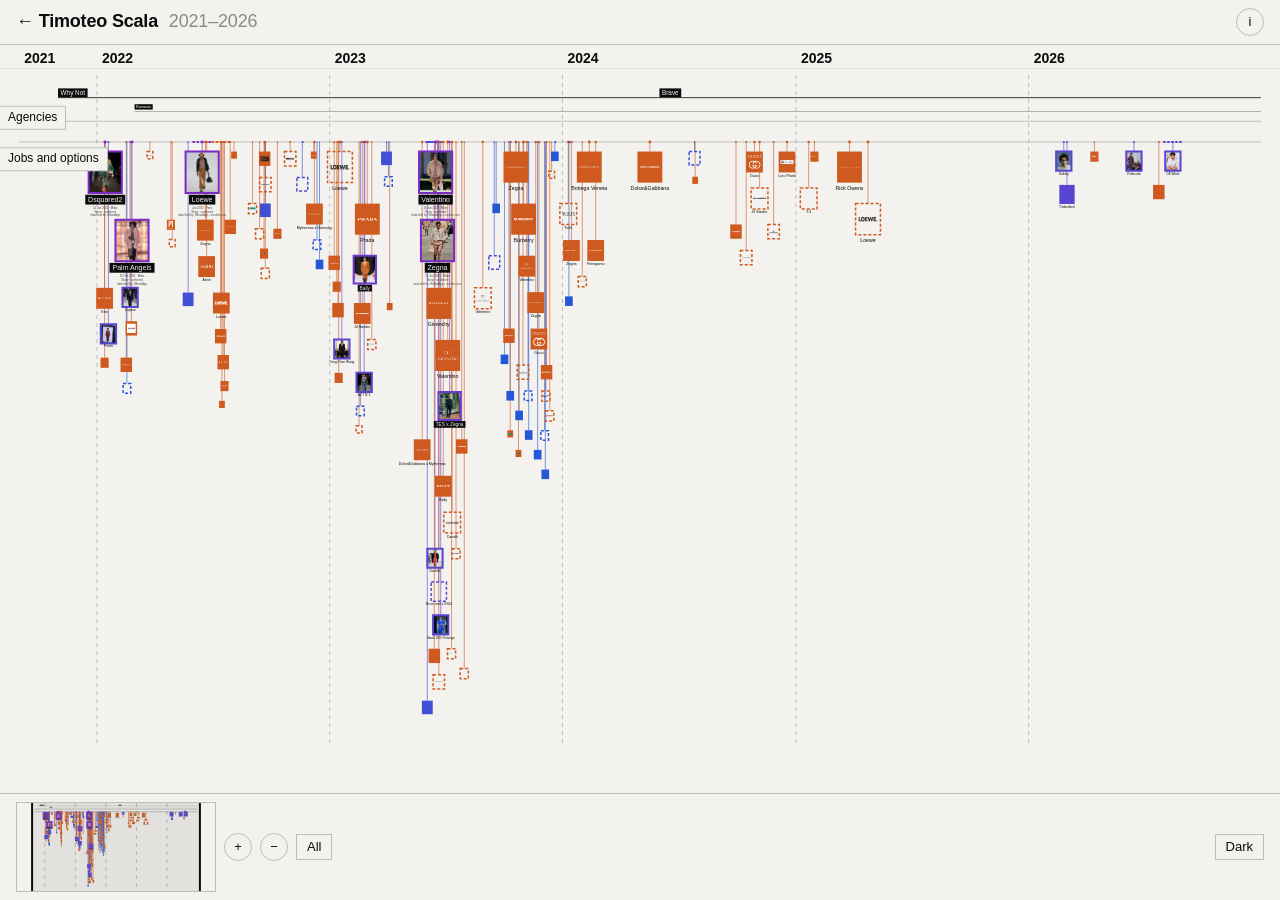
<file: map/index.html>
<!doctype html>
<html lang="en">
<head>
  <meta charset="utf-8">
  <meta name="viewport" content="width=device-width, initial-scale=1">
  <meta name="description" content="Four years of modeling work (2021–2026) on one zoomable map: jobs, castings that went nowhere, Paris, and who holds the data behind each event.">
  <title>Modeling map 2021–2026 — Timoteo Costantini Scala</title>
  <script>document.documentElement.dataset.theme = matchMedia('(prefers-color-scheme: light)').matches ? 'light' : 'dark';</script>
  <link rel="stylesheet" href="story.css">
  <script>if (self !== top) document.write('<style>#back{display:none}</style>')</script>
</head>
<body>
  <header class="bar top">
    <h1><a id="back" href="../projects/modeling.html" style="color:inherit;text-decoration:none" aria-label="Back to the site">←</a> Timoteo Scala <span>2021–2026</span></h1>
    <button id="info-btn" class="round" aria-controls="info" aria-label="How to read the map">i</button>
  </header>

  <main id="map">
    <svg id="map-svg" role="img">
      <g id="view"><g id="world"></g></g>
    </svg>
    <div id="years" aria-hidden="true"></div>
    <div id="lane-names" aria-hidden="true"></div>
    <div id="stage" hidden>
      <video id="stage-video" playsinline controls></video>
      <img id="stage-img" alt="" draggable="false">
      <button id="stage-prev" class="round" aria-label="Previous photo">‹</button>
      <button id="stage-next" class="round" aria-label="Next photo">›</button>
      <p id="stage-count" aria-live="polite"></p>
    </div>
  </main>

  <footer class="bar bottom">
    <svg id="mini" aria-label="Minimap: click to move around"></svg>
    <button id="zoom-in" class="round" aria-label="Zoom in">+</button>
    <button id="zoom-out" class="round" aria-label="Zoom out">−</button>
    <button id="zoom-fit" aria-label="Whole view">All</button>
    <button id="theme"></button>
  </footer>

  <aside id="info" hidden>
    <p class="nums"><b id="n-jobs"></b> jobs · <b id="n-nos"></b> nos · <b id="n-ratio"></b> nos per job</p>
    <ul>
      <li><span class="ramp"><i></i><i></i><i></i><i></i><i></i></span> jobs, from least to most important</li>
      <li><span class="key opt"></span> options and castings that never became jobs</li>
      <li><span class="key hollow"></span> to be verified, or outcome unknown</li>
      <li><span class="key dots"></span> only the month is known</li>
    </ul>
    <p>The bigger the card, the more it counts. Zoom in to read dates, cities and where the data lives.</p>
  </aside>

  <script src="vendor/d3.v7.min.js"></script>
  <script type="module" src="js/story.js"></script>
</body>
</html>
</file>
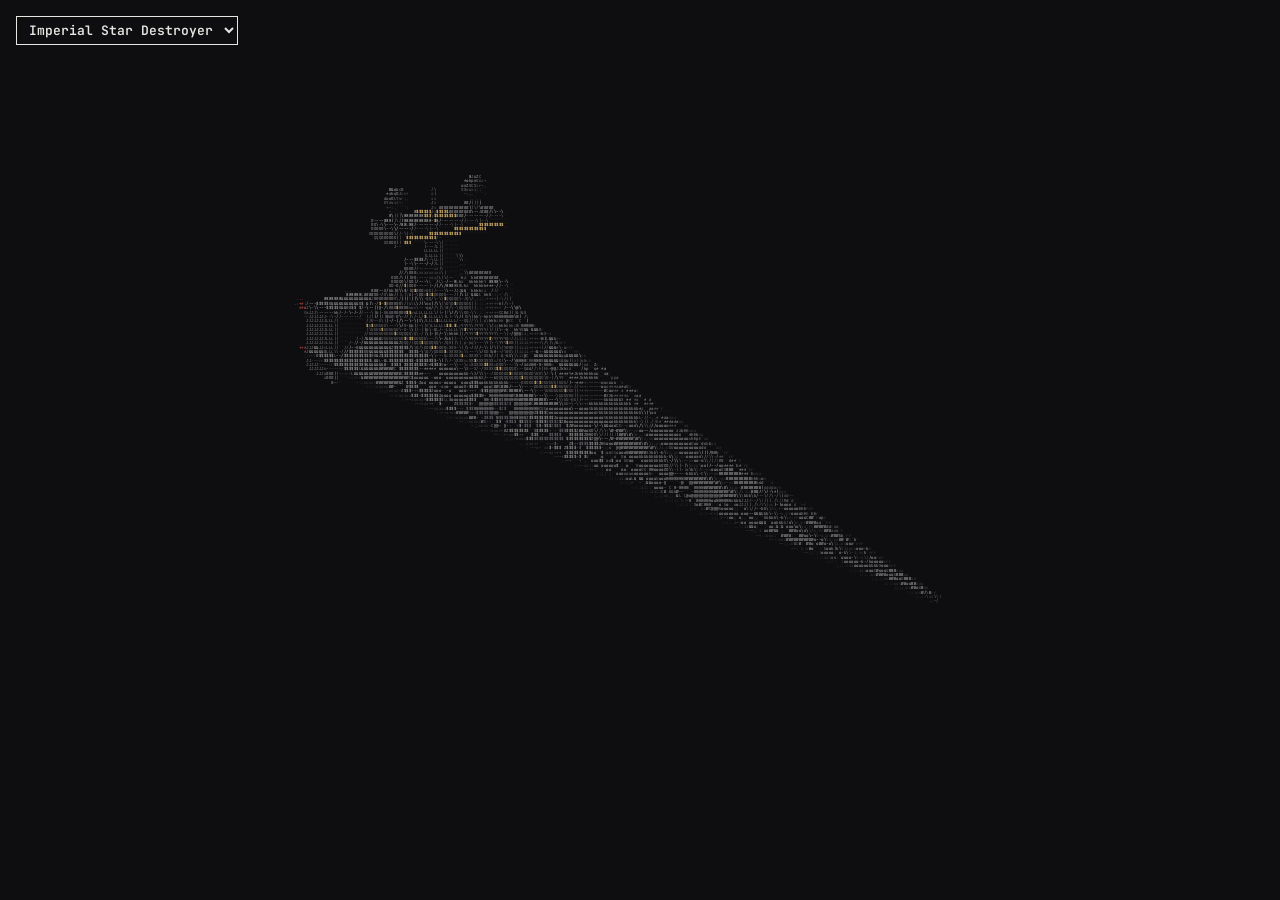
<file: starwars.html>
<!doctype html>
<html data-theme="dark">
<head>
  <meta charset="utf-8">
  <meta name="viewport" content="width=device-width, initial-scale=1">
  <title>Star Wars ships — ASCII turntable</title>
  <link href="https://fonts.googleapis.com/css2?family=JetBrains+Mono:wght@600&display=swap" rel="stylesheet">
  <style>
    :root { --fg: #e8e6e3; --bg: #0e0d10; }
    html, body { margin: 0; height: 100%; background: var(--bg); overflow: hidden; }
  </style>
</head>
<body>
  <script src="js/ships-sw.js"></script>
</body>
</html>
</file>
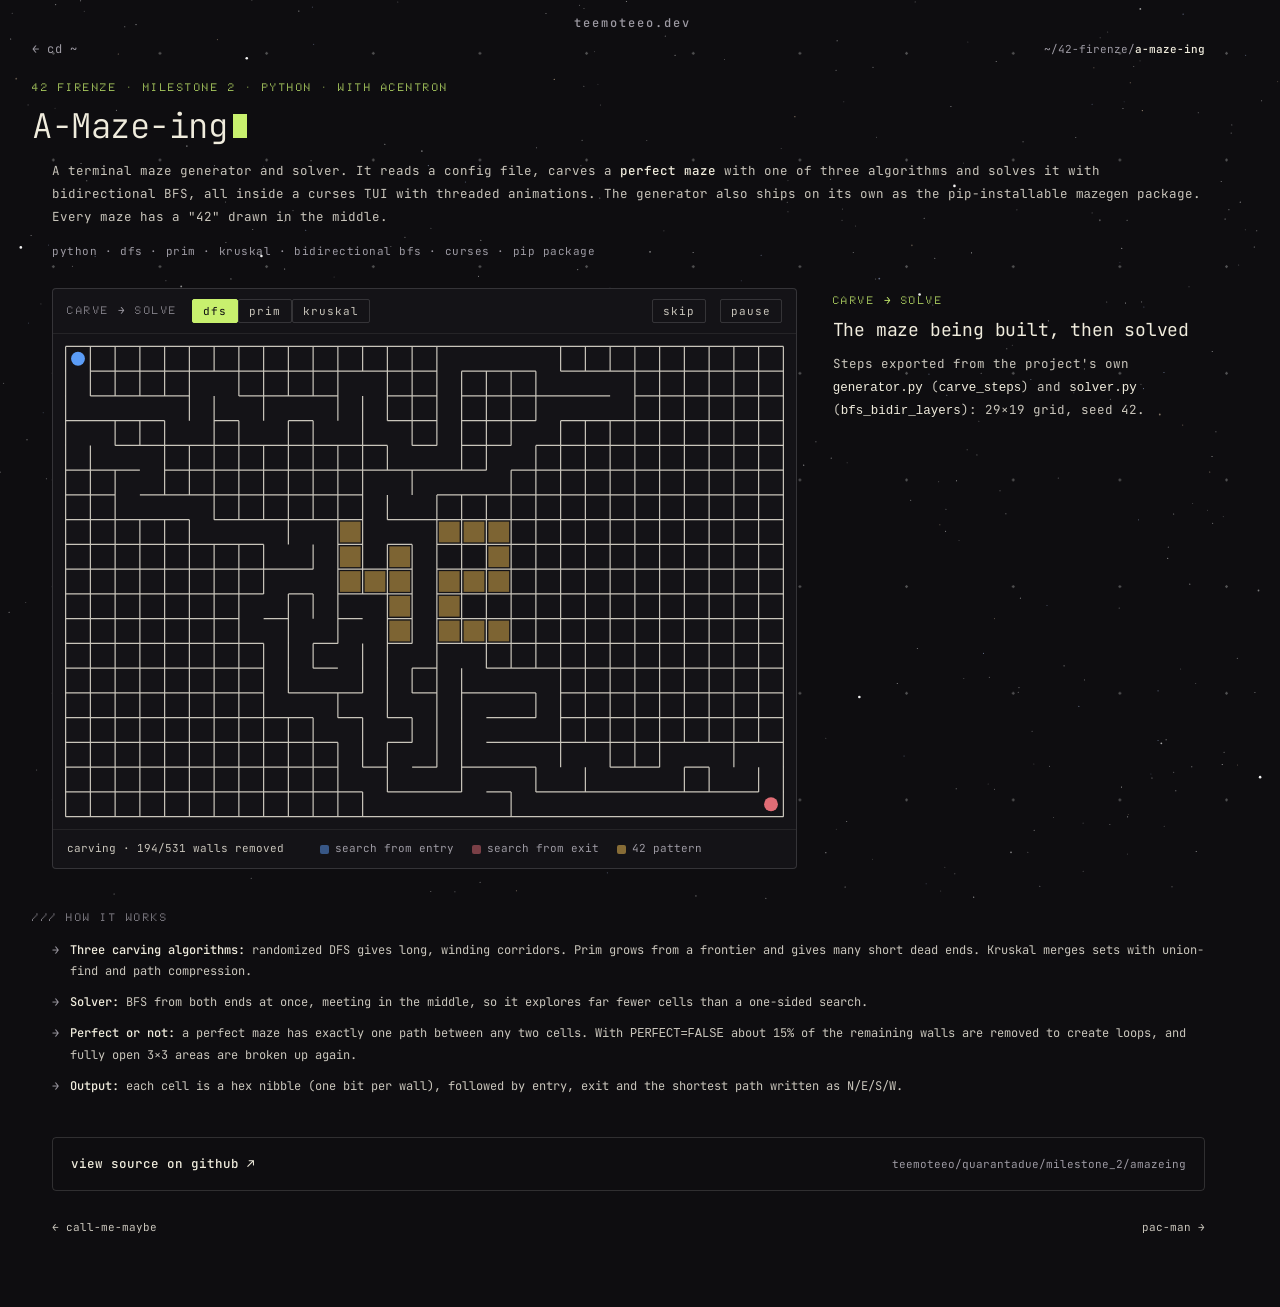
<file: projects/a-maze-ing.html>
<!DOCTYPE html>
<html lang="en">
<head>
  <meta charset="UTF-8">
  <meta name="viewport" content="width=device-width, initial-scale=1.0">
  <title>A-Maze-ing — Timoteo Costantini Scala</title>
  <meta name="description" content="42 firenze · milestone 2 · python · with acentron — project by Timoteo Costantini Scala.">
  <link rel="preconnect" href="https://fonts.googleapis.com">
  <link rel="preconnect" href="https://fonts.gstatic.com" crossorigin>
  <link href="https://fonts.googleapis.com/css2?family=JetBrains+Mono:ital,wght@0,300;0,400;0,500;0,600;1,300&family=Doto:wght@800&display=swap" rel="stylesheet">
  <script>try { if (localStorage.getItem('theme') === 'light') document.documentElement.dataset.theme = 'light'; } catch (e) {}</script>
  <link rel="stylesheet" href="../css/project.css?v=20261126a">
  <style>
.cdx{display:grid;grid-template-columns:1fr 300px}
.cdx-table{border-right:1px solid var(--border)}
.cdx-side{padding:14px;display:flex;flex-direction:column;gap:12px;min-width:0}
.cdx-h{display:block;font-size:9.5px;letter-spacing:2px;text-transform:uppercase;color:var(--fg-muted);margin-bottom:6px}
.cdx-log{font-size:10.5px;line-height:1.75;color:var(--fg-muted);white-space:pre;overflow:hidden;min-height:100px}
.cdx-log .now{color:var(--fg)} .cdx-log .bad{color:var(--red)!important}
.cdx-key{margin-top:auto;display:grid;gap:6px;font-size:10px;color:var(--fg-muted);border-top:1px solid var(--border);padding-top:12px}
.cdx-key div{display:flex;align-items:center;gap:8px}
.cdx-key .usb{width:8px;height:13px;border:1.3px solid;border-radius:2px;flex-shrink:0}
.cdx-key .ring{width:12px;height:12px;border-radius:50%;border:2px solid var(--fg-muted);border-top-color:var(--red);flex-shrink:0}
.cdx-gantt{border-top:1px solid var(--border);padding:12px 14px 4px}
.cdx-gantt canvas{display:block;width:100%;cursor:ew-resize;touch-action:none}
#viz-outcome{font-size:10.5px}
@media(max-width:760px){.cdx{grid-template-columns:1fr}.cdx-table{border-right:0;border-bottom:1px solid var(--border)}.cdx-log{min-height:0}}
.cmm{display:grid;grid-template-columns:1fr 280px;grid-template-rows:auto 1fr;min-height:340px}
.cmm>div{padding:14px}
.cmm>div>span,.cmm-raw>span{display:block;font-size:9.5px;letter-spacing:2px;text-transform:uppercase;color:var(--fg-muted);margin-bottom:8px}
.cmm-req{grid-column:1/-1;border-bottom:1px solid var(--border);font-size:13px;color:var(--fg)}
.cmm-out{border-right:1px solid var(--border)}
.cmm-out pre,.cmm-raw pre{font-family:inherit;font-size:13px;line-height:1.7;white-space:pre-wrap;word-break:break-word;color:var(--fg)}
.cmm-out .inj{color:var(--violet)} .cmm-out .gen{color:var(--teal)} .cmm-out .cur{background:rgba(200,240,110,.18)}
.cmm-out .caret{display:inline-block;width:7px;height:14px;background:var(--teal);vertical-align:-2px;animation:blink 1s step-end infinite}
.cand{display:grid;grid-template-columns:92px 1fr 44px;align-items:center;gap:8px;font-size:11px;margin-bottom:5px}
.cand code{color:var(--fg);white-space:pre;overflow:hidden;text-overflow:ellipsis;background:var(--surface);padding:0 4px;border-radius:2px}
.cand .bar{height:6px;background:var(--border2);border-radius:1px}
.cand .bar i{display:block;height:100%;background:var(--fg-muted)}
.cand .lg-v{color:var(--fg-muted);text-align:right}
.cand.ok .bar i{background:var(--fg-dim)} .cand.pick code{color:var(--bg);background:var(--teal)} .cand.pick .bar i{background:var(--teal)}
.cand.bad code{color:var(--red);text-decoration:line-through;background:transparent} .cand.bad .bar i{background:rgba(224,108,117,.45)}
.cmm-note{font-size:11px;color:var(--fg-muted);line-height:1.7}
.cmm-raw{margin-top:14px;border:1px dashed var(--border2);border-radius:4px;padding:12px 14px}
.cmm-raw pre{color:var(--fg-dim);font-size:12px}
.cmm-raw pre b{color:var(--red);font-weight:400}
@media(max-width:760px){.cmm{grid-template-columns:1fr}.cmm-out{border-right:0;border-bottom:1px solid var(--border)}}
</style>
</head>
<body>
  <main class="pj">
    <div class="pj-top">
      <a href="../index.html">← cd ~</a>
      <a class="pj-domain" href="../index.html">teemoteeo.dev</a>
      <span class="pj-crumb">~/42-firenze/<b>a-maze-ing</b></span>
    </div>

    <header class="pj-head">
      <div class="pj-eyebrow">42 firenze · milestone 2 · python · with acentron</div>
      <h1 class="pj-title">A-Maze-ing</h1>
      <p class="pj-lead">A terminal maze generator and solver. It reads a config file, carves a <strong>perfect maze</strong> with one of three algorithms and solves it with bidirectional BFS, all inside a curses TUI with threaded animations. The generator also ships on its own as the pip-installable <code>mazegen</code> package. Every maze has a "42" drawn in the middle.</p>
      <div class="pj-tags"><span>python</span><span>dfs</span><span>prim</span><span>kruskal</span><span>bidirectional bfs</span><span>curses</span><span>pip package</span></div>
    </header>

    <div class="pj-main">
    <div class="viz">
  <div class="viz-bar"><span class="viz-label">carve → solve</span><span id="viz-algo"></span><span class="grow"></span>
   <button id="viz-skip" class="viz-btn">skip</button><button id="viz-play" class="viz-btn">pause</button></div>
  <div class="viz-stage"><canvas id="viz"></canvas></div>
  <div class="viz-foot"><span id="viz-phase" style="color:var(--fg-dim)"></span><span class="grow"></span><span class="lg"><i style="background:rgba(91,156,246,.5)"></i>search from entry</span><span class="lg"><i style="background:rgba(224,108,117,.5)"></i>search from exit</span><span class="lg"><i style="background:var(--yellow);opacity:.6"></i>42 pattern</span></div>
 </div>
      <aside class="pj-aside"><span class="pj-aside-k">carve → solve</span><h3 class="pj-aside-t">The maze being built, then solved</h3><p class="viz-note">Steps exported from the project's own <code>generator.py</code> (<code>carve_steps</code>) and <code>solver.py</code> (<code>bfs_bidir_layers</code>): 29×19 grid, seed 42.</p></aside>
    </div>

    <section class="pj-sec">
      <h2>how it works</h2>
      <ul class="pj-points"><li><b>Three carving algorithms:</b> randomized DFS gives long, winding corridors. Prim grows from a frontier and gives many short dead ends. Kruskal merges sets with union-find and path compression.</li><li><b>Solver:</b> BFS from both ends at once, meeting in the middle, so it explores far fewer cells than a one-sided search.</li><li><b>Perfect or not:</b> a perfect maze has exactly one path between any two cells. With <code>PERFECT=FALSE</code> about 15% of the remaining walls are removed to create loops, and fully open 3×3 areas are broken up again.</li><li><b>Output:</b> each cell is a hex nibble (one bit per wall), followed by entry, exit and the shortest path written as N/E/S/W.</li></ul>
    </section>

    <a class="pj-repo" href="https://github.com/teemoteeo/quarantadue/tree/main/milestone_2/amazeing" target="_blank" rel="noopener">
      <b>view source on github ↗</b><span>teemoteeo/quarantadue/milestone_2/amazeing</span>
    </a>

    <nav class="pj-nav">
      <a href="call-me-maybe.html">← call-me-maybe</a>
      <a href="pac-man.html">pac-man →</a>
    </nav>
  </main>

  <script src="../js/projects/common.js?v=20261120d"></script>
  <script src="../js/projects/data/amazeing.js?v=20260918c"></script>
  <script src="../js/projects/amazeing.js?v=20260918c"></script>
  <script src="../js/space.js?v=20261118a"></script>
</body>
</html>
</file>
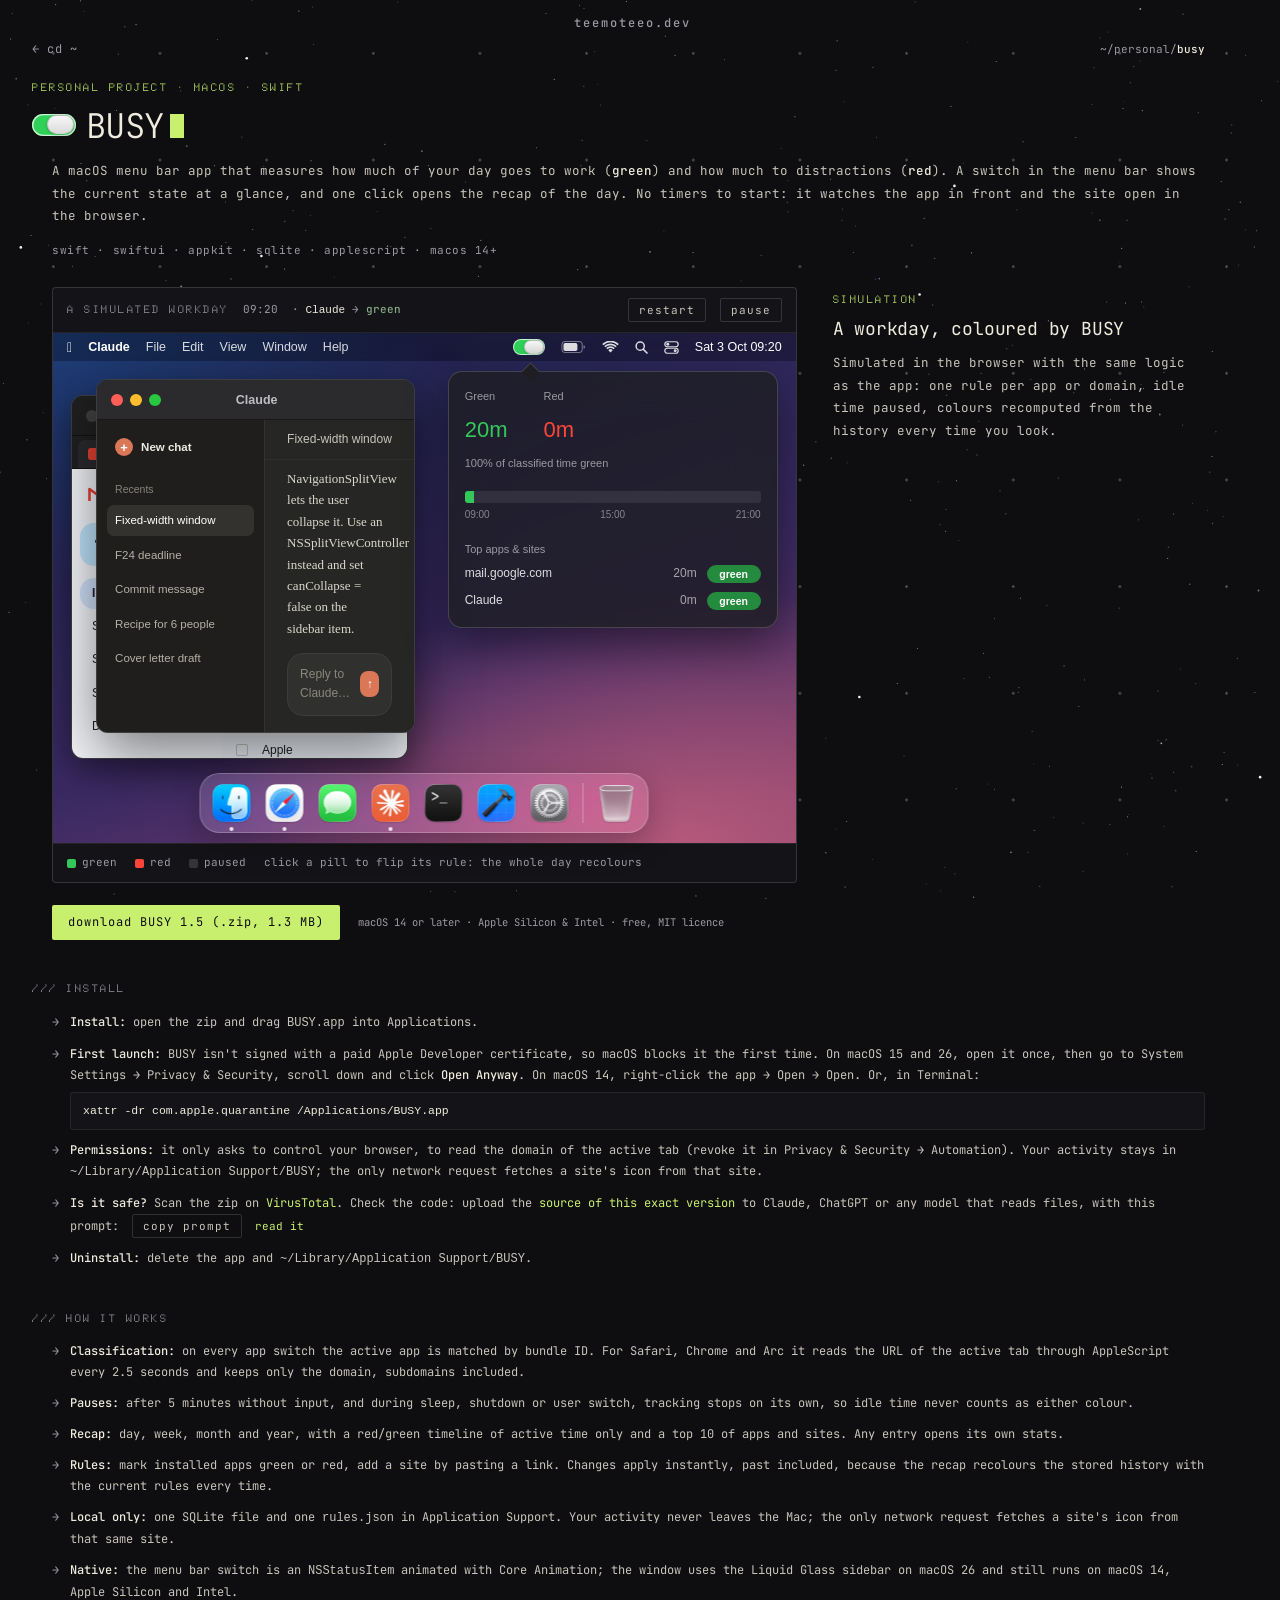
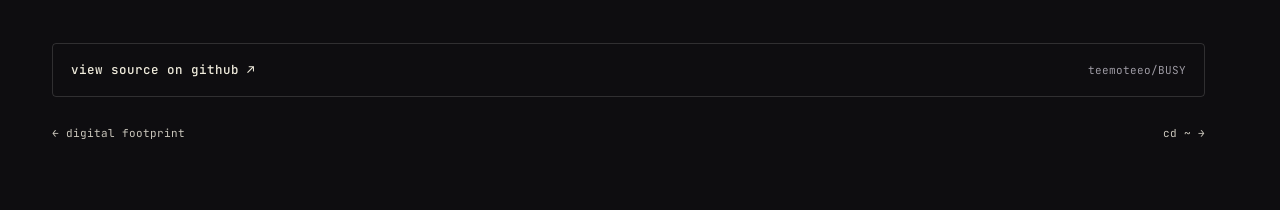
<file: projects/busy.html>
<!DOCTYPE html>
<html lang="en">
<head>
  <meta charset="UTF-8">
  <meta name="viewport" content="width=device-width, initial-scale=1.0">
  <title>BUSY — Timoteo Costantini Scala</title>
  <meta name="description" content="personal project · macos · swift — project by Timoteo Costantini Scala.">
  <link rel="preconnect" href="https://fonts.googleapis.com">
  <link rel="preconnect" href="https://fonts.gstatic.com" crossorigin>
  <link href="https://fonts.googleapis.com/css2?family=JetBrains+Mono:ital,wght@0,300;0,400;0,500;0,600;1,300&family=Doto:wght@800&display=swap" rel="stylesheet">
  <script>try { if (localStorage.getItem('theme') === 'light') document.documentElement.dataset.theme = 'light'; } catch (e) {}</script>
  <link rel="stylesheet" href="../css/project.css?v=20261126a">
  <style>
/* the menu bar switch next to the title, sized with the title text: same easter egg as the home, it turns the light theme on (js/theme.js) */
/* identical to the menu bar switch in BUSY 1.5 (StatusSwitchView): 1pt = .04em, system green/red.
   the 1pt rim is an inset shadow, not a border: borders snap to device pixels and pushed the knob off centre */
.pj-switch{position:relative;display:inline-block;box-sizing:border-box;width:1.28em;height:.64em;padding:0;border:0;box-shadow:inset 0 0 0 .04em rgba(255,255,255,.75);border-radius:999px;background:#30d158;cursor:pointer;transition:background-color .32s cubic-bezier(.25,1,.35,1);margin-right:.3em;vertical-align:.06em;font-size:inherit}
.pj-switch i{position:absolute;top:.04em;bottom:.04em;left:calc(100% - .84em);box-sizing:border-box;width:.8em;border-radius:999px;border:.02em solid rgba(0,0,0,.15);background:linear-gradient(#f7f7f7,#dbdbdb);box-shadow:0 .02em .08em rgba(0,0,0,.25);transition:left .32s cubic-bezier(.25,1,.35,1)}
.pj-switch[aria-checked="true"]{background:#ff453a} .pj-switch[aria-checked="true"] i{left:.04em}
html[data-theme="light"] .pj-switch{background:#34c759} html[data-theme="light"] .pj-switch[aria-checked="true"]{background:#ff3b30}
.pj-switch:focus-visible{outline:2px solid var(--teal);outline-offset:3px}
/* the demo: an approximated macOS desktop */
.bz-screen{position:relative;font-family:-apple-system,BlinkMacSystemFont,"Helvetica Neue",sans-serif;background:radial-gradient(120% 90% at 85% 100%,#b4587a 0%,transparent 55%),radial-gradient(90% 80% at 0% 0%,#1f3f7a 0%,transparent 60%),linear-gradient(160deg,#18224a,#3b2a63 60%,#7a3d6c)}
.bz-menubar{display:flex;align-items:center;gap:16px;height:28px;padding:0 14px;background:rgba(0,0,0,.28);backdrop-filter:blur(20px);-webkit-backdrop-filter:blur(20px);font-size:12.5px;color:#fff}
.bz-menubar .grow{flex:1}
.bz-menubar span{color:rgba(255,255,255,.85)}
.bz-menubar .apple{font-size:14px;color:#fff}
.mb-icons{display:flex;align-items:center;gap:16px;color:#fff}
.mb-icons svg{display:block}
#bz-time{color:#fff;white-space:nowrap}
/* the menu bar switch, 1:1 with StatusSwitchView in BUSY 1.5: 32x16 incl. border, knob 20x14, travel 10, neutral grey in the middle */
.bz-switch{position:relative;box-sizing:border-box;width:32px;height:16px;border-radius:8px;border:1px solid rgba(255,255,255,.75);background:#666;transition:background-color .32s cubic-bezier(.25,1,.35,1);flex-shrink:0}
.bz-switch i{position:absolute;top:0;left:5px;box-sizing:border-box;width:20px;height:14px;border-radius:7px;border:.5px solid rgba(0,0,0,.15);background:linear-gradient(#f7f7f7,#dbdbdb);box-shadow:0 .5px 2px rgba(0,0,0,.25);transition:left .32s cubic-bezier(.25,1,.35,1),translate .32s cubic-bezier(.25,1,.35,1)}
.bz-switch.green{background:#30d158} .bz-switch.green i{left:10px}
.bz-switch.red{background:#ff453a} .bz-switch.red i{left:0}
.bz-area{display:grid;grid-template-columns:minmax(0,1fr) 330px;gap:18px;padding:18px;align-items:start}
.bz-desk{position:relative;height:380px;min-width:0;isolation:isolate}
/* app windows: one per app, all open at once; the one in front is active, the others sit behind */
.mb-menus{display:flex;gap:16px;overflow:hidden;white-space:nowrap}
.bz-area{padding:18px 18px 84px}
.mw{position:absolute;border-radius:12px;overflow:hidden;background:#1e1e20;border:1px solid rgba(255,255,255,.14);box-shadow:0 22px 60px rgba(0,0,0,.5);display:flex;flex-direction:column;color:#e8e8ea;font-size:12px;transition:filter .2s}
.mw.launch{animation:mw-in .3s ease}
@keyframes mw-in{from{opacity:0;transform:scale(.94)}to{opacity:1;transform:none}}
.mw.bg{box-shadow:0 12px 30px rgba(0,0,0,.35)}
.mw.bg .mw-bar{filter:saturate(0) brightness(.75)}
.mw.bg .tl i{background:#55555a!important}
.mw.bg .ptr{opacity:0!important}
.w-Safari{left:0;top:16px;width:94%;height:calc(100% - 16px)}
.w-Claude{left:7%;top:0;width:89%;height:93%}
.w-Terminal{left:14%;top:34px;width:84%;height:calc(100% - 34px)}
.w-Xcode{left:3%;top:6px;width:96%;height:calc(100% - 6px)}
.mw-bar{height:40px;display:flex;align-items:center;gap:12px;padding:0 14px;background:#2b2b2e;border-bottom:1px solid rgba(0,0,0,.45);flex-shrink:0;color:#a9a9ae}
.tl{display:flex;gap:7px;flex-shrink:0} .tl i{width:12px;height:12px;border-radius:50%;background:#ff5f57} .tl i:nth-child(2){background:#febc2e} .tl i:nth-child(3){background:#28c840}
.mw-bar svg{display:block;flex-shrink:0}
.mw-url{flex:1;max-width:380px;margin:0 auto;height:26px;border-radius:8px;background:rgba(255,255,255,.09);color:#ddd;font-size:12px;display:flex;align-items:center;justify-content:center;gap:6px}
.mw-title{flex:1;text-align:center;color:#bdbdc2;font-size:12.5px;font-weight:600;transform:translateX(-30px)}
.mw-body{flex:1;min-height:0;overflow:hidden;position:relative}
.sf-tabs{display:flex;gap:1px;background:#202022;padding:4px 6px 0;flex-shrink:0;border-bottom:1px solid rgba(0,0,0,.45)}
.sf-tabs span{flex:1;max-width:190px;min-width:0;display:flex;align-items:center;gap:6px;padding:5px 10px;border-radius:7px 7px 0 0;font-size:11px;color:#9a9aa0;white-space:nowrap;overflow:hidden;text-overflow:ellipsis;animation:mw-in .25s ease}
.sf-tabs span i{width:12px;height:12px;border-radius:3px;flex-shrink:0;background:var(--c)}
.sf-tabs span.on{background:#2b2b2e;color:#ececf0}
.sf-page{position:absolute;inset:0}
.sf-page[hidden]{display:none}
.mono{font-family:ui-monospace,Menlo,monospace}
/* project.css stretches every svg in a .viz-stage to full width: icons here keep their own size */
.bz-screen svg{width:auto;height:auto}
.bz-screen .ptr{position:absolute;left:0;top:0;width:13px;height:20px;z-index:9;opacity:0;pointer-events:none;transition:transform .6s cubic-bezier(.3,.7,.25,1),opacity .3s;filter:drop-shadow(0 1px 1.5px rgba(0,0,0,.45))}
.pressed{filter:brightness(.82);transform:scale(.97);transition:transform .1s,filter .1s}
.caret{display:inline-block;width:1.5px;height:1.1em;background:currentColor;vertical-align:-.15em;margin-left:1px;animation:blink 1s step-end infinite}
.bz-screen.paused *{animation-play-state:paused!important}
/* lock screen while idle: over the windows, blurred */
.lock{position:absolute;inset:28px 0 0;z-index:3;display:flex;flex-direction:column;align-items:center;justify-content:center;color:#fff;text-shadow:0 2px 14px rgba(0,0,0,.35);background:rgba(20,16,40,.35);backdrop-filter:blur(22px);-webkit-backdrop-filter:blur(22px);opacity:0;pointer-events:none;transition:opacity .5s}
.lock.on{opacity:1}
.lock small{font-size:14px;opacity:.85}
.lock b{font-size:72px;font-weight:600;letter-spacing:-1px;line-height:1.1}
.lock span{opacity:.75;margin-top:10px}
/* dock */
.dock{position:absolute;left:50%;bottom:10px;transform:translateX(-50%);display:flex;align-items:flex-end;gap:7px;padding:6px 8px;border-radius:20px;background:rgba(255,255,255,.16);backdrop-filter:blur(24px) saturate(1.6);-webkit-backdrop-filter:blur(24px) saturate(1.6);border:1px solid rgba(255,255,255,.22);box-shadow:0 10px 30px rgba(0,0,0,.25);z-index:2}
.dock i{position:relative;width:46px;height:46px;display:block}
.dock img{display:block;width:100%;height:100%}
.dock i.run::after{content:'';position:absolute;bottom:-5px;left:50%;width:4px;height:4px;margin-left:-2px;border-radius:50%;background:rgba(255,255,255,.85)}
.dock i.bounce{animation:bounce .5s ease 3}
@keyframes bounce{40%{transform:translateY(-16px)}}
.dock .sep{width:1px;height:40px;background:rgba(255,255,255,.3);margin:0 3px 3px}
.mw.closing{animation:mw-out .25s ease forwards}
@keyframes mw-out{to{opacity:0;transform:scale(.94)}}
/* terminal */
.tm{height:100%;background:#1c1c1c;padding:10px 14px;font-size:11.5px;line-height:1.62;color:#e5e5e5;white-space:pre;display:flex;flex-direction:column;justify-content:flex-end;overflow:hidden}
.tm .p{color:#5ac8fa} .tm .ok{color:#32d74b} .tm .dim{color:#8e8e93} .tm .cc{color:#ff9f6b} .tm .add{color:#32d74b} .tm .del{color:#ff6961}
.tm .cur{display:inline-block;width:7px;height:13px;background:#e5e5e5;vertical-align:-2px;animation:blink 1s step-end infinite}
/* claude */
.cl{display:grid;grid-template-columns:168px 1fr;height:100%;background:#262624;color:#ece9df}
.cl-side{background:#1f1e1d;padding:12px 10px;display:flex;flex-direction:column;gap:4px;font-size:11.5px;color:#b5b1a6;border-right:1px solid #33322f}
.cl-new{display:flex;align-items:center;gap:8px;color:#ece9df;padding:6px 8px;margin-bottom:10px;font-weight:600}
.cl-new i{width:18px;height:18px;border-radius:50%;background:#d97757;display:grid;place-items:center;color:#fff;font-style:normal;font-size:13px;line-height:1}
.cl-side small{color:#87837a;font-size:10.5px;padding:0 8px;margin:4px 0}
.cl-side span{padding:6px 8px;border-radius:7px;white-space:nowrap;overflow:hidden;text-overflow:ellipsis} .cl-side .on{background:#33322f;color:#fff}
.cl-main{display:flex;flex-direction:column;min-width:0;min-height:0}
.cl-head{padding:10px 22px;font-size:12px;color:#c9c5ba;border-bottom:1px solid #2f2e2b}
.cl-thread{flex:1;min-height:0;display:flex;flex-direction:column;justify-content:flex-end;gap:14px;padding:14px 22px;overflow:hidden}
.cl-user{align-self:flex-end;background:#141413;border-radius:14px;padding:9px 13px;max-width:78%;line-height:1.5;animation:msg-in .25s ease}
.cl-ai{line-height:1.65;color:#dcd8cd;max-width:94%;font-family:Georgia,"Times New Roman",serif;font-size:13px}
.cl-spark{color:#d97757;font-size:18px;display:inline-block;animation:spark 1s ease-in-out infinite}
@keyframes spark{50%{transform:rotate(45deg) scale(.8);opacity:.6}}
@keyframes msg-in{from{opacity:0;transform:translateY(6px)}}
.cl-box{margin:0 22px 16px;border:1px solid #3d3c38;border-radius:16px;background:#30302e;padding:11px 12px;display:flex;align-items:center;gap:10px;color:#8a877e}
.cl-box span{flex:1;color:#ece9df;min-height:1.2em}
.cl-box span:empty::before{content:'Reply to Claude…';color:#8a877e}
.cl-send{width:26px;height:26px;border-radius:8px;background:#d97757;color:#fff;display:grid;place-items:center;font-weight:700}
/* gmail */
.gm{display:grid;grid-template-rows:50px 1fr;height:100%;background:#f6f8fc;color:#202124}
.gm-top{display:flex;align-items:center;gap:16px;padding:0 16px}
.gm-logo{display:flex;align-items:center;gap:8px;font-size:17px;color:#5f6368;width:134px}
.gm-search{flex:1;max-width:440px;height:34px;border-radius:17px;background:#e9eef6;display:flex;align-items:center;gap:10px;padding:0 14px;color:#5f6368;font-size:12.5px}
.gm-av{width:28px;height:28px;border-radius:50%;background:#7b61ff;color:#fff;display:grid;place-items:center;font-weight:600;margin-left:auto}
.gm-body{display:grid;grid-template-columns:150px 1fr;min-height:0}
.gm-side{padding:4px 8px;display:flex;flex-direction:column;gap:2px;font-size:12px}
.gm-compose{background:#c2e7ff;border-radius:14px;padding:12px 14px;margin-bottom:10px;font-weight:600;width:max-content}
.gm-side span{padding:6px 12px;border-radius:14px;display:flex;justify-content:space-between}
.gm-side .on{background:#d3e3fd;font-weight:700}
.gm-main{position:relative;background:#fff;border-radius:14px 14px 0 0;overflow:hidden;margin-right:10px}
.gm-tabs{display:flex;border-bottom:1px solid #eceff1;font-size:11.5px;color:#5f6368}
.gm-tabs span{padding:10px 16px} .gm-tabs .on{color:#0b57d0;box-shadow:inset 0 -3px #0b57d0;font-weight:600}
.gm-row{display:grid;grid-template-columns:16px 120px minmax(0,1fr) 44px;gap:10px;align-items:center;height:35px;padding:0 14px;border-bottom:1px solid #f1f3f4;white-space:nowrap;font-size:12px;color:#5f6368;transition:background .2s}
.gm-row b{font-weight:400;overflow:hidden;text-overflow:ellipsis;color:#202124} .gm-row span{overflow:hidden;text-overflow:ellipsis}
.gm-row em{font-style:normal;text-align:right;font-size:11px}
.gm-row i{width:12px;height:12px;border:1.5px solid #c4c7c5;border-radius:2px}
.gm-row.unread{background:#fff} .gm-row.unread b,.gm-row.unread em{font-weight:700;color:#202124}
.gm-row:not(.unread){background:#f2f6fc}
.gm-row.new{animation:gm-new .6s ease}
@keyframes gm-new{from{transform:translateY(-35px);background:#fff8e1}to{background:#fff8e1}}
.gm-read{position:absolute;inset:0;background:#fff;padding:16px 22px;transform:translateX(102%);transition:transform .3s ease;display:flex;flex-direction:column;gap:10px}
.gm-main.reading .gm-read{transform:none}
.gm-back{width:max-content;color:#5f6368;font-size:16px;padding:2px 8px;border-radius:8px}
.gm-read h3{font-size:18px;font-weight:400}
.gm-from{display:flex;align-items:center;gap:10px;font-size:12px} .gm-from i{width:30px;height:30px;border-radius:50%;background:#1a73e8;display:block}
.gm-text{line-height:1.6;color:#3c4043;font-size:12.5px;white-space:pre-line}
/* instagram */
.ig{height:100%;background:#000;display:grid;grid-template-columns:58px 1fr 150px}
.ig-nav{border-right:1px solid #262626;display:flex;flex-direction:column;align-items:center;gap:20px;padding-top:16px;font-size:17px;color:#f5f5f5}
.ig-nav b{font-family:"Snell Roundhand","Brush Script MT",cursive;font-size:20px;font-weight:400}
.ig-view{position:relative;overflow:hidden;display:flex;justify-content:center}
.ig-feed{width:290px;padding-top:12px;will-change:transform}
.ig-stories{display:flex;gap:11px;margin-bottom:16px}
.ig-stories i{width:44px;height:44px;border-radius:50%;padding:2px;background:linear-gradient(45deg,#feda75,#fa7e1e,#d62976,#962fbf);flex-shrink:0}
.ig-stories i::after{content:'';display:block;width:100%;height:100%;border-radius:50%;border:2px solid #000;box-sizing:border-box;background:var(--c,#444)}
.ig-post{margin-bottom:22px}
.ig-head{display:flex;align-items:center;gap:8px;font-weight:600;font-size:12px;margin-bottom:8px}
.ig-head i{width:28px;height:28px;border-radius:50%;background:var(--c);border:2px solid #000;box-shadow:0 0 0 2px #d62976}
.ig-head small{color:#a8a8a8;font-weight:400}
.ig-img{position:relative;height:290px;border-radius:4px;overflow:hidden}
.ig-act{display:flex;gap:14px;font-size:20px;margin:8px 0 4px;line-height:1}
.ig-act .like.on{color:#ff3040;animation:ig-like .3s ease}
.ig-act span:last-child{margin-left:auto}
@keyframes ig-like{50%{transform:scale(1.3)}}
.ig-post p{font-size:11.5px;line-height:1.45;color:#f5f5f5} .ig-post p b{font-weight:600}
.ig-heart{position:absolute;left:50%;top:50%;font-size:96px;color:#fff;line-height:1;animation:ig-pop .9s ease forwards;text-shadow:0 6px 24px rgba(0,0,0,.35)}
@keyframes ig-pop{0%{transform:translate(-50%,-50%) scale(0)}15%{transform:translate(-50%,-50%) scale(1.2)}30%{transform:translate(-50%,-50%) scale(.95)}45%,75%{transform:translate(-50%,-50%) scale(1);opacity:1}100%{transform:translate(-50%,-60%) scale(1);opacity:0}}
.ig-sugg{padding:16px 10px;font-size:11px;color:#a8a8a8;display:flex;flex-direction:column;gap:12px}
.ig-sugg div{display:flex;align-items:center;gap:8px;color:#f5f5f5} .ig-sugg i{width:26px;height:26px;border-radius:50%;background:var(--c)} .ig-sugg em{margin-left:auto;color:#0095f6;font-style:normal;font-weight:600}
/* youtube */
.yt{height:100%;background:#0f0f0f;display:flex;flex-direction:column}
.yt-top{height:44px;display:flex;align-items:center;gap:14px;padding:0 14px;flex-shrink:0}
.yt-logo{display:flex;align-items:center;gap:4px;font-weight:700;font-size:14px;letter-spacing:-.5px;width:140px}
.yt-logo i{width:22px;height:15px;border-radius:4px;background:#f00;position:relative} .yt-logo i::after{content:'';position:absolute;left:8px;top:4px;border-left:7px solid #fff;border-top:3.5px solid transparent;border-bottom:3.5px solid transparent}
.yt-search{flex:1;max-width:340px;height:30px;border:1px solid #303030;border-radius:15px;background:#121212;color:#888;display:flex;align-items:center;padding:0 14px;font-size:12px}
.yt-main{display:grid;grid-template-columns:minmax(0,1fr) 160px;gap:14px;padding:0 14px 14px;min-height:0}
.yt-player{position:relative;aspect-ratio:16/9;border-radius:10px;overflow:hidden;background:#000}
.scene{position:absolute;inset:0;overflow:hidden}
.yt-sky{position:absolute;inset:0;background:linear-gradient(#20325a 0%,#a0577a 45%,#f2a65a 70%,#f7d38a 100%)}
.yt-sun{position:absolute;left:58%;top:36%;width:56px;height:56px;border-radius:50%;background:#ffefc2;box-shadow:0 0 50px 18px rgba(255,214,120,.55);animation:yt-sun 40s linear infinite}
@keyframes yt-sun{to{transform:translateY(40px)}}
.ridge{position:absolute;left:0;bottom:0;width:200%;animation:pan linear infinite}
.ridge.r1{height:46%;background:#6a3f63;clip-path:polygon(0 60%,8% 35%,15% 50%,24% 20%,33% 48%,41% 30%,50% 60%,58% 35%,65% 50%,74% 20%,83% 48%,91% 30%,100% 60%,100% 100%,0 100%);animation-duration:38s;opacity:.85}
.ridge.r2{height:34%;background:#3b2443;clip-path:polygon(0 50%,6% 30%,14% 55%,22% 25%,30% 45%,38% 20%,50% 50%,56% 30%,64% 55%,72% 25%,80% 45%,88% 20%,100% 50%,100% 100%,0 100%);animation-duration:22s}
.ridge.r3{height:18%;background:#1b1022;clip-path:polygon(0 40%,10% 10%,20% 45%,30% 15%,40% 50%,50% 40%,60% 10%,70% 45%,80% 15%,90% 50%,100% 40%,100% 100%,0 100%);animation-duration:12s}
@keyframes pan{to{transform:translateX(-50%)}}
.vctrl{position:absolute;left:0;right:0;bottom:0;padding:22px 12px 8px;background:linear-gradient(transparent,rgba(0,0,0,.7));font-size:11px;color:#fff}
.vbar{height:3px;background:rgba(255,255,255,.3);border-radius:2px;margin-bottom:7px;position:relative} .vbar i{position:absolute;left:0;top:0;bottom:0;background:#f00;border-radius:2px}
.vbar i::after{content:'';position:absolute;right:-5px;top:-4px;width:11px;height:11px;border-radius:50%;background:#f00}
.vrow{display:flex;align-items:center;gap:14px} .vrow .grow{flex:1}
.yt h4{font-size:14px;margin:10px 0 8px;font-weight:600}
.yt-ch{display:flex;align-items:center;gap:10px;font-size:11px;color:#aaa}
.yt-ch i{width:30px;height:30px;border-radius:50%;background:linear-gradient(135deg,#43cea2,#185a9d)}
.yt-ch b{display:block;color:#f1f1f1;font-size:12px}
.yt-sub{background:#f1f1f1;color:#0f0f0f;border-radius:16px;padding:7px 13px;font-weight:600;margin-left:6px}
.yt-pill{margin-left:auto;background:#272727;color:#f1f1f1;border-radius:16px;padding:7px 13px}
.yt-side{display:flex;flex-direction:column;gap:10px;font-size:10.5px}
.yt-side div{display:grid;grid-template-columns:72px 1fr;gap:7px;color:#f1f1f1;line-height:1.35}
.yt-side i{position:relative;height:41px;border-radius:6px;background:var(--c)} .yt-side i::after{content:attr(data-d);position:absolute;right:3px;bottom:3px;background:rgba(0,0,0,.8);font-size:9px;font-style:normal;padding:0 3px;border-radius:3px}
.yt-side small{display:block;color:#aaa;margin-top:2px}
/* netflix */
.nf{position:relative;height:100%;background:#000;overflow:hidden;color:#fff}
.nf .scene{inset:-5%;animation:nf-zoom 26s ease-in-out infinite alternate}
@keyframes nf-zoom{to{transform:scale(1.1) translateX(-2%)}}
.nf-sky{position:absolute;inset:0;background:radial-gradient(60% 50% at 70% 85%,rgba(255,120,60,.35),transparent 70%),linear-gradient(#05070f,#121a33 60%,#2a1f3a)}
.nf-moon{position:absolute;left:18%;top:14%;width:34px;height:34px;border-radius:50%;background:#f4f1e6;box-shadow:0 0 40px 10px rgba(244,241,230,.25)}
.nf-city{position:absolute;left:0;right:0;bottom:0;height:62%;background:#06070c;clip-path:polygon(0 40%,6% 40%,6% 22%,12% 22%,12% 48%,17% 48%,17% 8%,23% 8%,23% 35%,30% 35%,30% 18%,34% 18%,34% 0,40% 0,40% 30%,47% 30%,47% 14%,55% 14%,55% 42%,61% 42%,61% 5%,67% 5%,67% 26%,74% 26%,74% 12%,81% 12%,81% 38%,88% 38%,88% 20%,94% 20%,94% 44%,100% 44%,100% 100%,0 100%)}
.nf-city::after{content:'';position:absolute;inset:0;background-image:radial-gradient(#ffd27a .9px,transparent 1.4px),radial-gradient(#ffe7b0 1.1px,transparent 1.7px),radial-gradient(#9cc8ff .8px,transparent 1.3px);background-size:23px 17px,37px 29px,17px 41px;background-position:0 0,9px 5px,4px 11px;opacity:.5;animation:lights 4s steps(2) infinite}
.nf-back{position:absolute;left:0;right:0;bottom:0;height:72%;background:#0d1124;clip-path:polygon(0 30%,9% 30%,9% 12%,15% 12%,15% 34%,26% 34%,26% 4%,29% 0,32% 4%,32% 26%,44% 26%,44% 16%,52% 16%,52% 36%,70% 36%,70% 10%,78% 10%,78% 30%,90% 30%,90% 18%,100% 18%,100% 100%,0 100%)}
@keyframes lights{50%{opacity:.38;background-position:23px 0,9px 34px,21px 11px}}
.nf-top{position:absolute;top:12px;left:16px;font-size:12px;display:flex;gap:10px;align-items:center;text-shadow:0 1px 3px #000}
.nf-top small{color:#bbb}
.nf-sub{position:absolute;bottom:64px;left:10%;right:10%;text-align:center;font-size:17px;line-height:1.35;text-shadow:0 1px 4px #000,0 0 2px #000;min-height:1.4em}
.nf .vbar i,.nf .vbar i::after{background:#e50914}
/* agenzia entrate */
.ae{position:relative;height:100%;background:#f2f4f7;color:#17324d;overflow:hidden}
.ae-slim{background:#004d99;color:#fff;font-size:10px;padding:4px 20px;opacity:.95}
.ae-top{background:#0066cc;color:#fff;padding:10px 20px;display:flex;align-items:center;gap:12px}
.ae-top b{font-size:16px} .ae-top span{margin-left:auto;font-size:11px;opacity:.9}
.ae-emb{width:30px;height:30px;border-radius:50%;border:2px solid #fff;display:grid;place-items:center;font-size:13px;font-weight:700}
.ae-view{position:absolute;top:84px;left:0;right:0;bottom:0;padding:18px 24px;transition:opacity .3s}
.ae .home,.ae.in .login{opacity:0;pointer-events:none} .ae.in .home{opacity:1}
.ae-card{background:#fff;border-radius:6px;box-shadow:0 1px 3px rgba(0,0,0,.08);padding:16px 18px}
.login .ae-card{width:330px;margin:0 auto;display:flex;flex-direction:column;gap:10px}
.ae h3{font-size:16px;color:#06c}
.ae-tabs{display:flex;gap:6px} .ae-tabs span{flex:1;text-align:center;border:1px solid #c5d1dc;border-radius:4px;padding:5px;font-size:11px} .ae-tabs .on{background:#06c;color:#fff;border-color:#06c}
.ae label{font-size:10.5px;color:#5c6f82;font-weight:600}
.ae-field{border:1px solid #9aa9b8;border-radius:4px;padding:8px 10px;font-family:ui-monospace,Menlo,monospace;font-size:12px;min-height:33px;color:#17324d;background:#fff}
.ae-btn{background:#06c;color:#fff;border-radius:4px;padding:9px 16px;font-weight:600;width:max-content;font-size:12px}
.ae-wait{position:absolute;inset:84px 0 0;background:rgba(242,244,247,.85);display:none;place-items:center}
.ae.wait .ae-wait{display:grid}
.ae-wait i{width:30px;height:30px;border-radius:50%;border:3px solid #c5d1dc;border-top-color:#06c;animation:spin .8s linear infinite}
@keyframes spin{to{transform:rotate(360deg)}}
.home h2{font-size:18px;margin-bottom:12px} .home h2 small{display:block;font-size:11px;color:#5c6f82;font-weight:400;margin-top:2px}
.ae-grid{display:grid;grid-template-columns:1.4fr 1fr;gap:12px}
.ae-grid .ae-card{display:flex;flex-direction:column;gap:6px}
.ae-grid b{font-size:12.5px} .ae-grid p{font-size:11px;color:#5c6f82;line-height:1.45}
.ae-state{font-size:10.5px;font-weight:700;color:#a66300;background:#fff3d6;border-radius:3px;padding:2px 6px;width:max-content}
.ae-state.done{color:#0a7d3e;background:#dcf5e7}
.ae-ok{margin-top:12px;background:#dcf5e7;color:#0a5c2e;border-left:4px solid #0a7d3e;border-radius:4px;padding:10px 12px;font-size:11.5px;display:none;animation:msg-in .3s ease}
.ae.sent .ae-ok{display:block}
/* xcode */
.xc-bar{gap:10px}
.xc-run{width:24px;height:24px;border-radius:6px;display:grid;place-items:center;color:#d0d0d4}
.xc-scheme{font-size:11.5px;color:#c8c8cc;white-space:nowrap}
.xc-status{flex:1;max-width:330px;margin:0 auto;height:24px;border-radius:7px;background:rgba(255,255,255,.07);font-size:11px;color:#c8c8cc;display:flex;align-items:center;justify-content:center;gap:6px;position:relative;overflow:hidden;white-space:nowrap}
.xc-status i{position:absolute;left:0;bottom:0;height:2px;background:#0a84ff;width:0;transition:width .2s}
.xc-status .ok{color:#32d74b}
.xc{display:grid;grid-template-columns:150px 1fr;height:100%}
.xc-side{background:#252527;padding:10px;font-size:11px;line-height:1.9;color:#bbb;border-right:1px solid #111}
.xc-side .on{background:#2f5bb7;color:#fff;border-radius:4px;padding:0 6px;margin:0 -6px;display:block}
.xc-ed{background:#1f1f24;display:grid;grid-template-columns:34px 1fr;grid-template-rows:auto 1fr;font-size:11px;line-height:1.75;min-width:0;overflow:hidden}
.xc-tabs{grid-column:1/-1;background:#252528;border-bottom:1px solid #111;padding:5px 12px;font-size:11px;color:#ddd}
.xc-gut{color:#5d5d66;text-align:right;padding:8px 8px 0 0;white-space:pre}
.xc-code{padding:8px 12px 0;white-space:pre;color:#dfdfe0;overflow:hidden}
.xc-code div.cur{background:rgba(255,255,255,.05)}
.k{color:#fc5fa3} .t{color:#5dd8ff} .s{color:#fc6a5d} .c{color:#6c7986} .n{color:#d0bf69} .f{color:#67b7a4}
/* BUSY popover */
.bz-pop{position:relative;z-index:4;background:rgba(30,30,34,.84);backdrop-filter:blur(26px) saturate(1.5);-webkit-backdrop-filter:blur(26px) saturate(1.5);border:1px solid rgba(255,255,255,.16);border-radius:14px;box-shadow:0 18px 44px rgba(0,0,0,.45);padding:16px;display:flex;flex-direction:column;gap:18px;color:#f2f2f2;margin-top:-8px}
.bz-pop::before{content:'';position:absolute;top:-7px;left:var(--arrow-x,80%);margin-left:-6px;width:12px;height:12px;background:rgba(30,30,34,.95);border-left:1px solid rgba(255,255,255,.16);border-top:1px solid rgba(255,255,255,.16);transform:rotate(45deg)}
.bz-h{display:block;font-size:11px;color:rgba(255,255,255,.55);margin-bottom:6px}
.bz-tot{display:flex;gap:36px}
.bz-tot b{display:block;font-size:22px;font-weight:600}
.bz-tot .green{color:#34c759} .bz-tot .red{color:#ff453a}
#bz-share{font-size:11px;color:rgba(255,255,255,.55);margin-top:-10px}
#bz-tl{position:relative;height:12px;background:rgba(255,255,255,.08);border-radius:3px;overflow:hidden}
#bz-tl i{position:absolute;top:0;bottom:0;transition:background .3s}
#bz-tl i.green{background:#34c759} #bz-tl i.red{background:#ff453a} #bz-tl i.paused{background:rgba(255,255,255,.18)}
.bz-tl-axis{display:flex;justify-content:space-between;font-size:10px;color:rgba(255,255,255,.45);margin-top:4px}
#bz-top{display:grid;gap:8px}
.bz-row{display:grid;grid-template-columns:minmax(0,1fr) 56px 54px;gap:10px;align-items:center;font-size:12px;color:rgba(255,255,255,.85)}
.bz-row span:first-child{overflow:hidden;text-overflow:ellipsis;white-space:nowrap}
.bz-row span:nth-child(2){text-align:right;color:rgba(255,255,255,.6)}
.bz-row[hidden]{display:none}
.bz-pill{font-family:inherit;font-size:10.5px;font-weight:600;border:0;border-radius:9px;padding:3px 0;cursor:pointer;color:#fff}
.bz-pill.green{background:#248a3d} .bz-pill.red{background:#c9342b}
.bz-pill:hover{filter:brightness(1.15)}
#bz-rule code{color:var(--fg)}
b.green{color:var(--green);font-weight:500} b.red{color:var(--red);font-weight:500} b.paused{color:var(--fg-muted);font-weight:500}
.lg i.g{background:#34c759} .lg i.r{background:#ff453a} .lg i.p{background:var(--border2)}
@media(max-width:860px){.dock i{width:36px;height:36px}.bz-area{grid-template-columns:1fr}.bz-desk{height:380px}.bz-pop{margin-top:0}.bz-pop::before{display:none}}
.bz-dl{display:flex;flex-wrap:wrap;align-items:center;gap:10px 18px;margin-top:22px}
.bz-dl a.btn{color:var(--bg);background:var(--teal);text-decoration:none;font-size:12px;letter-spacing:1px;padding:8px 16px;border-radius:2px}
.bz-dl a.btn:hover{opacity:.85}
.bz-dl span{font-size:10.5px;color:var(--fg-muted)}
.bz-cmd{display:block;margin-top:6px;padding:8px 12px;background:var(--bg2);border:1px solid var(--border);border-radius:3px;font-size:11.5px;color:var(--fg);white-space:pre-wrap;overflow-wrap:anywhere}
.pj-points a{color:var(--teal);text-decoration:none} .pj-points a:hover{text-decoration:underline}
#bz-copy{margin:0 6px}
.bz-prompt{display:inline}
.bz-prompt summary{display:inline;cursor:pointer;color:var(--teal);font-size:11px}
.bz-prompt[open]{display:block}
.bz-prompt .bz-cmd{color:var(--fg-dim);margin-top:8px}
  </style>
</head>
<body>
  <main class="pj">
    <div class="pj-top">
      <a href="../index.html">← cd ~</a>
      <a class="pj-domain" href="../index.html">teemoteeo.dev</a>
      <span class="pj-crumb">~/personal/<b>busy</b></span>
    </div>

    <header class="pj-head">
      <div class="pj-eyebrow">personal project · macos · swift</div>
      <h1 class="pj-title"><button class="pj-switch" id="pj-switch" type="button" role="switch" aria-checked="false" aria-label="light theme" title="click me" data-theme-switch><i></i></button>BUSY</h1>
      <p class="pj-lead">A macOS menu bar app that measures how much of your day goes to work (<strong>green</strong>) and how much to distractions (<strong>red</strong>). A switch in the menu bar shows the current state at a glance, and one click opens the recap of the day. No timers to start: it watches the app in front and the site open in the browser.</p>
      <div class="pj-tags"><span>swift</span><span>swiftui</span><span>appkit</span><span>sqlite</span><span>applescript</span><span>macos 14+</span></div>
    </header>

    <div class="pj-main">
    <div class="viz">
      <div class="viz-bar"><span class="viz-label">a simulated workday</span><span id="bz-clock"></span><span id="bz-rule"></span><span class="grow"></span>
        <button id="viz-restart" class="viz-btn">restart</button><button id="viz-play" class="viz-btn">pause</button></div>
      <div class="viz-stage bz-screen">
        <div class="bz-menubar"><span class="apple">&#63743;</span><b id="bz-app"></b><span class="mb-menus" id="bz-menus"></span><span class="grow"></span><span class="bz-switch" id="bz-switch" role="img" aria-label="BUSY switch"><i></i></span><span class="mb-icons" aria-hidden="true"><svg viewBox="0 0 26 13" width="25" height="12"><rect x=".5" y=".5" width="22" height="12" rx="3.2" fill="none" stroke="currentColor" opacity=".55"/><rect x="2.2" y="2.2" width="15" height="8.6" rx="1.8" fill="currentColor"/><path d="M24 4.5v4c.9-.3 1.4-1.1 1.4-2s-.5-1.7-1.4-2z" fill="currentColor" opacity=".55"/></svg><svg viewBox="0 0 18 13" width="17" height="12"><path d="M9 12.4 6.6 9.9a3.4 3.4 0 0 1 4.8 0z" fill="currentColor"/><path d="M4.4 7.7a6.5 6.5 0 0 1 9.2 0l-1.3 1.3a4.6 4.6 0 0 0-6.6 0z" fill="currentColor"/><path d="M2.2 5.5a9.6 9.6 0 0 1 13.6 0l-1.3 1.3a7.8 7.8 0 0 0-11 0z" fill="currentColor"/><path d="M0 3.3a12.7 12.7 0 0 1 18 0l-1.3 1.3a10.9 10.9 0 0 0-15.4 0z" fill="currentColor"/></svg><svg viewBox="0 0 14 14" width="13" height="13"><circle cx="5.6" cy="5.6" r="4.4" fill="none" stroke="currentColor" stroke-width="1.6"/><path d="m8.9 8.9 4 4" stroke="currentColor" stroke-width="1.8" stroke-linecap="round"/></svg><svg viewBox="0 0 16 14" width="15" height="13"><rect x=".8" y=".8" width="14.4" height="5.4" rx="2.7" fill="none" stroke="currentColor" stroke-width="1.3"/><circle cx="4" cy="3.5" r="1.6" fill="currentColor"/><rect x=".8" y="7.8" width="14.4" height="5.4" rx="2.7" fill="none" stroke="currentColor" stroke-width="1.3"/><circle cx="12" cy="10.5" r="1.6" fill="currentColor"/></svg></span><span id="bz-time"></span></div>
        <div class="bz-area">
          <div class="bz-desk" id="bz-desk"></div>
          <div class="bz-pop">
            <div class="bz-tot">
              <div><span class="bz-h">Green</span><b class="green" id="bz-green"></b></div>
              <div><span class="bz-h">Red</span><b class="red" id="bz-red"></b></div>
            </div>
            <div id="bz-share"></div>
            <div><div id="bz-tl"></div><div class="bz-tl-axis" id="bz-axis"></div></div>
            <div><span class="bz-h">Top apps &amp; sites</span><div id="bz-top"></div></div>
          </div>
        </div>
        <div class="dock" id="bz-dock" aria-hidden="true"></div>
        <div class="lock" id="bz-lock"><small>Saturday 3 October</small><b id="bz-away-clock"></b><span>no input for 5 min · tracking paused</span></div>
      </div>
      <div class="viz-foot"><span class="lg"><i class="g"></i>green</span><span class="lg"><i class="r"></i>red</span><span class="lg"><i class="p"></i>paused</span><span>click a pill to flip its rule: the whole day recolours</span></div>
    </div>
      <aside class="pj-aside"><span class="pj-aside-k">simulation</span><h3 class="pj-aside-t">A workday, coloured by BUSY</h3><p class="viz-note">Simulated in the browser with the same logic as the app: one rule per app or domain, idle time paused, colours recomputed from the history every time you look.</p></aside>
    </div>

    <div class="bz-dl">
      <a class="btn" href="../downloads/BUSY.zip" download>download BUSY 1.5 (.zip, 1.3 MB)</a>
      <span>macOS 14 or later · Apple Silicon &amp; Intel · free, MIT licence</span>
    </div>

    <section class="pj-sec">
      <h2>install</h2>
      <ul class="pj-points">
        <li><b>Install:</b> open the zip and drag <code>BUSY.app</code> into Applications.</li>
        <li><b>First launch:</b> BUSY isn't signed with a paid Apple Developer certificate, so macOS blocks it the first time. On macOS 15 and 26, open it once, then go to System Settings → Privacy &amp; Security, scroll down and click <b>Open Anyway</b>. On macOS 14, right-click the app → Open → Open. Or, in Terminal:<code class="bz-cmd">xattr -dr com.apple.quarantine /Applications/BUSY.app</code></li>
        <li><b>Permissions:</b> it only asks to control your browser, to read the domain of the active tab (revoke it in Privacy &amp; Security → Automation). Your activity stays in <code>~/Library/Application Support/BUSY</code>; the only network request fetches a site's icon from that site.</li>
        <li><b>Is it safe?</b> Scan the zip on <a href="https://www.virustotal.com/gui/home/upload" target="_blank" rel="noopener">VirusTotal</a>. Check the code: upload the <a href="https://github.com/teemoteeo/BUSY/archive/55e9fa9.zip">source of this exact version</a> to Claude, ChatGPT or any model that reads files, with this prompt:
          <button class="viz-btn" id="bz-copy" type="button">copy prompt</button>
          <details class="bz-prompt"><summary>read it</summary><code class="bz-cmd" id="bz-prompt-text">I'm about to install a macOS app called BUSY, made by a developer I don't know. The attached zip is its full source code. Act as a skeptical security reviewer: don't assume it's safe, and look for anything that could harm me or my privacy.

1. List every network request the code makes: the destination, when it happens, and exactly what data is sent.
2. List every file it reads or writes, every permission it asks macOS for, and every entitlement in the project.
3. Check whether it runs shell commands, downloads or executes code, records keystrokes, screen content, passwords, messages or full browsing history, or sends anything to the developer.
4. Point out any obfuscated, hidden, unused or suspicious code, and anything that doesn't match what the app claims to do (measure time spent on apps and websites, stored locally).

Quote the file and line for every finding. If you can't verify something from the code, say so instead of guessing. End with a one-line verdict: safe to install, safe with caveats, or don't install, and why.</code></details></li>
        <li><b>Uninstall:</b> delete the app and <code>~/Library/Application Support/BUSY</code>.</li>
      </ul>
    </section>

    <section class="pj-sec">
      <h2>how it works</h2>
      <ul class="pj-points"><li><b>Classification:</b> on every app switch the active app is matched by bundle ID. For Safari, Chrome and Arc it reads the URL of the active tab through AppleScript every 2.5 seconds and keeps only the domain, subdomains included.</li><li><b>Pauses:</b> after 5 minutes without input, and during sleep, shutdown or user switch, tracking stops on its own, so idle time never counts as either colour.</li><li><b>Recap:</b> day, week, month and year, with a red/green timeline of active time only and a top 10 of apps and sites. Any entry opens its own stats.</li><li><b>Rules:</b> mark installed apps green or red, add a site by pasting a link. Changes apply instantly, past included, because the recap recolours the stored history with the current rules every time.</li><li><b>Local only:</b> one SQLite file and one <code>rules.json</code> in Application Support. Your activity never leaves the Mac; the only network request fetches a site's icon from that same site.</li><li><b>Native:</b> the menu bar switch is an <code>NSStatusItem</code> animated with Core Animation; the window uses the Liquid Glass sidebar on macOS 26 and still runs on macOS 14, Apple Silicon and Intel.</li></ul>
    </section>

    <a class="pj-repo" href="https://github.com/teemoteeo/BUSY" target="_blank" rel="noopener">
      <b>view source on github ↗</b><span>teemoteeo/BUSY</span>
    </a>

    <nav class="pj-nav">
      <a href="footprint.html">← digital footprint</a>
      <a href="../index.html">cd ~ →</a>
    </nav>
  </main>

  <script src="../js/projects/busy.js?v=20261003i"></script>
  <script>
    document.getElementById('bz-copy').onclick = e => {
      navigator.clipboard.writeText(document.getElementById('bz-prompt-text').textContent)
        .then(() => { e.target.textContent = 'copied'; setTimeout(() => { e.target.textContent = 'copy prompt'; }, 1500); });
    };
  </script>
  <script src="../js/theme.js?v=20261120c"></script>
  <script src="../js/space.js?v=20261118a"></script>
</body>
</html>
</file>
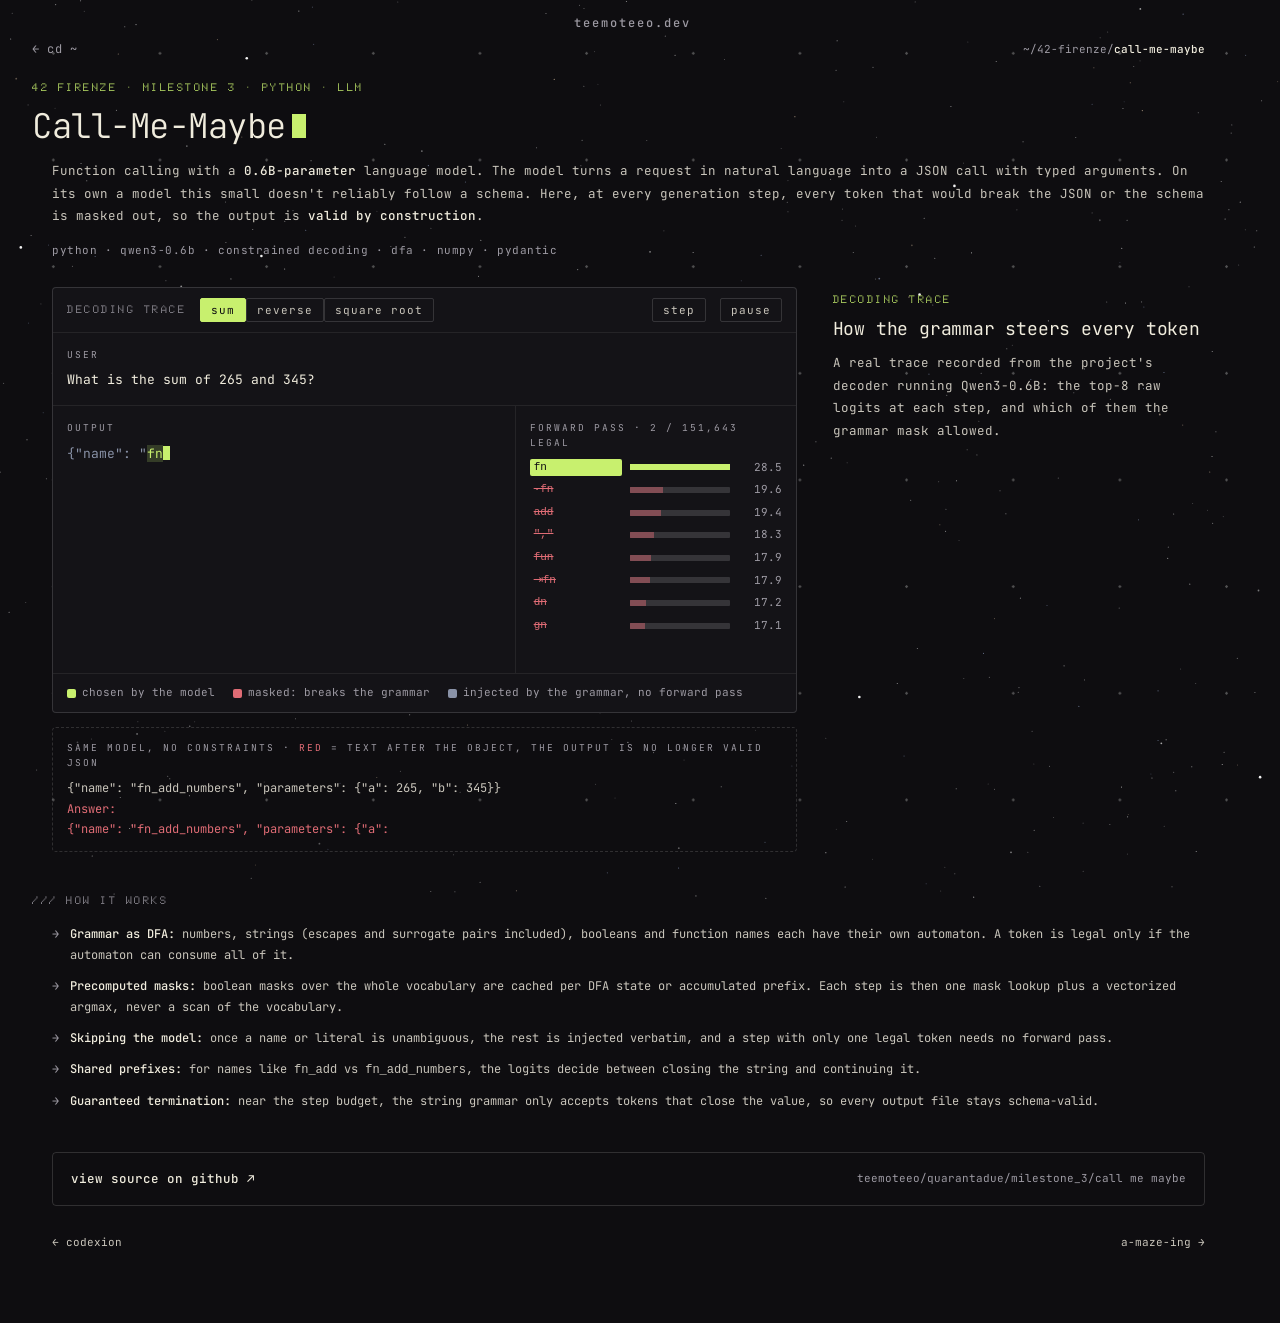
<file: projects/call-me-maybe.html>
<!DOCTYPE html>
<html lang="en">
<head>
  <meta charset="UTF-8">
  <meta name="viewport" content="width=device-width, initial-scale=1.0">
  <title>Call-Me-Maybe — Timoteo Costantini Scala</title>
  <meta name="description" content="42 firenze · milestone 3 · python · llm — project by Timoteo Costantini Scala.">
  <link rel="preconnect" href="https://fonts.googleapis.com">
  <link rel="preconnect" href="https://fonts.gstatic.com" crossorigin>
  <link href="https://fonts.googleapis.com/css2?family=JetBrains+Mono:ital,wght@0,300;0,400;0,500;0,600;1,300&family=Doto:wght@800&display=swap" rel="stylesheet">
  <script>try { if (localStorage.getItem('theme') === 'light') document.documentElement.dataset.theme = 'light'; } catch (e) {}</script>
  <link rel="stylesheet" href="../css/project.css?v=20261126a">
  <style>
.cdx{display:grid;grid-template-columns:1fr 300px}
.cdx-table{border-right:1px solid var(--border)}
.cdx-side{padding:14px;display:flex;flex-direction:column;gap:12px;min-width:0}
.cdx-h{display:block;font-size:9.5px;letter-spacing:2px;text-transform:uppercase;color:var(--fg-muted);margin-bottom:6px}
.cdx-log{font-size:10.5px;line-height:1.75;color:var(--fg-muted);white-space:pre;overflow:hidden;min-height:100px}
.cdx-log .now{color:var(--fg)} .cdx-log .bad{color:var(--red)!important}
.cdx-key{margin-top:auto;display:grid;gap:6px;font-size:10px;color:var(--fg-muted);border-top:1px solid var(--border);padding-top:12px}
.cdx-key div{display:flex;align-items:center;gap:8px}
.cdx-key .usb{width:8px;height:13px;border:1.3px solid;border-radius:2px;flex-shrink:0}
.cdx-key .ring{width:12px;height:12px;border-radius:50%;border:2px solid var(--fg-muted);border-top-color:var(--red);flex-shrink:0}
.cdx-gantt{border-top:1px solid var(--border);padding:12px 14px 4px}
.cdx-gantt canvas{display:block;width:100%;cursor:ew-resize;touch-action:none}
#viz-outcome{font-size:10.5px}
@media(max-width:760px){.cdx{grid-template-columns:1fr}.cdx-table{border-right:0;border-bottom:1px solid var(--border)}.cdx-log{min-height:0}}
.cmm{display:grid;grid-template-columns:1fr 280px;grid-template-rows:auto 1fr;min-height:340px}
.cmm>div{padding:14px}
.cmm>div>span,.cmm-raw>span{display:block;font-size:9.5px;letter-spacing:2px;text-transform:uppercase;color:var(--fg-muted);margin-bottom:8px}
.cmm-req{grid-column:1/-1;border-bottom:1px solid var(--border);font-size:13px;color:var(--fg)}
.cmm-out{border-right:1px solid var(--border)}
.cmm-out pre,.cmm-raw pre{font-family:inherit;font-size:13px;line-height:1.7;white-space:pre-wrap;word-break:break-word;color:var(--fg)}
.cmm-out .inj{color:var(--violet)} .cmm-out .gen{color:var(--teal)} .cmm-out .cur{background:rgba(200,240,110,.18)}
.cmm-out .caret{display:inline-block;width:7px;height:14px;background:var(--teal);vertical-align:-2px;animation:blink 1s step-end infinite}
.cand{display:grid;grid-template-columns:92px 1fr 44px;align-items:center;gap:8px;font-size:11px;margin-bottom:5px}
.cand code{color:var(--fg);white-space:pre;overflow:hidden;text-overflow:ellipsis;background:var(--surface);padding:0 4px;border-radius:2px}
.cand .bar{height:6px;background:var(--border2);border-radius:1px}
.cand .bar i{display:block;height:100%;background:var(--fg-muted)}
.cand .lg-v{color:var(--fg-muted);text-align:right}
.cand.ok .bar i{background:var(--fg-dim)} .cand.pick code{color:var(--bg);background:var(--teal)} .cand.pick .bar i{background:var(--teal)}
.cand.bad code{color:var(--red);text-decoration:line-through;background:transparent} .cand.bad .bar i{background:rgba(224,108,117,.45)}
.cmm-note{font-size:11px;color:var(--fg-muted);line-height:1.7}
.cmm-raw{margin-top:14px;border:1px dashed var(--border2);border-radius:4px;padding:12px 14px}
.cmm-raw pre{color:var(--fg-dim);font-size:12px}
.cmm-raw pre b{color:var(--red);font-weight:400}
@media(max-width:760px){.cmm{grid-template-columns:1fr}.cmm-out{border-right:0;border-bottom:1px solid var(--border)}}
</style>
</head>
<body>
  <main class="pj">
    <div class="pj-top">
      <a href="../index.html">← cd ~</a>
      <a class="pj-domain" href="../index.html">teemoteeo.dev</a>
      <span class="pj-crumb">~/42-firenze/<b>call-me-maybe</b></span>
    </div>

    <header class="pj-head">
      <div class="pj-eyebrow">42 firenze · milestone 3 · python · llm</div>
      <h1 class="pj-title">Call-Me-Maybe</h1>
      <p class="pj-lead">Function calling with a <strong>0.6B-parameter</strong> language model. The model turns a request in natural language into a JSON call with typed arguments. On its own a model this small doesn't reliably follow a schema. Here, at every generation step, every token that would break the JSON or the schema is masked out, so the output is <strong>valid by construction</strong>.</p>
      <div class="pj-tags"><span>python</span><span>qwen3-0.6b</span><span>constrained decoding</span><span>dfa</span><span>numpy</span><span>pydantic</span></div>
    </header>

    <div class="pj-main">
  <div class="pj-left">
    <div class="viz">
  <div class="viz-bar"><span class="viz-label">decoding trace</span><span id="viz-prompt"></span><span class="grow"></span>
   <button id="viz-step" class="viz-btn">step</button><button id="viz-play" class="viz-btn">pause</button></div>
  <div class="viz-stage cmm">
   <div class="cmm-req"><span>user</span><div id="cmm-prompt"></div></div>
   <div class="cmm-out"><span>output</span><pre id="cmm-json"></pre></div>
   <div class="cmm-cands"><span id="cmm-kind">candidates</span><div id="cmm-list"></div></div>
  </div>
  <div class="viz-foot"><span class="lg"><i style="background:var(--teal)"></i>chosen by the model</span><span class="lg"><i style="background:var(--red)"></i>masked: breaks the grammar</span><span class="lg"><i style="background:var(--violet)"></i>injected by the grammar, no forward pass</span></div>
 </div>
 <div class="cmm-raw"><span>same model, no constraints · <b style="color:var(--red);font-weight:400">red</b> = text after the object, the output is no longer valid json</span><pre id="cmm-raw"></pre></div>
  </div>
      <aside class="pj-aside"><span class="pj-aside-k">decoding trace</span><h3 class="pj-aside-t">How the grammar steers every token</h3><p class="viz-note">A real trace recorded from the project's decoder running Qwen3-0.6B: the top-8 raw logits at each step, and which of them the grammar mask allowed.</p></aside>
    </div>

    <section class="pj-sec">
      <h2>how it works</h2>
      <ul class="pj-points"><li><b>Grammar as DFA:</b> numbers, strings (escapes and surrogate pairs included), booleans and function names each have their own automaton. A token is legal only if the automaton can consume all of it.</li><li><b>Precomputed masks:</b> boolean masks over the whole vocabulary are cached per DFA state or accumulated prefix. Each step is then one mask lookup plus a vectorized argmax, never a scan of the vocabulary.</li><li><b>Skipping the model:</b> once a name or literal is unambiguous, the rest is injected verbatim, and a step with only one legal token needs no forward pass.</li><li><b>Shared prefixes:</b> for names like <code>fn_add</code> vs <code>fn_add_numbers</code>, the logits decide between closing the string and continuing it.</li><li><b>Guaranteed termination:</b> near the step budget, the string grammar only accepts tokens that close the value, so every output file stays schema-valid.</li></ul>
    </section>

    <a class="pj-repo" href="https://github.com/teemoteeo/quarantadue/tree/main/milestone_3/call%20me%20maybe" target="_blank" rel="noopener">
      <b>view source on github ↗</b><span>teemoteeo/quarantadue/milestone_3/call me maybe</span>
    </a>

    <nav class="pj-nav">
      <a href="codexion.html">← codexion</a>
      <a href="a-maze-ing.html">a-maze-ing →</a>
    </nav>
  </main>

  <script src="../js/projects/common.js?v=20261120d"></script>
  <script src="../js/projects/data/callmemaybe.js?v=20260918c"></script>
  <script src="../js/projects/callmemaybe.js?v=20260918c"></script>
  <script src="../js/space.js?v=20261118a"></script>
</body>
</html>
</file>
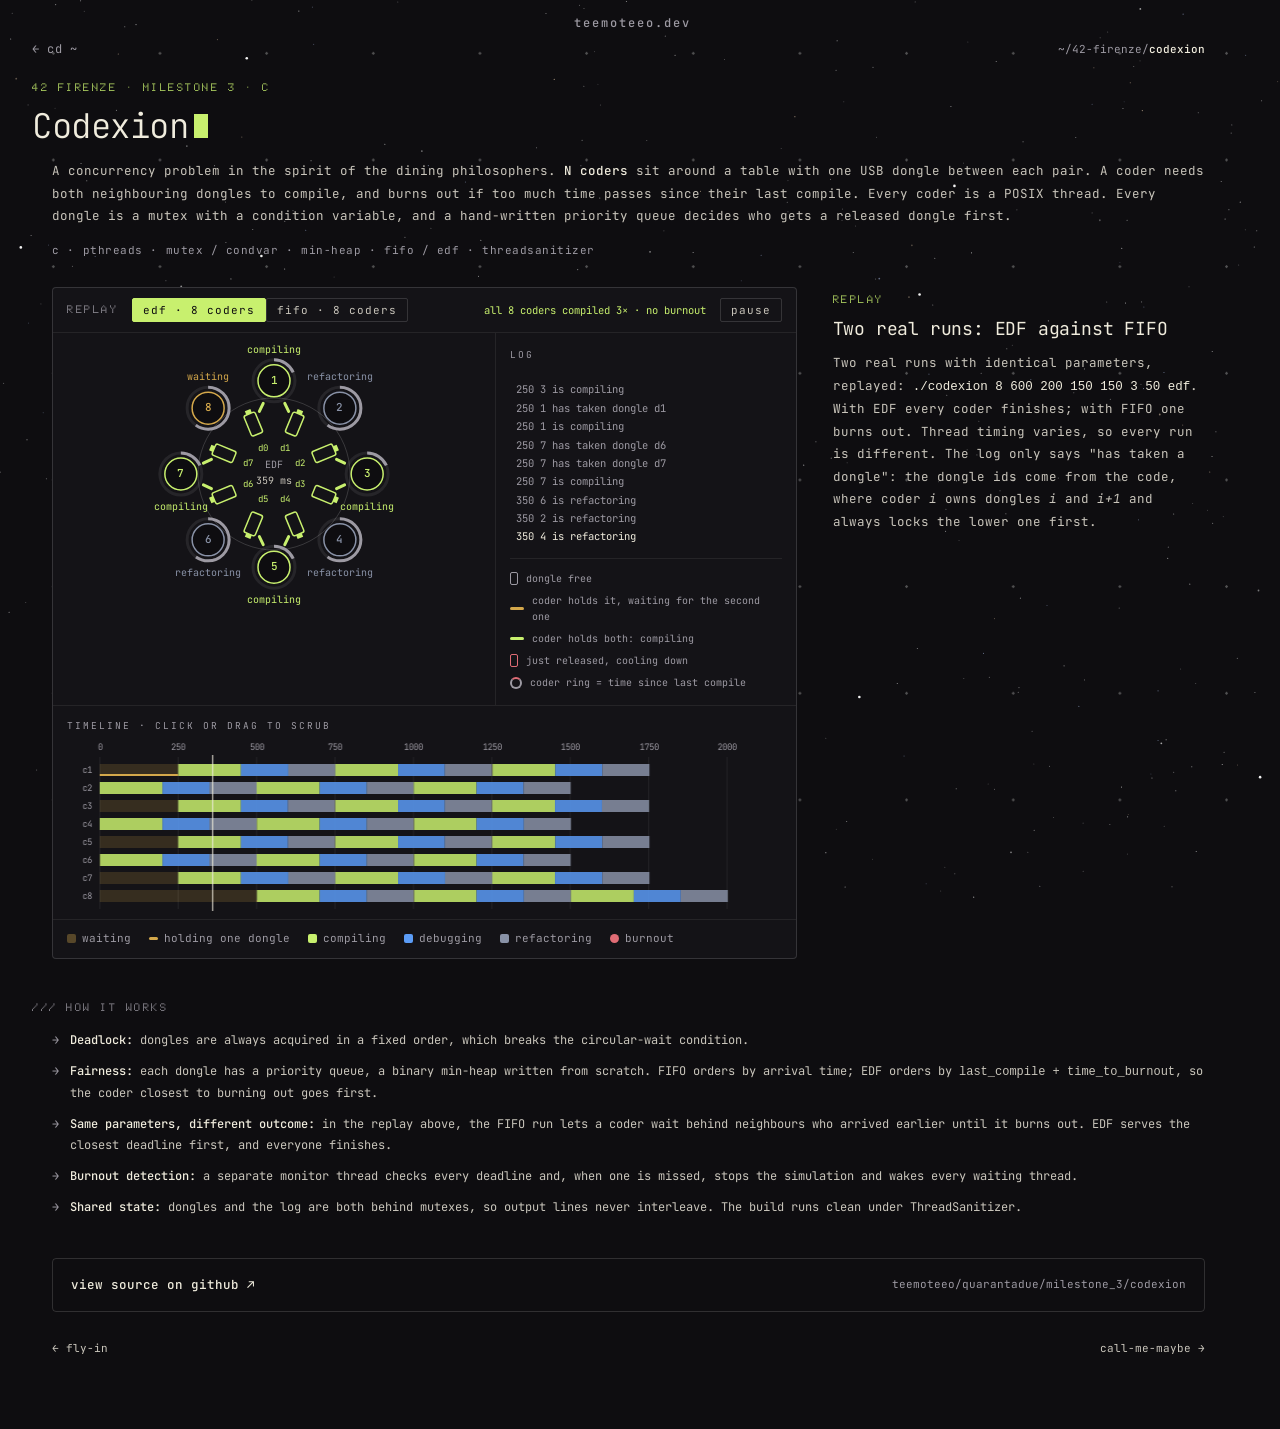
<file: projects/codexion.html>
<!DOCTYPE html>
<html lang="en">
<head>
  <meta charset="UTF-8">
  <meta name="viewport" content="width=device-width, initial-scale=1.0">
  <title>Codexion — Timoteo Costantini Scala</title>
  <meta name="description" content="42 firenze · milestone 3 · c — project by Timoteo Costantini Scala.">
  <link rel="preconnect" href="https://fonts.googleapis.com">
  <link rel="preconnect" href="https://fonts.gstatic.com" crossorigin>
  <link href="https://fonts.googleapis.com/css2?family=JetBrains+Mono:ital,wght@0,300;0,400;0,500;0,600;1,300&family=Doto:wght@800&display=swap" rel="stylesheet">
  <script>try { if (localStorage.getItem('theme') === 'light') document.documentElement.dataset.theme = 'light'; } catch (e) {}</script>
  <link rel="stylesheet" href="../css/project.css?v=20261126a">
  <style>
.cdx{display:grid;grid-template-columns:1fr 300px}
.cdx-table{border-right:1px solid var(--border)}
.cdx-side{padding:14px;display:flex;flex-direction:column;gap:12px;min-width:0}
.cdx-h{display:block;font-size:9.5px;letter-spacing:2px;text-transform:uppercase;color:var(--fg-muted);margin-bottom:6px}
.cdx-log{font-size:10.5px;line-height:1.75;color:var(--fg-muted);white-space:pre;overflow:hidden;min-height:100px}
.cdx-log .now{color:var(--fg)} .cdx-log .bad{color:var(--red)!important}
.cdx-key{margin-top:auto;display:grid;gap:6px;font-size:10px;color:var(--fg-muted);border-top:1px solid var(--border);padding-top:12px}
.cdx-key div{display:flex;align-items:center;gap:8px}
.cdx-key .usb{width:8px;height:13px;border:1.3px solid;border-radius:2px;flex-shrink:0}
.cdx-key .ln{width:14px;height:3px;border-radius:2px;flex-shrink:0}
.cdx-key .ring{width:12px;height:12px;border-radius:50%;border:2px solid var(--fg-muted);border-top-color:var(--red);flex-shrink:0}
.cdx-gantt{border-top:1px solid var(--border);padding:12px 14px 4px}
.cdx-gantt canvas{display:block;width:100%;cursor:ew-resize;touch-action:none}
#viz-outcome{font-size:10.5px}
@media(max-width:760px){.cdx{grid-template-columns:1fr}.cdx-table{border-right:0;border-bottom:1px solid var(--border)}.cdx-log{min-height:0}}
.cmm{display:grid;grid-template-columns:1fr 280px;grid-template-rows:auto 1fr;min-height:340px}
.cmm>div{padding:14px}
.cmm>div>span,.cmm-raw>span{display:block;font-size:9.5px;letter-spacing:2px;text-transform:uppercase;color:var(--fg-muted);margin-bottom:8px}
.cmm-req{grid-column:1/-1;border-bottom:1px solid var(--border);font-size:13px;color:var(--fg)}
.cmm-out{border-right:1px solid var(--border)}
.cmm-out pre,.cmm-raw pre{font-family:inherit;font-size:13px;line-height:1.7;white-space:pre-wrap;word-break:break-word;color:var(--fg)}
.cmm-out .inj{color:var(--violet)} .cmm-out .gen{color:var(--teal)} .cmm-out .cur{background:rgba(200,240,110,.18)}
.cmm-out .caret{display:inline-block;width:7px;height:14px;background:var(--teal);vertical-align:-2px;animation:blink 1s step-end infinite}
.cand{display:grid;grid-template-columns:92px 1fr 44px;align-items:center;gap:8px;font-size:11px;margin-bottom:5px}
.cand code{color:var(--fg);white-space:pre;overflow:hidden;text-overflow:ellipsis;background:var(--surface);padding:0 4px;border-radius:2px}
.cand .bar{height:6px;background:var(--border2);border-radius:1px}
.cand .bar i{display:block;height:100%;background:var(--fg-muted)}
.cand .lg-v{color:var(--fg-muted);text-align:right}
.cand.ok .bar i{background:var(--fg-dim)} .cand.pick code{color:var(--bg);background:var(--teal)} .cand.pick .bar i{background:var(--teal)}
.cand.bad code{color:var(--red);text-decoration:line-through;background:transparent} .cand.bad .bar i{background:rgba(224,108,117,.45)}
.cmm-note{font-size:11px;color:var(--fg-muted);line-height:1.7}
.cmm-raw{margin-top:14px;border:1px dashed var(--border2);border-radius:4px;padding:12px 14px}
.cmm-raw pre{color:var(--fg-dim);font-size:12px}
.cmm-raw pre b{color:var(--red);font-weight:400}
@media(max-width:760px){.cmm{grid-template-columns:1fr}.cmm-out{border-right:0;border-bottom:1px solid var(--border)}}
</style>
</head>
<body>
  <main class="pj">
    <div class="pj-top">
      <a href="../index.html">← cd ~</a>
      <a class="pj-domain" href="../index.html">teemoteeo.dev</a>
      <span class="pj-crumb">~/42-firenze/<b>codexion</b></span>
    </div>

    <header class="pj-head">
      <div class="pj-eyebrow">42 firenze · milestone 3 · c</div>
      <h1 class="pj-title">Codexion</h1>
      <p class="pj-lead">A concurrency problem in the spirit of the dining philosophers. <strong>N coders</strong> sit around a table with one USB dongle between each pair. A coder needs both neighbouring dongles to compile, and burns out if too much time passes since their last compile. Every coder is a POSIX thread. Every dongle is a mutex with a condition variable, and a hand-written priority queue decides who gets a released dongle first.</p>
      <div class="pj-tags"><span>c</span><span>pthreads</span><span>mutex / condvar</span><span>min-heap</span><span>fifo / edf</span><span>threadsanitizer</span></div>
    </header>

    <div class="pj-main">
    <div class="viz">
  <div class="viz-bar"><span class="viz-label">replay</span><span id="viz-scn"></span><span class="grow"></span>
   <span id="viz-outcome"></span><button id="viz-play" class="viz-btn">pause</button></div>
  <div class="cdx">
   <div class="cdx-table"><canvas id="viz"></canvas></div>
   <div class="cdx-side"><span class="cdx-h">log</span><div id="viz-log" class="cdx-log"></div>
    <div class="cdx-key">
     <div><i class="usb" style="border-color:var(--fg-muted)"></i>dongle free</div>
     <div><i class="ln" style="background:var(--yellow)"></i>coder holds it, waiting for the second one</div>
     <div><i class="ln" style="background:var(--teal)"></i>coder holds both: compiling</div>
     <div><i class="usb" style="border-color:var(--red)"></i>just released, cooling down</div>
     <div><i class="ring"></i>coder ring = time since last compile</div>
    </div>
   </div>
  </div>
  <div class="cdx-gantt"><span class="cdx-h">timeline · click or drag to scrub</span><canvas id="viz-gantt"></canvas></div>
  <div class="viz-foot"><span class="lg"><i style="background:var(--yellow);opacity:.35"></i>waiting</span><span class="lg"><i style="background:var(--yellow);height:3px"></i>holding one dongle</span><span class="lg"><i style="background:var(--teal)"></i>compiling</span><span class="lg"><i style="background:var(--blue)"></i>debugging</span><span class="lg"><i style="background:var(--violet)"></i>refactoring</span><span class="lg"><i style="background:var(--red);border-radius:50%"></i>burnout</span></div>
 </div>
      <aside class="pj-aside"><span class="pj-aside-k">replay</span><h3 class="pj-aside-t">Two real runs: EDF against FIFO</h3><p class="viz-note">Two real runs with identical parameters, replayed: <code id="viz-cmd"></code>. With EDF every coder finishes; with FIFO one burns out. Thread timing varies, so every run is different. The log only says "has taken a dongle": the dongle ids come from the code, where coder <i>i</i> owns dongles <i>i</i> and <i>i+1</i> and always locks the lower one first.</p></aside>
    </div>

    <section class="pj-sec">
      <h2>how it works</h2>
      <ul class="pj-points"><li><b>Deadlock:</b> dongles are always acquired in a fixed order, which breaks the circular-wait condition.</li><li><b>Fairness:</b> each dongle has a priority queue, a binary min-heap written from scratch. FIFO orders by arrival time; EDF orders by <code>last_compile + time_to_burnout</code>, so the coder closest to burning out goes first.</li><li><b>Same parameters, different outcome:</b> in the replay above, the FIFO run lets a coder wait behind neighbours who arrived earlier until it burns out. EDF serves the closest deadline first, and everyone finishes.</li><li><b>Burnout detection:</b> a separate monitor thread checks every deadline and, when one is missed, stops the simulation and wakes every waiting thread.</li><li><b>Shared state:</b> dongles and the log are both behind mutexes, so output lines never interleave. The build runs clean under ThreadSanitizer.</li></ul>
    </section>

    <a class="pj-repo" href="https://github.com/teemoteeo/quarantadue/tree/main/milestone_3/codexion" target="_blank" rel="noopener">
      <b>view source on github ↗</b><span>teemoteeo/quarantadue/milestone_3/codexion</span>
    </a>

    <nav class="pj-nav">
      <a href="fly-in.html">← fly-in</a>
      <a href="call-me-maybe.html">call-me-maybe →</a>
    </nav>
  </main>

  <script src="../js/projects/common.js?v=20261120d"></script>
  <script src="../js/projects/data/codexion.js?v=20261120a"></script>
  <script src="../js/projects/codexion.js?v=20261120a"></script>
  <script src="../js/space.js?v=20261118a"></script>
</body>
</html>
</file>
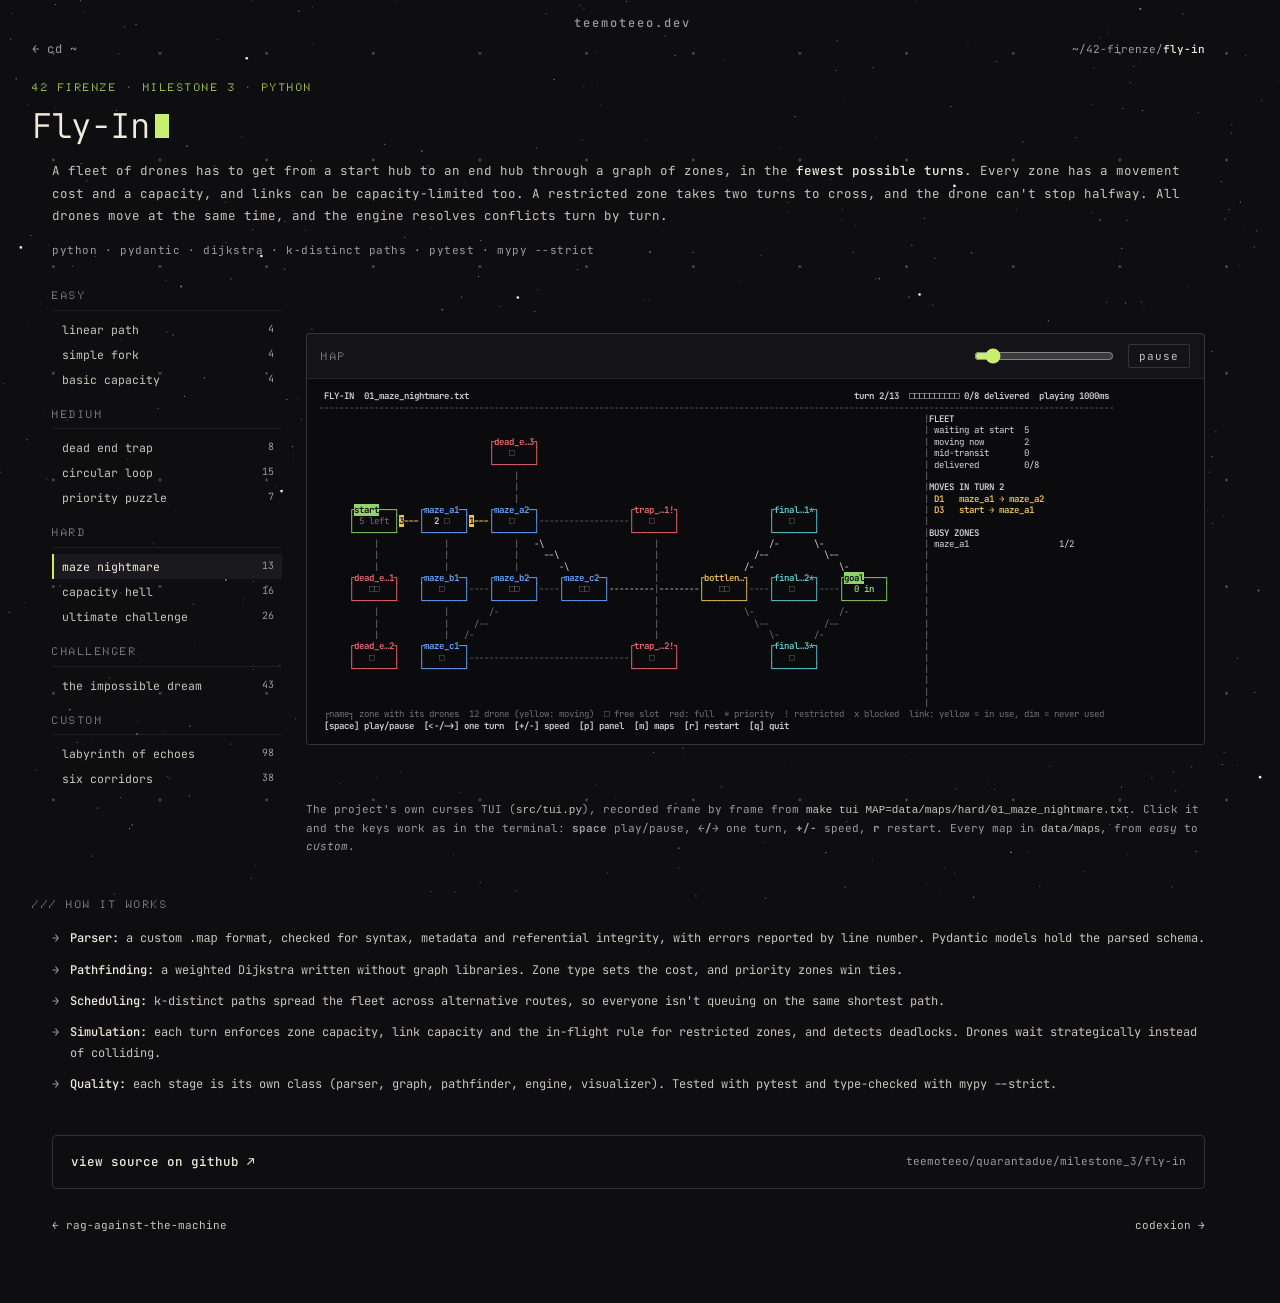
<file: projects/fly-in.html>
<!DOCTYPE html>
<html lang="en">
<head>
  <meta charset="UTF-8">
  <meta name="viewport" content="width=device-width, initial-scale=1.0">
  <title>Fly-In — Timoteo Costantini Scala</title>
  <meta name="description" content="42 firenze · milestone 3 · python — project by Timoteo Costantini Scala.">
  <link rel="preconnect" href="https://fonts.googleapis.com">
  <link rel="preconnect" href="https://fonts.gstatic.com" crossorigin>
  <link href="https://fonts.googleapis.com/css2?family=JetBrains+Mono:ital,wght@0,300;0,400;0,500;0,600;1,300&family=Doto:wght@800&display=swap" rel="stylesheet">
  <script>try { if (localStorage.getItem('theme') === 'light') document.documentElement.dataset.theme = 'light'; } catch (e) {}</script>
  <link rel="stylesheet" href="../css/project.css?v=20261126a">
  <style>
.cdx{display:grid;grid-template-columns:1fr 300px}
.cdx-table{border-right:1px solid var(--border)}
.cdx-side{padding:14px;display:flex;flex-direction:column;gap:12px;min-width:0}
.cdx-h{display:block;font-size:9.5px;letter-spacing:2px;text-transform:uppercase;color:var(--fg-muted);margin-bottom:6px}
.cdx-log{font-size:10.5px;line-height:1.75;color:var(--fg-muted);white-space:pre;overflow:hidden;min-height:170px}
.cdx-log .now{color:var(--fg)} .cdx-log .bad{color:var(--red)!important}
.cdx-key{margin-top:auto;display:grid;gap:6px;font-size:10px;color:var(--fg-muted);border-top:1px solid var(--border);padding-top:12px}
.cdx-key div{display:flex;align-items:center;gap:8px}
.cdx-key .usb{width:8px;height:13px;border:1.3px solid;border-radius:2px;flex-shrink:0}
.cdx-key .ring{width:12px;height:12px;border-radius:50%;border:2px solid var(--fg-muted);border-top-color:var(--red);flex-shrink:0}
.cdx-gantt{border-top:1px solid var(--border);padding:12px 14px 4px}
.cdx-gantt canvas{display:block;width:100%;cursor:ew-resize;touch-action:none}
#viz-outcome{font-size:10.5px}
@media(max-width:760px){.cdx{grid-template-columns:1fr}.cdx-table{border-right:0;border-bottom:1px solid var(--border)}.cdx-log{min-height:0}}
.cmm{display:grid;grid-template-columns:1fr 280px;grid-template-rows:auto 1fr;min-height:340px}
.cmm>div{padding:14px}
.cmm>div>span,.cmm-raw>span{display:block;font-size:9.5px;letter-spacing:2px;text-transform:uppercase;color:var(--fg-muted);margin-bottom:8px}
.cmm-req{grid-column:1/-1;border-bottom:1px solid var(--border);font-size:13px;color:var(--fg)}
.cmm-out{border-right:1px solid var(--border)}
.cmm-out pre,.cmm-raw pre{font-family:inherit;font-size:13px;line-height:1.7;white-space:pre-wrap;word-break:break-word;color:var(--fg)}
.cmm-out .inj{color:var(--violet)} .cmm-out .gen{color:var(--teal)} .cmm-out .cur{background:rgba(200,240,110,.18)}
.cmm-out .caret{display:inline-block;width:7px;height:14px;background:var(--teal);vertical-align:-2px;animation:blink 1s step-end infinite}
.cand{display:grid;grid-template-columns:92px 1fr 44px;align-items:center;gap:8px;font-size:11px;margin-bottom:5px}
.cand code{color:var(--fg);white-space:pre;overflow:hidden;text-overflow:ellipsis;background:var(--surface);padding:0 4px;border-radius:2px}
.cand .bar{height:6px;background:var(--border2);border-radius:1px}
.cand .bar i{display:block;height:100%;background:var(--fg-muted)}
.cand .lg-v{color:var(--fg-muted);text-align:right}
.cand.ok .bar i{background:var(--fg-dim)} .cand.pick code{color:var(--bg);background:var(--teal)} .cand.pick .bar i{background:var(--teal)}
.cand.bad code{color:var(--red);text-decoration:line-through;background:transparent} .cand.bad .bar i{background:rgba(224,108,117,.45)}
.cmm-note{font-size:11px;color:var(--fg-muted);line-height:1.7}
.cmm-raw{margin-top:14px;border:1px dashed var(--border2);border-radius:4px;padding:12px 14px}
.cmm-raw pre{color:var(--fg-dim);font-size:12px}
.cmm-raw pre b{color:var(--red);font-weight:400}
@media(max-width:760px){.cmm{grid-template-columns:1fr}.cmm-out{border-right:0;border-bottom:1px solid var(--border)}}
.fly-wrap{display:grid;grid-template-columns:230px minmax(0,1fr);gap:24px;align-items:center}   /* the map sits centred on the list */
.fly{min-width:0}
.fly-list{font-size:11.5px;position:sticky;top:20px}
.fly-list .lv{display:block;font-size:9.5px;letter-spacing:2px;text-transform:uppercase;color:var(--fg-muted);margin:14px 0 6px;padding-bottom:5px;border-bottom:1px solid var(--border)}
.fly-list .lv:first-child{margin-top:0}
.fly-list button{display:flex;justify-content:space-between;gap:8px;width:100%;font-family:inherit;font-size:11.5px;text-align:left;background:none;border:0;border-left:2px solid transparent;color:var(--fg-dim);padding:5px 8px;cursor:pointer}
.fly-list button:hover{color:var(--fg);background:var(--surface)}
.fly-list button.on{color:var(--fg);border-left-color:var(--teal);background:var(--surface)}
.fly-list button i{font-style:normal;color:var(--fg-muted);font-size:10px}
.viz-note.fly{margin-left:254px}
#viz-map{display:none}
@media(max-width:860px){.fly-wrap{grid-template-columns:1fr;margin-left:0;margin-right:0}.fly-list{display:none}#viz-map{display:block}#viz-name{display:none}.viz-note.fly{margin-left:0;margin-right:0}}
.tui{margin:0;padding:12px;background:#0b0b0d;color:#d4d4d8;font-family:'JetBrains Mono',monospace;font-size:12px;line-height:1.25;white-space:pre;overflow-x:auto;outline:0;cursor:default}
.tui:focus{box-shadow:inset 0 0 0 1px var(--teal)}
.tui .b{font-weight:600}.tui .d{opacity:.5}
.tui .c1{color:#55555c}.tui .c2{color:#ef6b73}.tui .c3{color:#8fd46a}.tui .c4{color:#f0c35a}.tui .c5{color:#6aa8ff}.tui .c6{color:#d07ef0}.tui .c7{color:#5fd0d6}.tui .c8,.tui .c9,.tui .c10{color:#e6e6ea}
html[data-theme="light"] .tui{background:#f7f5ef;color:#2a2830}
html[data-theme="light"] .tui .c1{color:#9a97a0}html[data-theme="light"] .tui .c2{color:#c2333d}html[data-theme="light"] .tui .c3{color:#3b8a1c}html[data-theme="light"] .tui .c4{color:#a6740b}html[data-theme="light"] .tui .c5{color:#2360c4}html[data-theme="light"] .tui .c6{color:#8c3aae}html[data-theme="light"] .tui .c7{color:#14868d}html[data-theme="light"] .tui .c8,html[data-theme="light"] .tui .c9,html[data-theme="light"] .tui .c10{color:#1d1c21}
.tui .r{color:#0b0b0d;background:#d4d4d8}.tui .r.c2{background:#ef6b73}.tui .r.c3{background:#8fd46a}.tui .r.c4{background:#f0c35a}.tui .r.c5{background:#6aa8ff}.tui .r.c6{background:#d07ef0}.tui .r.c7{background:#5fd0d6}.tui .r.c8,.tui .r.c9,.tui .r.c10{background:#e6e6ea}
/* list + terminal span from the title on the left to the breadcrumb on the right */
.viz-note.fly{margin-left:254px}
.viz-sel{font-family:inherit;font-size:11px;color:var(--fg);background:var(--bg);border:1px solid var(--border2);border-radius:2px;padding:4px 8px;max-width:100%}
.viz-sel:focus{outline:1px solid var(--teal)}
</style>
</head>
<body>
  <main class="pj">
    <div class="pj-top">
      <a href="../index.html">← cd ~</a>
      <a class="pj-domain" href="../index.html">teemoteeo.dev</a>
      <span class="pj-crumb">~/42-firenze/<b>fly-in</b></span>
    </div>

    <header class="pj-head">
      <div class="pj-eyebrow">42 firenze · milestone 3 · python</div>
      <h1 class="pj-title">Fly-In</h1>
      <p class="pj-lead">A fleet of drones has to get from a start hub to an end hub through a graph of zones, in the <strong>fewest possible turns</strong>. Every zone has a movement cost and a capacity, and links can be capacity-limited too. A restricted zone takes two turns to cross, and the drone can't stop halfway. All drones move at the same time, and the engine resolves conflicts turn by turn.</p>
      <div class="pj-tags"><span>python</span><span>pydantic</span><span>dijkstra</span><span>k-distinct paths</span><span>pytest</span><span>mypy --strict</span></div>
    </header>

    <div class="fly-wrap">
  <nav class="fly-list" id="viz-maps" aria-label="maps"></nav>
  <div class="viz fly">
  <div class="viz-bar"><span class="viz-label">map</span><select id="viz-map" class="viz-sel" aria-label="map"></select><span class="grow"></span>
   <input id="viz-turn" class="range" type="range" min="0" value="0" step="0.01" aria-label="turn"><button id="viz-play" class="viz-btn">pause</button></div>
  <pre id="tui" class="tui" tabindex="0" aria-label="fly-in terminal replay: space play/pause, arrows one turn, + and - speed, r restart"></pre>
  </div>
 </div>
 <p class="viz-note fly">The project's own curses TUI (<code>src/tui.py</code>), recorded frame by frame from <code id="viz-cmd"></code>. Click it and the keys work as in the terminal: <b>space</b> play/pause, <b>←/→</b> one turn, <b>+/−</b> speed, <b>r</b> restart. Every map in <code>data/maps</code>, from <em>easy</em> to <em>custom</em>.</p>

    <section class="pj-sec">
      <h2>how it works</h2>
      <ul class="pj-points"><li><b>Parser:</b> a custom <code>.map</code> format, checked for syntax, metadata and referential integrity, with errors reported by line number. Pydantic models hold the parsed schema.</li><li><b>Pathfinding:</b> a weighted Dijkstra written without graph libraries. Zone type sets the cost, and priority zones win ties.</li><li><b>Scheduling:</b> k-distinct paths spread the fleet across alternative routes, so everyone isn't queuing on the same shortest path.</li><li><b>Simulation:</b> each turn enforces zone capacity, link capacity and the in-flight rule for restricted zones, and detects deadlocks. Drones wait strategically instead of colliding.</li><li><b>Quality:</b> each stage is its own class (parser, graph, pathfinder, engine, visualizer). Tested with pytest and type-checked with mypy --strict.</li></ul>
    </section>

    <a class="pj-repo" href="https://github.com/teemoteeo/quarantadue/tree/main/milestone_3/fly-in" target="_blank" rel="noopener">
      <b>view source on github ↗</b><span>teemoteeo/quarantadue/milestone_3/fly-in</span>
    </a>

    <nav class="pj-nav">
      <a href="rag-against-the-machine.html">← rag-against-the-machine</a>
      <a href="codexion.html">codexion →</a>
    </nav>
  </main>

  <script src="../js/projects/common.js?v=20261120d"></script>
  <script src="../js/projects/data/flyin_tui.js?v=20261118b"></script>
  <script src="../js/projects/flyin_tui.js?v=20261118b"></script>
  <script src="../js/space.js?v=20261118a"></script>
</body>
</html>
</file>
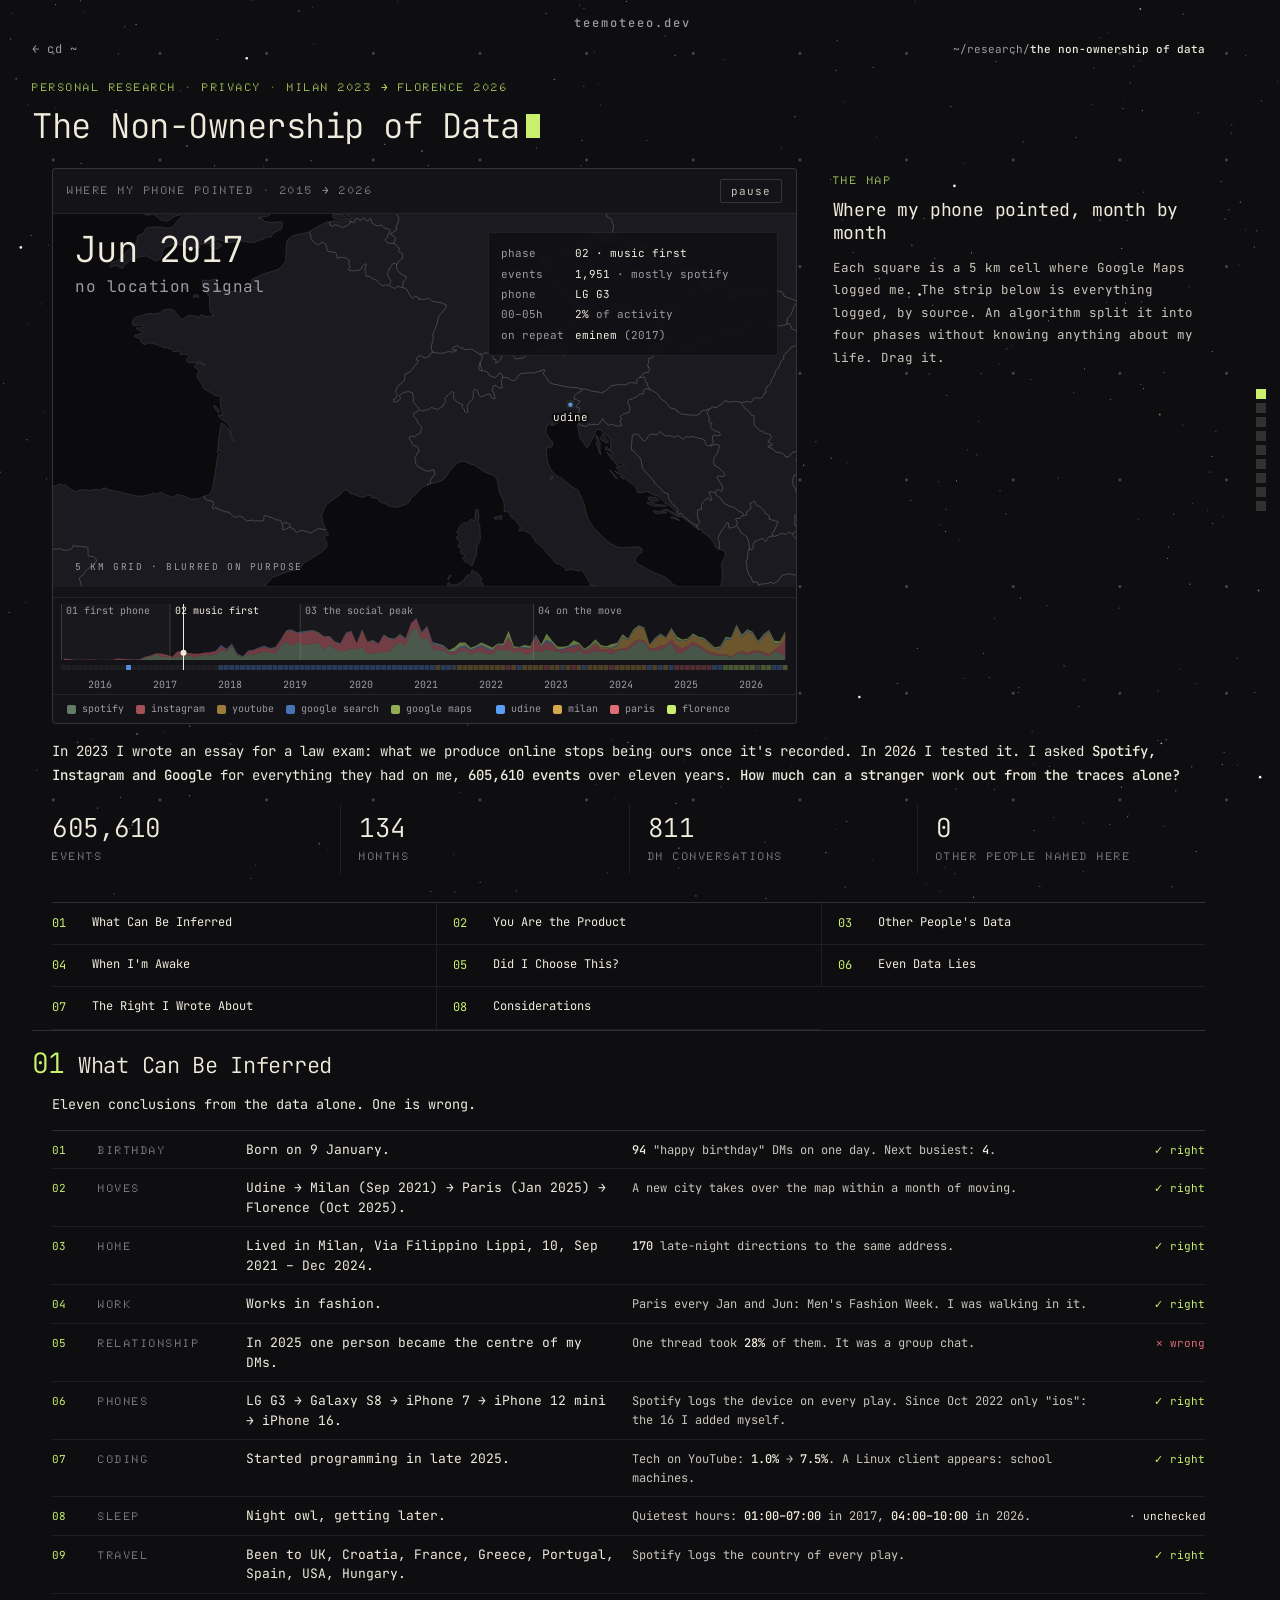
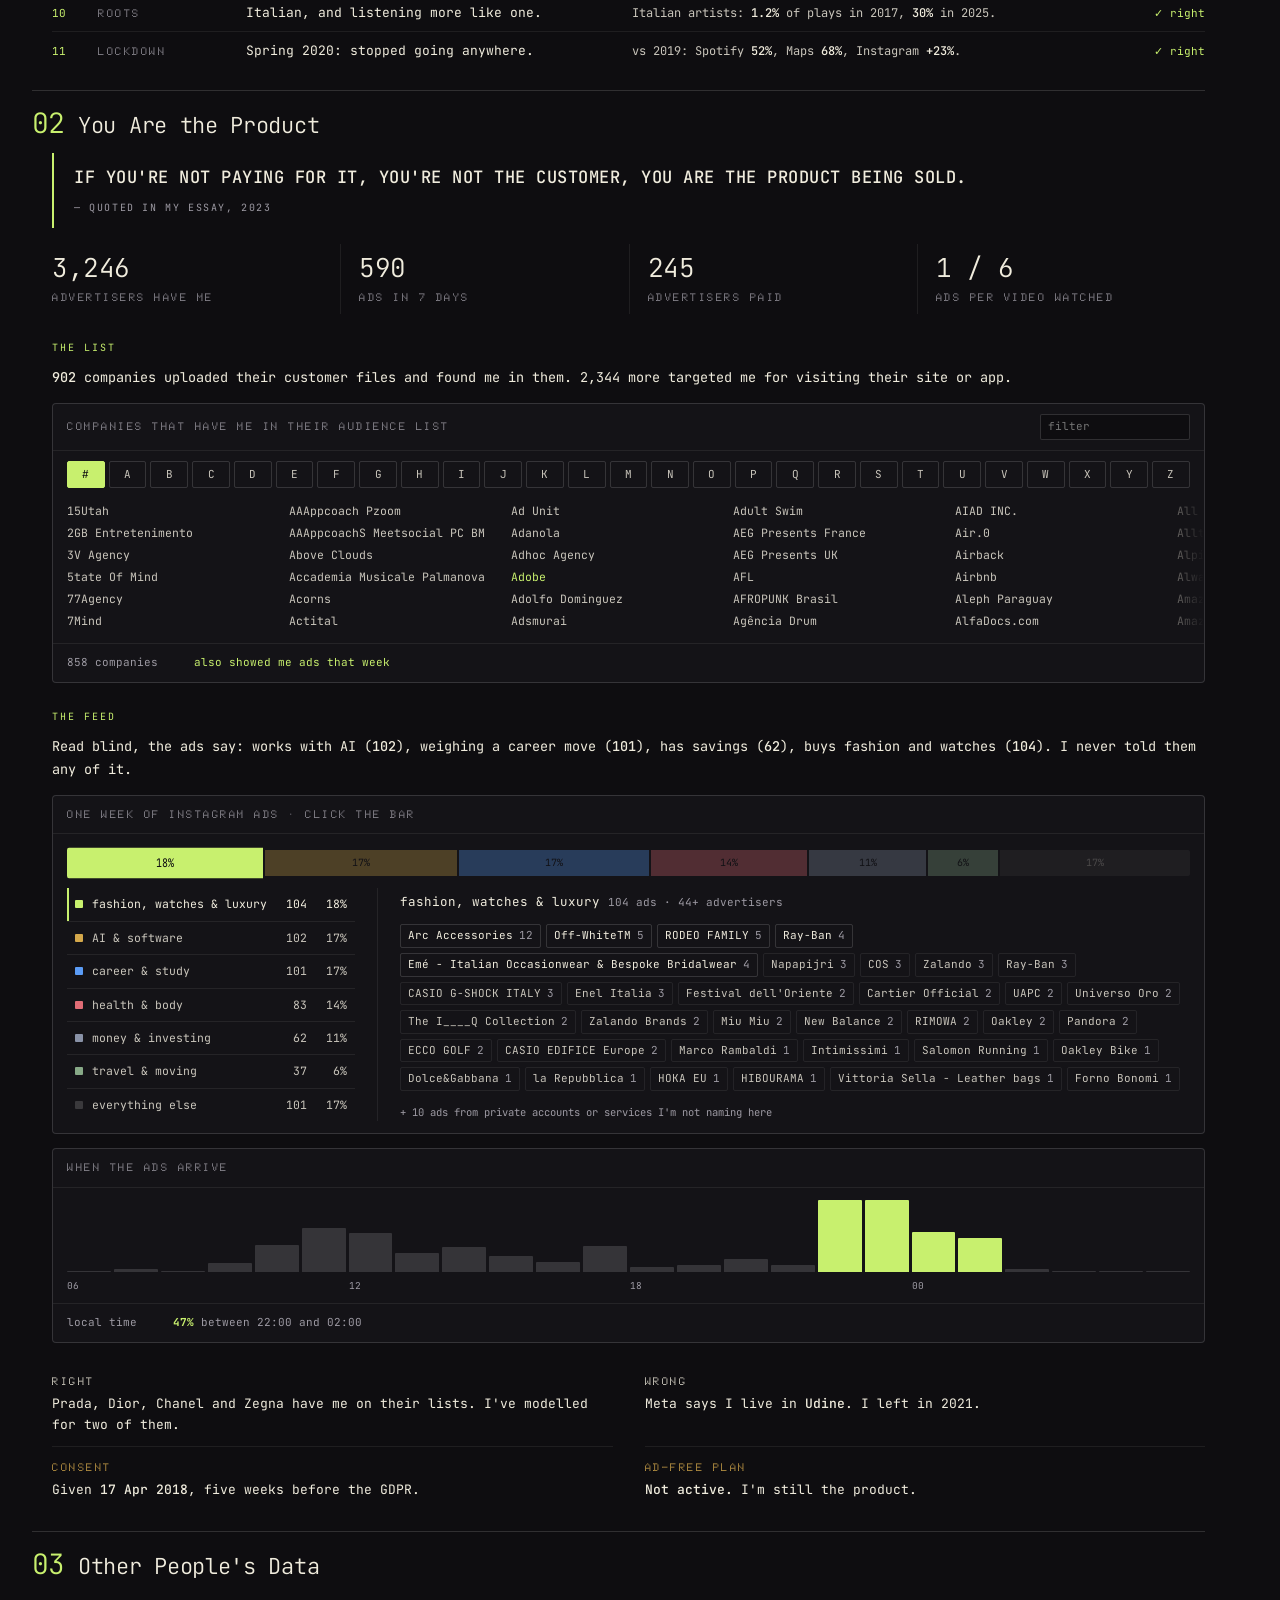
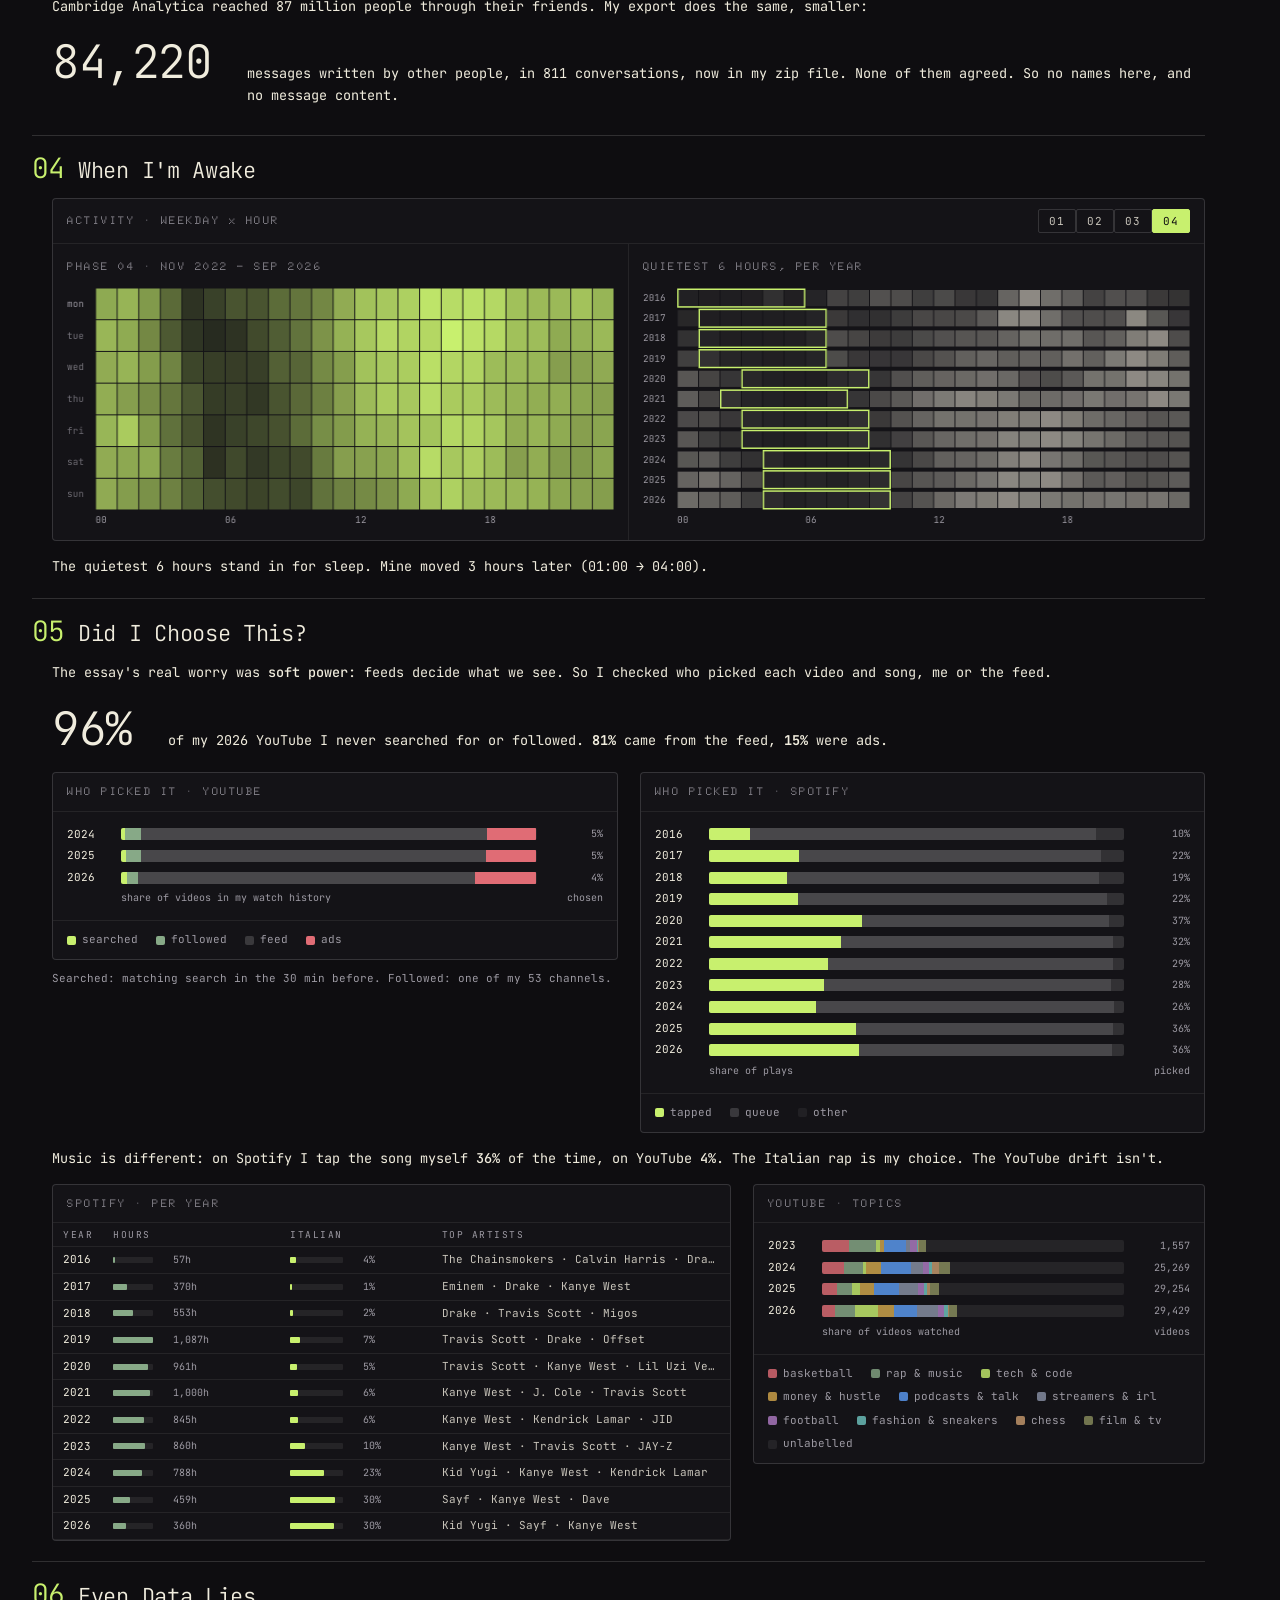
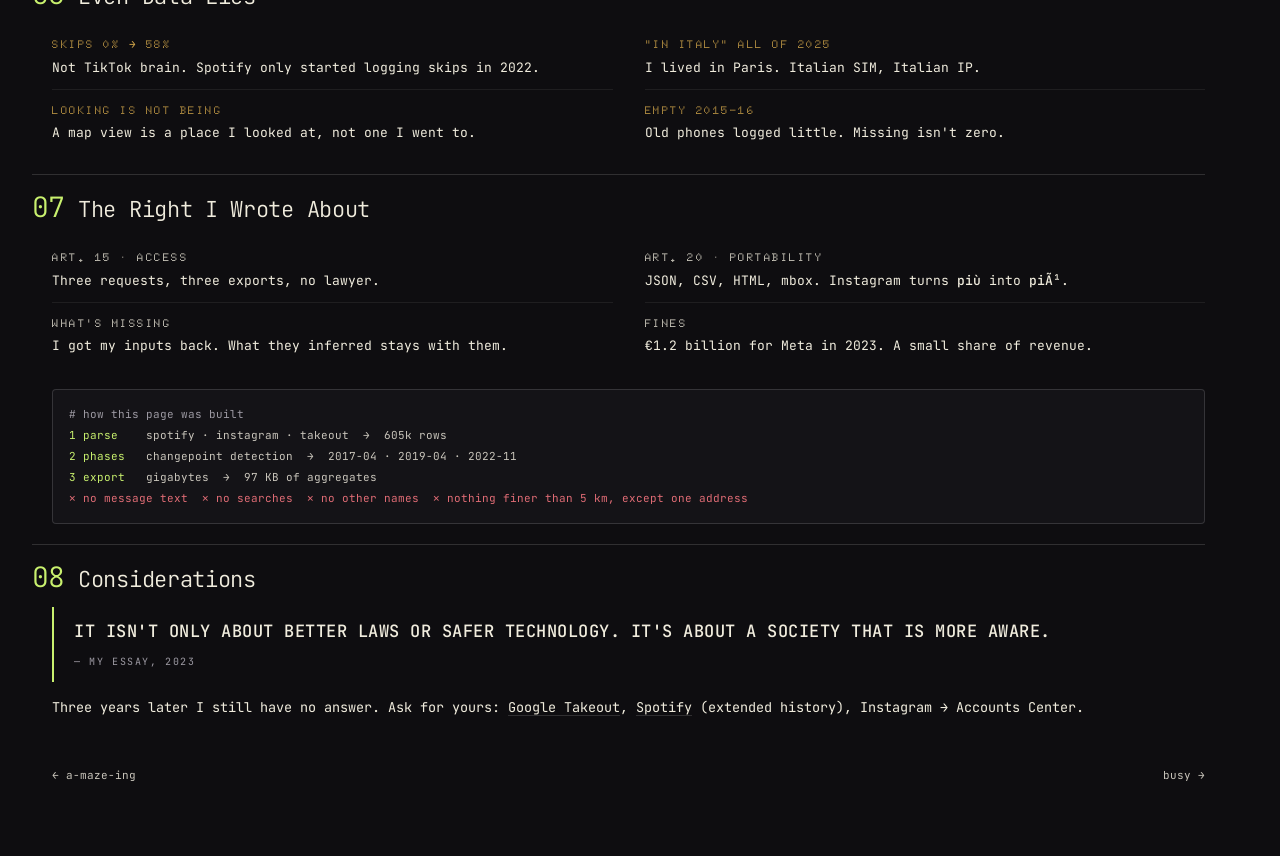
<file: projects/footprint.html>
<!DOCTYPE html>
<html lang="en">
<head>
  <meta charset="UTF-8">
  <meta name="viewport" content="width=device-width, initial-scale=1.0">
  <title>The Non-Ownership of Data — Timoteo Costantini Scala</title>
  <meta name="description" content="In 2023 I wrote an essay on the non-ownership of data. In 2026 I asked Spotify, Instagram and Google for mine. What a stranger could infer from eleven years of it.">
  <meta name="theme-color" content="#0e0d10">
  <link rel="preconnect" href="https://fonts.googleapis.com">
  <link rel="preconnect" href="https://fonts.gstatic.com" crossorigin>
  <link href="https://fonts.googleapis.com/css2?family=JetBrains+Mono:ital,wght@0,300;0,400;0,500;0,600;1,300&family=Doto:wght@800&display=swap" rel="stylesheet">
  <script>try { if (localStorage.getItem('theme') === 'light') document.documentElement.dataset.theme = 'light'; } catch (e) {}</script>
  <link rel="stylesheet" href="../css/project.css?v=20261126a">
  <style>
.pj-lead{max-width:none;font-size:14px;line-height:1.7;color:var(--fg)}
.fp-text{font-size:13.5px;line-height:1.7;color:var(--fg);margin-bottom:14px}
.fp-text strong{color:var(--fg);font-weight:500}
.fp-text a{color:var(--fg);text-decoration:underline;text-decoration-color:var(--border2);text-underline-offset:3px}
.fp-text a:hover{color:var(--teal)}

/* essay quotes */
.fp-quote{margin:18px 0 4px;padding:12px 0 12px 20px;border-left:2px solid var(--teal)}
.fp-quote p{font-size:clamp(14px,1.5vw,17px);font-weight:500;line-height:1.45;color:var(--fg);letter-spacing:.5px;text-transform:uppercase}
.fp-quote .it{margin-top:12px;font-size:11.5px;font-weight:400;font-style:normal;text-transform:uppercase;color:var(--fg-muted);line-height:1.7;letter-spacing:.8px}
.fp-quote cite{display:block;margin-top:10px;font-style:normal;font-size:10px;letter-spacing:1.6px;text-transform:uppercase;color:var(--fg-muted)}
.fp-shout{font-size:clamp(14px,1.5vw,17px);font-weight:500;letter-spacing:.5px;line-height:1.45;color:var(--fg);margin:6px 0 18px}

/* chapter headings */
.pj-sec{margin-top:48px}

/* chapters: clearer separation */
.pj-sec.fp-ch{margin-top:0;padding-top:0;scroll-margin-top:56px;
}
.pj-sec.fp-ch h2{margin-left:calc(-1 * var(--hang)) !important;padding-top:18px !important;border-top:1px solid var(--border2) !important}
/* one line: number, title, subtitle */
.pj-sec.fp-ch h2{display:flex;flex-wrap:wrap;column-gap:14px;row-gap:2px;align-items:baseline;border:0;padding:0;margin:0 0 14px;
  text-transform:none;letter-spacing:0;color:var(--fg)}
.pj-sec.fp-ch h2::before{content:none}
.pj-sec.fp-ch{padding-bottom:20px}
.pj-sec.fp-ch>:last-child{margin-bottom:0}
.pj-sec.fp-ch h2 .num{font-size:clamp(20px,2.4vw,28px);font-weight:300;color:var(--teal);letter-spacing:-1px;line-height:1}
.pj-sec.fp-ch h2 .tt{font-size:clamp(17px,1.9vw,22px);font-weight:300;letter-spacing:-.3px;line-height:1.2}
.pj-sec.fp-ch h2 .sub{display:none;font-size:10px;letter-spacing:2px;text-transform:uppercase;color:var(--fg-muted)}

/* index */
.fp-toc{margin-top:28px}
.fp-toc ol{list-style:none;display:grid;grid-template-columns:repeat(3,1fr);border-top:1px solid var(--border2)}
.fp-toc li{border-bottom:1px solid var(--border)}
.fp-toc li:not(:nth-child(3n+1)){border-left:1px solid var(--border)}
.fp-toc a{display:grid;grid-template-columns:30px 1fr;gap:2px 10px;padding:10px 16px 10px 0;text-decoration:none;color:var(--fg);transition:background .15s}
.fp-toc li:not(:nth-child(3n+1)) a{padding-left:16px}
.fp-toc a:hover{background:var(--surface)}
.fp-toc a:hover .t{color:var(--teal)}
.fp-toc .n{grid-row:1/3;color:var(--teal);font-size:12px;padding-top:1px}
.fp-toc .t{font-size:12px}
.fp-toc .s{font-size:10.5px;color:var(--fg-muted)}

/* sticky chapter bar */
.fp-bar{position:fixed;top:0;left:0;right:0;z-index:50;display:flex;align-items:center;gap:2px;padding:8px max(16px,calc((100vw - 1300px)/2 + 48px));
  background:rgba(14,13,16,.92);backdrop-filter:blur(6px);border-bottom:1px solid var(--border);
  transform:translateY(-100%);transition:transform .2s;overflow-x:auto;scrollbar-width:none}
.fp-bar::-webkit-scrollbar{display:none}
.fp-bar.on{transform:none}
.fp-bar a{flex:none;font-size:11px;color:var(--fg-muted);text-decoration:none;padding:4px 7px;border-radius:2px}
.fp-bar a:hover{color:var(--fg)}
.fp-bar a.cur{color:var(--bg);background:var(--teal)}
.fp-bar .fp-bar-top{margin-right:6px}
.fp-bar-t{margin-left:12px;font-size:11px;color:var(--fg-dim);white-space:nowrap}
html{scroll-behavior:smooth}
@media (prefers-reduced-motion:reduce){html{scroll-behavior:auto}}
@media(max-width:760px){
  .fp-toc ol{grid-template-columns:1fr 1fr}
  .fp-toc li:not(:nth-child(3n+1)){border-left:0}
  .fp-toc li:not(:nth-child(3n+1)) a{padding-left:0}
  .fp-toc li:nth-child(even){border-left:1px solid var(--border)}
  .fp-toc li:nth-child(even) a{padding-left:10px}
  .fp-toc a{padding:8px 8px 8px 0;grid-template-columns:24px 1fr}
  .fp-toc .s{display:none}
  .pj-sec.fp-ch{margin-top:0;--hang:0px}
  .fp-bar-t{display:none}
}

/* stat rows: full width, lines not boxes */
.fp-stats{display:grid;grid-template-columns:repeat(4,1fr);margin-top:16px}
.fp-stats div{padding:10px 18px 8px 0}
.fp-stats div+div{padding-left:18px;border-left:1px solid var(--border)}
.fp-stats b{display:block;font-size:clamp(20px,2.2vw,26px);font-weight:300;color:var(--fg);letter-spacing:-.5px;line-height:1.1}
.fp-stats span{display:block;margin-top:6px;font-size:10px;letter-spacing:1.2px;text-transform:uppercase;color:var(--fg-muted);line-height:1.6}

/* timeline: map + strip */
.mp{position:relative;border-bottom:1px solid var(--border);background:#0b0a0d}
.mp canvas{display:block;width:100%}
.mp-hud{position:absolute;left:22px;top:18px;pointer-events:none}
.mp-month{font-size:clamp(22px,2.8vw,36px);font-weight:300;letter-spacing:-1px;color:var(--fg);line-height:1}
.mp-city{margin-top:6px;font-size:clamp(13px,1.3vw,16px);color:var(--teal);letter-spacing:.5px}
.mp-read{position:absolute;right:18px;top:18px;width:290px;font-size:11px;line-height:1.85;color:var(--fg-dim);
  background:rgba(14,13,16,.72);border:1px solid var(--border);border-radius:3px;padding:10px 12px;backdrop-filter:blur(3px)}
.mp-read .k{color:var(--fg-muted);display:inline-block;min-width:74px}
.mp-read .v{color:var(--fg)}
.mp-read .d{color:var(--fg-muted)}
.mp-note{position:absolute;left:22px;bottom:12px;font-size:9.5px;letter-spacing:1.6px;text-transform:uppercase;color:var(--fg-muted);pointer-events:none}
.mp-else{padding:5px 14px;border-bottom:1px solid var(--border);font-size:10px;line-height:1.6;color:var(--fg-muted);white-space:nowrap;overflow:hidden;text-overflow:ellipsis}   /* one line */
.mp-else b{color:var(--fg-dim);font-weight:400}
.fp-legend{gap:3px 12px;padding:6px 14px;font-size:10px}
.mp-strip canvas{display:block;width:100%;cursor:ew-resize;touch-action:none;outline:none}
.mp-strip canvas:focus-visible{box-shadow:inset 0 0 0 1px var(--teal)}
.fp-h{display:block;font-size:9.5px;letter-spacing:2px;text-transform:uppercase;color:var(--fg-muted);margin-bottom:8px}

/* inference ledger: full-width rows */
.led{border-top:1px solid var(--border2)}
/* one line per row: number, topic, conclusion, evidence, verdict */
.led-row{display:grid;grid-template-columns:28px 130px minmax(0,1fr) minmax(0,1.3fr) 76px;gap:4px 18px;padding:9px 0;border-bottom:1px solid var(--border);align-items:baseline}
.led-row:last-child{border-bottom:none}
.led-n{font-size:11px;color:var(--teal)}
.led-t{font-size:10px;letter-spacing:1.6px;text-transform:uppercase;color:var(--fg-muted)}
.led-claim{font-size:13px;line-height:1.5;color:var(--fg)}
.led-ev{font-size:12px;line-height:1.55;color:var(--fg-dim)}
.led-ev b{color:var(--fg);font-weight:500}
.led-row .inf-verdict{font-size:11px;text-align:right;white-space:nowrap}
.inf-conf i{display:inline-block;width:6px;height:6px;border-radius:1px;margin-left:2px;background:var(--border2)}
.inf-conf i.on{background:var(--teal)}
.inf-verdict.ok{color:var(--teal)}
.inf-verdict.no{color:var(--yellow)}
.inf-verdict.x{color:var(--red)}
.inf-spark{display:block;width:100%;max-width:180px;height:auto;margin-top:6px}
.rd{background:var(--fg);color:transparent;border-radius:1px;padding:0 2px;user-select:none;-webkit-user-select:none;box-decoration-break:clone;-webkit-box-decoration-break:clone}
.rd::selection{background:var(--fg);color:transparent}

/* meta's view */
.cl-az{display:flex;gap:4px;padding:10px 14px 2px;overflow-x:auto;scrollbar-width:none}
.cl-az::-webkit-scrollbar{display:none}
.cl-az button{flex:1 0 auto;min-width:26px;font:inherit;font-size:11px;color:var(--fg-dim);background:transparent;border:1px solid var(--border2);border-radius:2px;padding:4px 0;cursor:pointer;transition:color .15s,border-color .15s}
.cl-az button:hover{color:var(--fg);border-color:var(--fg-muted)}
.cl-az button.on{color:var(--bg);background:var(--teal);border-color:var(--teal)}
.cl-az button:disabled{color:var(--border2);border-color:var(--border);cursor:default}
.cl-box{position:relative;overflow-x:auto;overflow-y:hidden;padding:10px 14px 12px;scrollbar-width:thin;overscroll-behavior-x:contain;
  -webkit-mask-image:linear-gradient(90deg,#000 calc(100% - 60px),transparent);mask-image:linear-gradient(90deg,#000 calc(100% - 60px),transparent)}
.cl-box.end{-webkit-mask-image:none;mask-image:none}
.cl{list-style:none;display:grid;grid-template-rows:repeat(6,auto);grid-auto-flow:column;grid-auto-columns:200px;column-gap:22px;font-size:11.5px;line-height:1.9;color:var(--fg-dim)}
.cl li{overflow:hidden;text-overflow:ellipsis;white-space:nowrap}
.cl li.hot{color:var(--fg)}
.cl li.s{color:var(--teal)}
.cl-q{font:inherit;font-size:11px;width:150px;color:var(--fg);background:var(--bg);border:1px solid var(--border2);border-radius:2px;padding:3px 7px;outline:none}
.cl-q:focus{border-color:var(--teal)}
@media(max-width:760px){.cl{grid-auto-columns:150px;column-gap:16px}.cl-q{width:100px}
  .cl-az button{min-width:30px;padding:7px 0}}
.ma-h{margin:26px 0 10px;font-size:10px;font-weight:400;letter-spacing:2px;text-transform:uppercase;color:var(--teal)}
.ad-stack{display:flex;height:26px;margin:16px 14px 4px;gap:2px}
.ad-stack button{display:block;height:100%;border:0;padding:0;cursor:pointer;font:inherit;font-size:10px;color:#0e0d10;overflow:hidden;white-space:nowrap;transition:opacity .15s,transform .15s}
.ad-stack button:first-child{border-radius:2px 0 0 2px}.ad-stack button:last-child{border-radius:0 2px 2px 0}
.ad-cats.pick .ad-stack button:not(.on){opacity:.3}
.ad-stack button.on{transform:scaleY(1.18)}
.ad-split{display:grid;grid-template-columns:auto minmax(0,1fr);gap:0 22px;padding:8px 14px 12px}
.ad-t{width:100%;border-collapse:collapse;font-size:11.5px;align-self:start}
.ad-t td{padding:7px 8px 7px 0;border-bottom:1px solid var(--border);color:var(--fg-dim);white-space:nowrap;transition:color .15s}
.ad-t tr:last-child td{border-bottom:0}
.ad-t tr.on td{color:var(--fg)}
.ad-t tr.on td:first-child{box-shadow:inset 2px 0 0 var(--teal)}
.ad-t td:first-child{padding-left:8px}
.ad-t td i{display:inline-block;width:8px;height:8px;border-radius:1px;margin-right:9px}
.ad-t .n{text-align:right;width:40px}
/* the panel takes the table's height and scrolls inside, so the box never resizes */
.ad-det{border-left:1px solid var(--border);padding:4px 0 0 22px;min-width:0;contain:size;display:flex;flex-direction:column}
.ad-det h4{font-weight:400;font-size:12.5px;color:var(--fg);margin-bottom:12px}
.ad-det h4 span{color:var(--fg-muted);font-size:11px;margin-left:8px}
.ad-chips{display:flex;flex-wrap:wrap;align-content:flex-start;gap:5px;flex:1;min-height:0;overflow-y:auto;scrollbar-width:thin}
.ad-chips span{font-size:11px;color:var(--fg-dim);border:1px solid var(--border);border-radius:2px;padding:2px 7px;white-space:nowrap}
.ad-chips b{font-weight:400;color:var(--fg-muted);margin-left:6px}
.ad-chips .big2{color:var(--fg);border-color:var(--border2)}
.ad-det p{margin-top:10px;font-size:10.5px;color:var(--fg-muted)}
.ad-hours{display:grid;grid-template-columns:repeat(24,1fr);gap:3px;align-items:end;height:84px;padding:12px 14px 0}
.ad-hours i{display:block;background:var(--border2);border-radius:1px 1px 0 0;min-height:1px}
.ad-hours i.on{background:var(--teal)}
.ad-hours-x{display:grid;grid-template-columns:repeat(24,1fr);gap:3px;padding:6px 14px 10px;font-size:9.5px;color:var(--fg-muted)}
.facts{border-top:1px solid var(--border2);margin-top:18px}
.facts div{display:grid;grid-template-columns:220px 1fr;gap:22px;padding:10px 0;border-bottom:1px solid var(--border);font-size:13px;line-height:1.6;color:var(--fg)}
.facts.two{display:grid;grid-template-columns:1fr 1fr;column-gap:32px;border-top:0}
.facts.two div:nth-last-child(-n+2){border-bottom:0}
.facts.two div{grid-template-columns:1fr;gap:4px;align-content:start}
.facts div>span:first-child{color:var(--fg);font-size:10px;letter-spacing:1.6px;text-transform:uppercase;padding-top:2px}
.facts div.warn>span:first-child{color:var(--yellow)}
.facts b{color:var(--fg);font-weight:500}

/* others */
.big{display:grid;grid-template-columns:auto 1fr;gap:10px 36px;align-items:baseline;padding:8px 0;margin-bottom:12px}
.big b{font-size:clamp(30px,4vw,46px);font-weight:300;letter-spacing:-1.5px;color:var(--fg);line-height:1}
.big span{font-size:13.5px;color:var(--fg);line-height:1.6}

/* rhythm */
.rh{display:grid;grid-template-columns:1fr 1fr}
.rh>div{padding:14px;min-width:0}
.rh>div:first-child{border-right:1px solid var(--border)}
.rh canvas{display:block;width:100%}

/* taste */
.mu{width:100%;border-collapse:collapse;font-size:11px}
.mu td,.mu th{padding:4px 10px;border-bottom:1px solid var(--border);text-align:left;vertical-align:middle}
.mu th{font-weight:400;font-size:9.5px;letter-spacing:1.5px;text-transform:uppercase;color:var(--fg-muted)}
.mu td{color:var(--fg-dim)}
.mu td.y{color:var(--fg);width:44px}
.mu .bar{height:6px;background:var(--border);border-radius:1px;min-width:40px}
.mu td.bc{width:56px}
.mu .bar i{display:block;height:100%;border-radius:1px}
.mu .num{color:var(--fg-muted);font-size:10px}
.mu .art{white-space:nowrap;overflow:hidden;text-overflow:ellipsis;max-width:0;width:44%}
.yt-row{display:grid;grid-template-columns:44px 1fr 56px;align-items:center;gap:10px;font-size:11px;margin-bottom:4px}
.yt-row .stack{display:flex;height:12px;border-radius:2px;overflow:hidden;background:var(--border)}
.yt-row .stack i{display:block;height:100%}
.yt-row .n{color:var(--fg-muted);font-size:10px;text-align:right}

/* method */
/* the map opens the page, aligned with the hanging title */
.fp-hero{margin:24px 0 0 calc(-1 * var(--hang))}
.fp-hero + .viz-note{margin:10px 0 28px calc(-1 * var(--hang))}
.pipe{font-size:11px;line-height:1.9;color:var(--fg-dim);white-space:pre;overflow-x:auto;border:1px solid var(--border2);border-radius:4px;background:var(--bg2);padding:14px 16px;margin-top:22px}
.pipe .c{color:var(--fg-muted)} .pipe .t{color:var(--teal)} .pipe .x{color:var(--red)}
/* two charts side by side on wide screens */
.fp-2{display:grid;grid-template-columns:minmax(0,1fr) minmax(0,1fr);gap:0 22px;align-items:start}
.fp-2.wl{grid-template-columns:minmax(0,1.5fr) minmax(0,1fr)}
@media(max-width:1000px){.fp-2,.fp-2.wl{grid-template-columns:minmax(0,1fr)}.fp-2>div+div{margin-top:14px}}

@media(max-width:860px){
  .led-row{grid-template-columns:24px minmax(0,1fr) auto;gap:2px 10px;padding:9px 0}
  .led-t{grid-column:2}.led-row .inf-verdict{grid-column:3;grid-row:1}
  .led-claim,.led-ev{grid-column:2/4}
  .facts div{grid-template-columns:1fr;gap:4px}
  .facts.two{grid-template-columns:1fr}
  .facts.two div:nth-last-child(2){border-bottom:1px solid var(--border)}
  .ad-split{grid-template-columns:minmax(0,1fr)}
  .ad-det{border-left:0;border-top:1px solid var(--border);padding:14px 0 0;margin-top:6px;contain:none;height:170px}
}
@media(max-width:760px){
  .pj-lead{font-size:14px}
  .fp-stats{grid-template-columns:repeat(2,1fr)}
  .fp-stats div:nth-child(3){padding-left:0;border-left:0}
  .mp-read{position:static;width:auto;border:0;border-top:1px solid var(--border);border-radius:0;background:transparent;backdrop-filter:none;padding:8px 14px;line-height:1.65}
  .mp-hud{left:14px;top:12px}
  .mp-note{display:none}
  .mp-else{padding:5px 14px}
  .rh{grid-template-columns:1fr}
  .rh>div:first-child{border-right:0;border-bottom:1px solid var(--border)}
  .mu .hide-s{display:none}
  .big{gap:6px 16px}
  .big b{font-size:28px}
  .fp-quote{padding-left:14px}
  .fp-text{margin-bottom:14px}
}

/* indicatore laterale: un quadratino per blocco, verde = dove sei */
.fp-rail{position:fixed;right:14px;top:50%;transform:translateY(-50%);z-index:60;display:flex;flex-direction:column;gap:4px}
.fp-rail a{width:10px;height:10px;background:rgba(240,236,221,.16);display:block;position:relative}
.fp-rail a:hover{background:rgba(240,236,221,.4)}
html[data-theme="light"] .fp-bar{background:rgba(242,240,233,.92)}
html[data-theme="light"] .mp{background:#efece4}
html[data-theme="light"] .mp-read{background:rgba(242,240,233,.85)}
html[data-theme="light"] .led-row:hover{background:linear-gradient(90deg,transparent,rgba(0,0,0,.02),transparent)}
html[data-theme="light"] .fp-rail a{background:rgba(0,0,0,.14)}
html[data-theme="light"] .fp-rail a:hover{background:rgba(0,0,0,.35)}
html[data-theme="light"] .fp-rail a:hover::after{color:var(--fg);background:rgba(242,240,233,.95)}
.fp-rail a.on{background:var(--teal)}
.fp-rail a:hover::after{content:attr(data-t);position:absolute;right:18px;top:-3px;white-space:nowrap;font:10px/1.6 'JetBrains Mono',monospace;letter-spacing:1px;text-transform:uppercase;color:var(--fg);background:rgba(14,13,16,.9);padding:0 6px;border-radius:2px}
@media(max-width:900px){.fp-rail{right:6px;gap:3px}.fp-rail a{width:6px;height:6px}.fp-rail a:hover::after{display:none}}
</style>
</head>
<body id="top">
  <nav class="fp-bar" id="fp-bar" aria-label="chapter navigation">
    <a class="fp-bar-top" href="#top">↑</a>
    <a href="#c02" title="What Can Be Inferred">01</a>
    <a href="#c03" title="You Are the Product">02</a>
    <a href="#c04" title="Other People's Data">03</a>
    <a href="#c05" title="When I'm Awake">04</a>
    <a href="#c06" title="Did I Choose This?">05</a>
    <a href="#c07" title="Even Data Lies">06</a>
    <a href="#c08" title="The Right I Wrote About">07</a>
    <a href="#c09" title="Considerations">08</a>
    <span class="fp-bar-t" id="fp-bar-t"></span>
  </nav>
  <main class="pj">
    <div class="pj-top">
      <a href="../index.html">← cd ~</a>
      <a class="pj-domain" href="../index.html">teemoteeo.dev</a>
      <span class="pj-crumb">~/research/<b>the non-ownership of data</b></span>
    </div>

    <header class="pj-head">
      <div class="pj-eyebrow">personal research · privacy · milan 2023 → florence 2026</div>
      <h1 class="pj-title">The Non-Ownership of Data</h1>
      <div class="pj-main">
      <div class="viz fp-hero">
        <div class="viz-bar"><span class="viz-label">where my phone pointed · 2015 → 2026</span><span class="grow"></span>
          <button id="tl-play" class="viz-btn">play</button></div>
        <div class="mp">
          <canvas id="mp" aria-label="map of Google Maps activity on a 5 km grid, month by month"></canvas>
          <div class="mp-hud"><div class="mp-month" id="mp-month"></div><div class="mp-city" id="mp-city"></div></div>
          <div class="mp-read" id="tl-read"></div>
          <div class="mp-note">5 km grid · blurred on purpose</div>
        </div>
        <div class="mp-else" id="mp-else"></div>
        <div class="mp-strip"><canvas id="tl" tabindex="0" aria-label="events per month; drag or use arrow keys to move through time"></canvas></div>
        <div class="viz-foot fp-legend" id="tl-legend"></div>
      </div>
        <aside class="pj-aside"><span class="pj-aside-k">the map</span><h3 class="pj-aside-t">Where my phone pointed, month by month</h3><p class="viz-note">Each square is a 5 km cell where Google Maps logged me. The strip below is everything logged, by source. An algorithm split it into four phases without knowing anything about my life. Drag it.</p></aside>
      </div>
      <p class="pj-lead">In 2023 I wrote an essay for a law exam: what we produce online stops being ours once it's recorded. In 2026 I tested it. I asked <strong>Spotify, Instagram and Google</strong> for everything they had on me, <strong id="fp-events">605,610 events</strong> over eleven years. <strong>How much can a stranger work out from the traces alone?</strong></p>
      <div class="fp-stats" id="fp-stats"></div>
    </header>

    <nav class="fp-toc" aria-label="chapters">
      <ol>
        <li><a href="#c02"><span class="n">01</span><span class="t">What Can Be Inferred</span></a></li>
        <li><a href="#c03"><span class="n">02</span><span class="t">You Are the Product</span></a></li>
        <li><a href="#c04"><span class="n">03</span><span class="t">Other People's Data</span></a></li>
        <li><a href="#c05"><span class="n">04</span><span class="t">When I'm Awake</span></a></li>
        <li><a href="#c06"><span class="n">05</span><span class="t">Did I Choose This?</span></a></li>
        <li><a href="#c07"><span class="n">06</span><span class="t">Even Data Lies</span></a></li>
        <li><a href="#c08"><span class="n">07</span><span class="t">The Right I Wrote About</span></a></li>
        <li><a href="#c09"><span class="n">08</span><span class="t">Considerations</span></a></li>
      </ol>
    </nav>

    <section class="pj-sec fp-ch" id="c02">
      <h2><span class="num">01</span><span class="tt">What Can Be Inferred</span></h2>
      <p class="fp-text">Eleven conclusions from the data alone. One is wrong.</p>
      <div class="led" id="inf"></div>
    </section>

    <section class="pj-sec fp-ch" id="c03">
      <h2><span class="num">02</span><span class="tt">You Are the Product</span></h2>
      <blockquote class="fp-quote" style="margin-top:0">
        <p>If you're not paying for it, you're not the customer, you are the product being sold.</p>
        <cite>— quoted in my essay, 2023</cite>
      </blockquote>
      <div class="fp-stats" id="ma-stats"></div>

      <h3 class="ma-h">the list</h3>
      <p class="fp-text"><strong id="ma-lists">902</strong> companies uploaded their customer files and found me in them. <span id="ma-act">2,425</span> more targeted me for visiting their site or app.</p>
      <div class="viz">
        <div class="viz-bar"><span class="viz-label">companies that have me in their audience list</span><span class="grow"></span><input class="cl-q" id="cl-q" type="search" placeholder="filter" aria-label="filter the list"></div>
        <div class="cl-az" id="cl-az" aria-label="jump to letter"></div>
        <div class="cl-box" id="cl-box"><ul class="cl" id="cl"></ul></div>
        <div class="viz-foot" id="cl-foot"></div>
      </div>

      <h3 class="ma-h">the feed</h3>
      <p class="fp-text" id="ad-read"></p>
      <div class="viz">
        <div class="viz-bar"><span class="viz-label">one week of instagram ads · click the bar</span></div>
        <div class="ad-cats" id="ad-cats"></div>
      </div>
      <div class="viz" style="margin-top:14px">
        <div class="viz-bar"><span class="viz-label">when the ads arrive</span></div>
        <div class="ad-hours" id="ad-hours"></div>
        <div class="viz-foot" id="ad-hours-foot"></div>
      </div>

      <div class="facts two">
        <div><span>right</span><span>Prada, Dior, Chanel and Zegna have me on their lists. I've modelled for two of them.</span></div>
        <div><span>wrong</span><span>Meta says I live in <b id="ma-based">Udine</b>. I left in 2021.</span></div>
        <div class="warn"><span>consent</span><span>Given <b id="ma-consent">April 2018</b>, five weeks before the GDPR.</span></div>
        <div class="warn"><span>ad-free plan</span><span><b>Not active.</b> I'm still the product.</span></div>
      </div>
    </section>

    <section class="pj-sec fp-ch" id="c04">
      <h2><span class="num">03</span><span class="tt">Other People's Data</span></h2>
      <p class="fp-text">Cambridge Analytica reached 87 million people through their friends. My export does the same, smaller:</p>
      <div class="big"><b id="ot-msgs">84,220</b><span>messages written by other people, in <span id="ot-people">811</span> conversations, now in my zip file. None of them agreed. So no names here, and no message content.</span></div>
    </section>

    <section class="pj-sec fp-ch" id="c05">
      <h2><span class="num">04</span><span class="tt">When I'm Awake</span></h2>
      <div class="viz">
        <div class="viz-bar"><span class="viz-label">activity · weekday × hour</span><span class="grow"></span><span id="rh-btns"></span></div>
        <div class="rh">
          <div><span class="fp-h" id="rh-title">heatmap</span><canvas id="rh-heat"></canvas></div>
          <div><span class="fp-h">quietest 6 hours, per year</span><canvas id="rh-sleep"></canvas></div>
        </div>
      </div>
      <p class="fp-text" style="margin-top:14px">The quietest 6 hours stand in for sleep. Mine moved <span id="rh-shift">three hours later</span>.</p>
    </section>

    <section class="pj-sec fp-ch" id="c06">
      <h2><span class="num">05</span><span class="tt">Did I Choose This?</span></h2>
      <p class="fp-text">The essay's real worry was <strong>soft power</strong>: feeds decide what we see. So I checked who picked each video and song, me or the feed.</p>
      <div class="big"><b id="pk-big">96%</b><span id="pk-big-t"></span></div>
      <div class="fp-2"><div>
      <div class="viz">
        <div class="viz-bar"><span class="viz-label">who picked it · youtube</span></div>
        <div style="padding:14px" id="pk-yt"></div>
        <div class="viz-foot" id="pk-yt-legend"></div>
      </div>
      <p class="viz-note">Searched: matching search in the 30 min before. Followed: one of my <span id="pk-subs">53</span> channels.</p>
      </div><div>
      <div class="viz">
        <div class="viz-bar"><span class="viz-label">who picked it · spotify</span></div>
        <div style="padding:14px" id="pk-sp"></div>
        <div class="viz-foot" id="pk-sp-legend"></div>
      </div>
      </div></div>
      <p class="fp-text" style="margin-top:14px" id="pk-after"></p>
      <div class="fp-2 wl"><div>
      <div class="viz">
        <div class="viz-bar"><span class="viz-label">spotify · per year</span></div>
        <table class="mu" id="mu"></table>
      </div>
      </div><div>
      <div class="viz">
        <div class="viz-bar"><span class="viz-label">youtube · topics</span></div>
        <div style="padding:14px" id="yt"></div>
        <div class="viz-foot" id="yt-legend"></div>
      </div>
      </div></div>
    </section>

    <section class="pj-sec fp-ch" id="c07">
      <h2><span class="num">06</span><span class="tt">Even Data Lies</span></h2>
      <div class="facts two" style="margin-top:0">
        <div class="warn"><span>skips 0% → 58%</span><span>Not TikTok brain. Spotify only started logging skips in 2022.</span></div>
        <div class="warn"><span>"in Italy" all of 2025</span><span>I lived in Paris. Italian SIM, Italian IP.</span></div>
        <div class="warn"><span>looking is not being</span><span>A map view is a place I looked at, not one I went to.</span></div>
        <div class="warn"><span>empty 2015–16</span><span>Old phones logged little. Missing isn't zero.</span></div>
      </div>
    </section>

    <section class="pj-sec fp-ch" id="c08">
      <h2><span class="num">07</span><span class="tt">The Right I Wrote About</span></h2>
      <div class="facts two" style="margin-top:0">
        <div><span>art. 15 · access</span><span>Three requests, three exports, no lawyer.</span></div>
        <div><span>art. 20 · portability</span><span>JSON, CSV, HTML, mbox. Instagram turns <b>più</b> into <b>piÃ¹</b>.</span></div>
        <div><span>what's missing</span><span>I got my inputs back. What they inferred stays with them.</span></div>
        <div><span>fines</span><span>€1.2 billion for Meta in 2023. A small share of revenue.</span></div>
      </div>
      <div class="pipe"><span class="c"># how this page was built</span>
<span class="t">1 parse   </span> spotify · instagram · takeout  →  605k rows
<span class="t">2 phases  </span> changepoint detection  →  2017-04 · 2019-04 · 2022-11
<span class="t">3 export  </span> gigabytes  →  97 KB of aggregates
<span class="x">✕ no message text  ✕ no searches  ✕ no other names  ✕ nothing finer than 5 km, except one address</span></div>
    </section>

    <section class="pj-sec fp-ch" id="c09">
      <h2><span class="num">08</span><span class="tt">Considerations</span></h2>
      <blockquote class="fp-quote" style="margin-top:0">
        <p>It isn't only about better laws or safer technology. It's about a society that is more aware.</p>
        <cite>— my essay, 2023</cite>
      </blockquote>
      <p class="fp-text" style="margin-top:14px">Three years later I still have no answer. Ask for yours: <a href="https://takeout.google.com" target="_blank" rel="noopener">Google Takeout</a>, <a href="https://www.spotify.com/account/privacy/" target="_blank" rel="noopener">Spotify</a> (extended history), Instagram → Accounts Center.</p>
    </section>

    <nav class="pj-nav">
      <a href="a-maze-ing.html">← a-maze-ing</a>
      <a href="busy.html">busy →</a>
    </nav>
  </main>

  <script src="../js/projects/common.js?v=20261120d"></script>
  <script src="../js/projects/data/footprint.js?v=20261003k"></script>
  <script src="../js/projects/data/footprint-map.js?v=20260929d"></script>
  <script src="../js/projects/footprint.js?v=20261120i"></script>
  <script>
  // chapter bar: shows after the index, highlights the chapter in view
  (function () {
    const bar = document.getElementById('fp-bar'), label = document.getElementById('fp-bar-t');
    const toc = document.querySelector('.fp-toc'), links = [...bar.querySelectorAll('a[href^="#c"]')];
    const secs = links.map(a => document.querySelector(a.getAttribute('href')));
    function upd() {
      bar.classList.toggle('on', toc.getBoundingClientRect().bottom < 0);
      let i = -1; secs.forEach((s, k) => { if (s.getBoundingClientRect().top < window.innerHeight * .35) i = k; });
      links.forEach((a, k) => a.classList.toggle('cur', k === i));
      label.textContent = i >= 0 ? secs[i].querySelector('.tt').textContent : '';
      if (i >= 0) { const a = links[i]; if (a.offsetLeft < bar.scrollLeft || a.offsetLeft > bar.scrollLeft + bar.clientWidth - 40) bar.scrollLeft = a.offsetLeft - 60; }
    }
    addEventListener('scroll', upd, { passive: true }); addEventListener('resize', upd); upd();
  })();
  </script>
  <script src="../js/space.js?v=20261118a"></script>
</body>
</html>
</file>
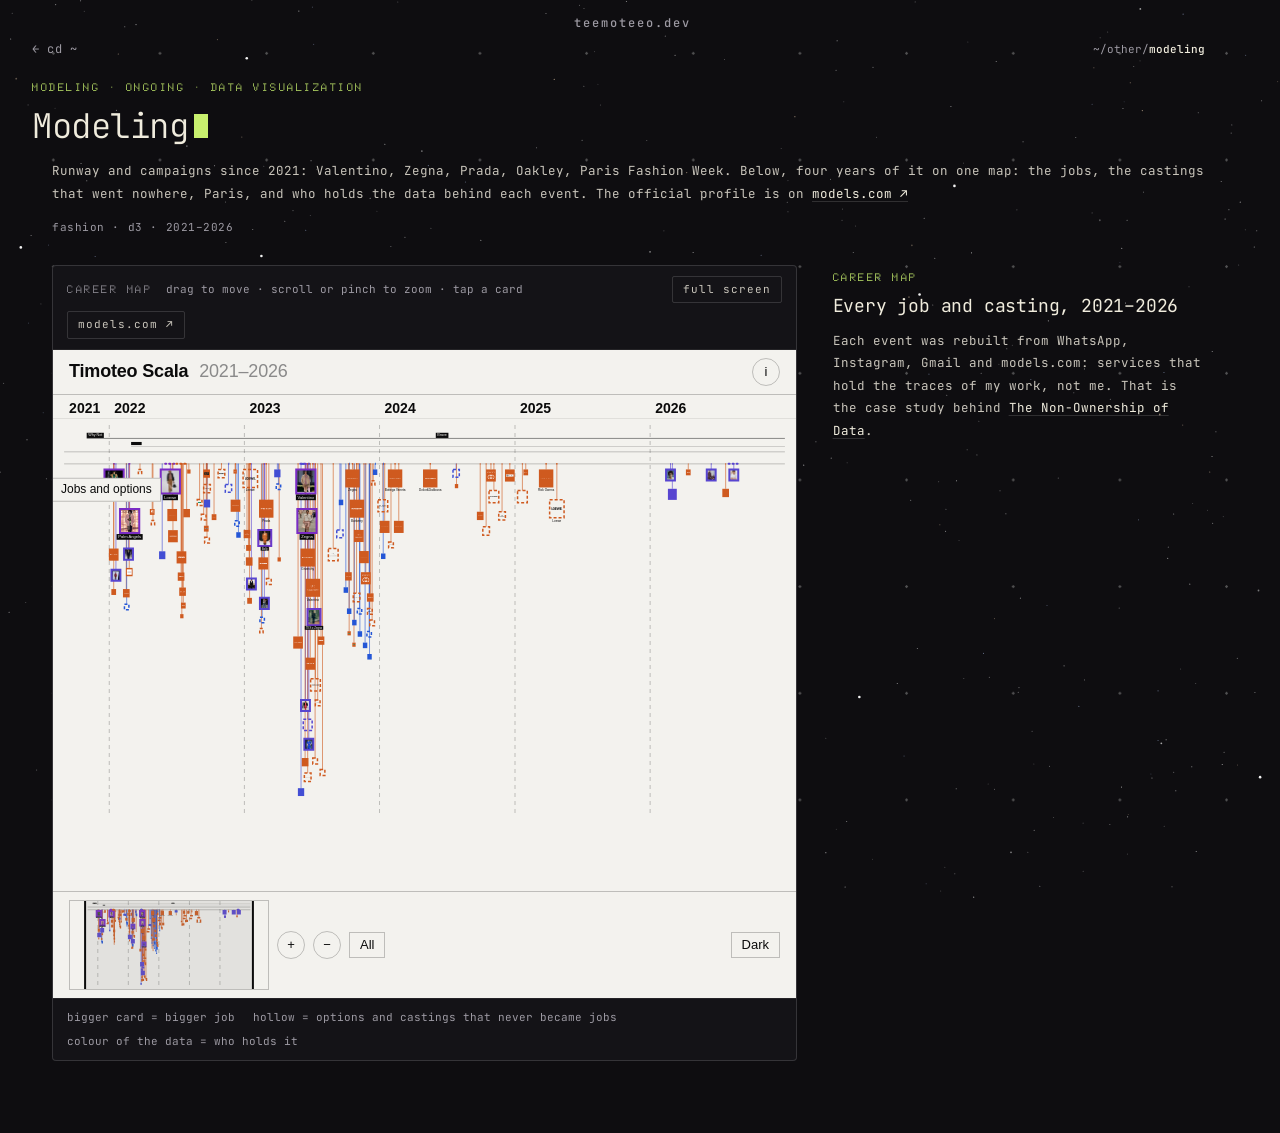
<file: projects/modeling.html>
<!DOCTYPE html>
<html lang="en">
<head>
  <meta charset="UTF-8">
  <meta name="viewport" content="width=device-width, initial-scale=1.0">
  <title>Modeling — Timoteo Costantini Scala</title>
  <meta name="description" content="Runway and campaigns since 2021, plotted on one zoomable map: jobs, castings that went nowhere, Paris, and who holds the data behind each event.">
  <link rel="preconnect" href="https://fonts.googleapis.com">
  <link rel="preconnect" href="https://fonts.gstatic.com" crossorigin>
  <link href="https://fonts.googleapis.com/css2?family=JetBrains+Mono:ital,wght@0,300;0,400;0,500;0,600;1,300&family=Doto:wght@800&display=swap" rel="stylesheet">
  <script>try { if (localStorage.getItem('theme') === 'light') document.documentElement.dataset.theme = 'light'; } catch (e) {}</script>
  <link rel="stylesheet" href="../css/project.css?v=20261126a">
  <style>
.mm-lead a,.mm-note a{color:var(--fg);text-decoration:underline;text-decoration-color:var(--border2);text-underline-offset:3px}
.mm-lead a:hover,.mm-note a:hover{color:var(--teal)}
.mm-frame{display:block;width:100%;height:clamp(460px,72vh,760px);border:0;background:#111}
.mm-note{margin-top:14px;font-size:12px;line-height:1.8;color:var(--fg-muted)}
.viz-bar a.viz-btn{text-decoration:none}
</style>
</head>
<body>
  <main class="pj">
    <div class="pj-top">
      <a href="../index.html">← cd ~</a>
      <a class="pj-domain" href="../index.html">teemoteeo.dev</a>
      <span class="pj-crumb">~/other/<b>modeling</b></span>
    </div>
    <header class="pj-head">
      <div class="pj-eyebrow">modeling · ongoing · data visualization</div>
      <h1 class="pj-title">Modeling</h1>
      <p class="pj-lead mm-lead">Runway and campaigns since 2021: Valentino, Zegna, Prada, Oakley, Paris Fashion Week. Below, four years of it on one map: the jobs, the castings that went nowhere, Paris, and who holds the data behind each event. The official profile is on <a href="https://models.com/models/timoteo-scala" target="_blank" rel="noopener">models.com&nbsp;↗</a></p>
      <div class="pj-tags"><span>fashion</span><span>d3</span><span>2021–2026</span></div>
    </header>
    <div class="pj-main">
  <div class="pj-left">
    <div class="viz">
      <div class="viz-bar"><span class="viz-label">career map</span><span>drag to move · scroll or pinch to zoom · tap a card</span><span class="grow"></span>
        <a class="viz-btn" href="../map/">full screen</a><a class="viz-btn" href="https://models.com/models/timoteo-scala" target="_blank" rel="noopener">models.com ↗</a></div>
      <div class="viz-stage"><iframe class="mm-frame" src="../map/" title="Modeling career map 2021–2026" loading="lazy" allow="fullscreen"></iframe></div>
      <div class="viz-foot"><span>bigger card = bigger job</span><span>hollow = options and castings that never became jobs</span><span>colour of the data = who holds it</span></div>
    </div>
  </div>
      <aside class="pj-aside"><span class="pj-aside-k">career map</span><h3 class="pj-aside-t">Every job and casting, 2021–2026</h3><p class="mm-note">Each event was rebuilt from WhatsApp, Instagram, Gmail and models.com: services that hold the traces of my work, not me. That is the case study behind <a href="footprint.html">The Non-Ownership of Data</a>.</p></aside>
    </div>
  </main>
  <script src="../js/space.js?v=20261118a"></script>
</body>
</html>
</file>
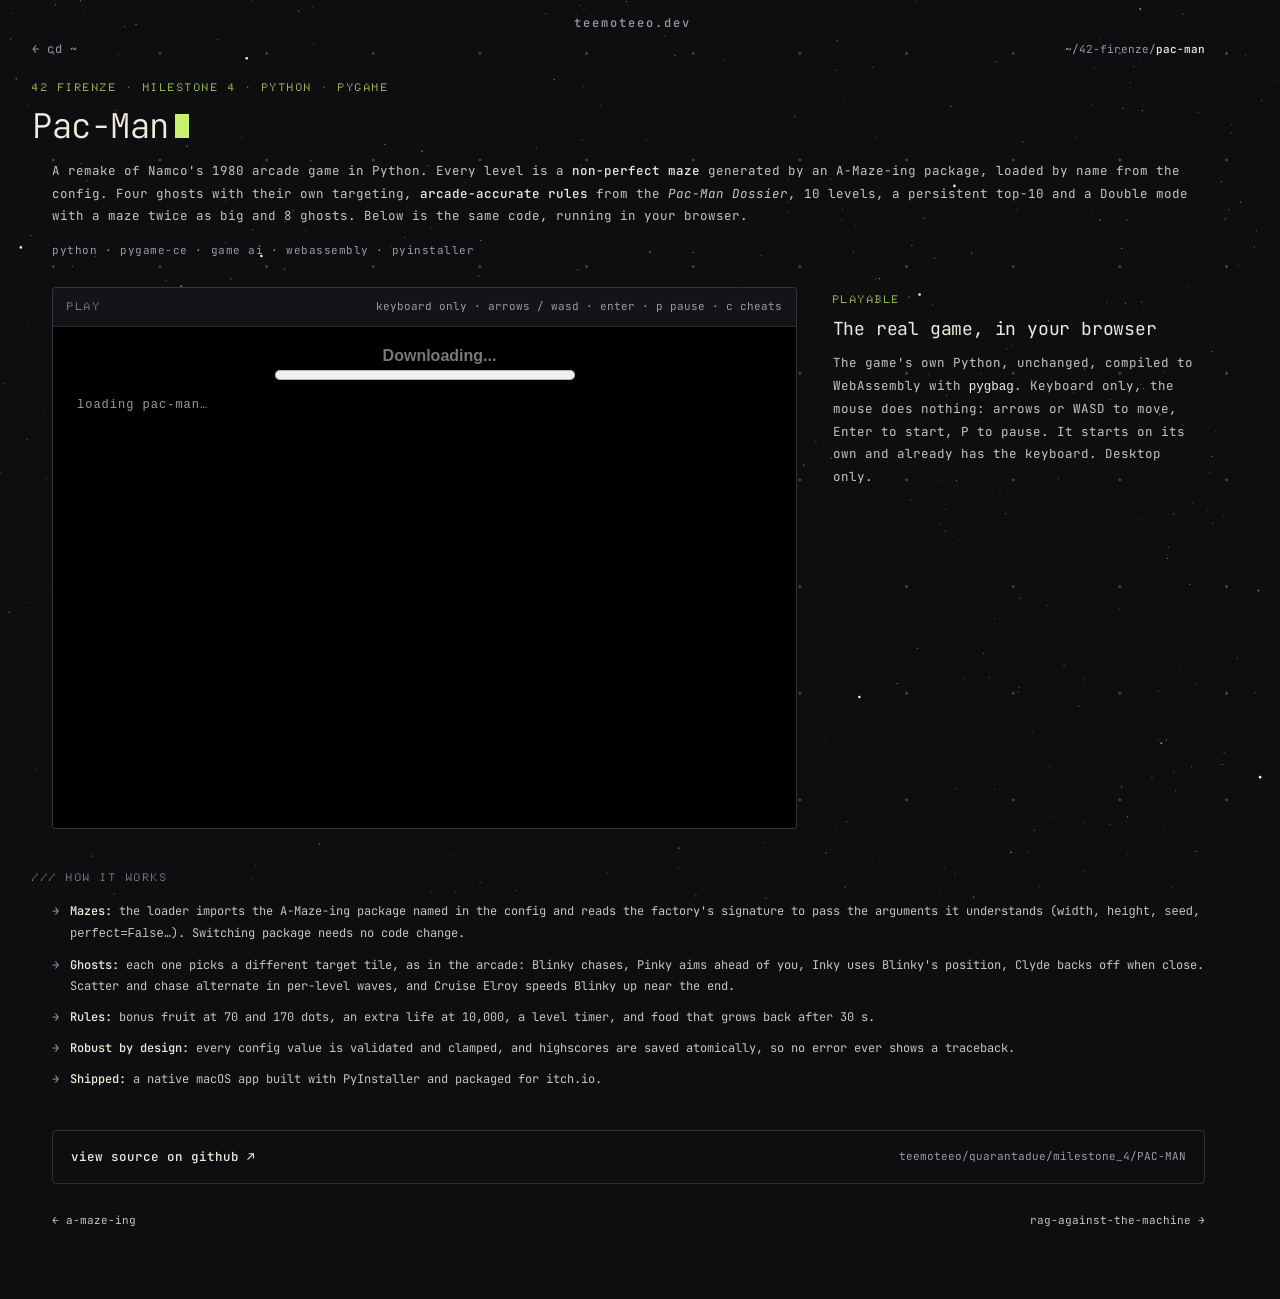
<file: projects/pac-man.html>
<!DOCTYPE html>
<html lang="en">
<head>
  <meta charset="UTF-8">
  <meta name="viewport" content="width=device-width, initial-scale=1.0">
  <title>Pac-Man — Timoteo Costantini Scala</title>
  <meta name="description" content="42 firenze · milestone 4 · python · pygame — project by Timoteo Costantini Scala.">
  <link rel="preconnect" href="https://fonts.googleapis.com">
  <link rel="preconnect" href="https://fonts.gstatic.com" crossorigin>
  <link href="https://fonts.googleapis.com/css2?family=JetBrains+Mono:ital,wght@0,300;0,400;0,500;0,600;1,300&family=Doto:wght@800&display=swap" rel="stylesheet">
  <script>try { if (localStorage.getItem('theme') === 'light') document.documentElement.dataset.theme = 'light'; } catch (e) {}</script>
  <link rel="stylesheet" href="../css/project.css?v=20261126a">
  <style>
.viz-stage iframe{display:block;width:100%;aspect-ratio:1200/810;border:0;background:#000}
</style>
</head>
<body>
  <main class="pj">
    <div class="pj-top">
      <a href="../index.html">← cd ~</a>
      <a class="pj-domain" href="../index.html">teemoteeo.dev</a>
      <span class="pj-crumb">~/42-firenze/<b>pac-man</b></span>
    </div>

    <header class="pj-head">
      <div class="pj-eyebrow">42 firenze · milestone 4 · python · pygame</div>
      <h1 class="pj-title">Pac-Man</h1>
      <p class="pj-lead">A remake of Namco's 1980 arcade game in Python. Every level is a <strong>non-perfect maze</strong> generated by an A-Maze-ing package, loaded by name from the config. Four ghosts with their own targeting, <strong>arcade-accurate rules</strong> from the <em>Pac-Man Dossier</em>, 10 levels, a persistent top-10 and a Double mode with a maze twice as big and 8 ghosts. Below is the same code, running in your browser.</p>
      <div class="pj-tags"><span>python</span><span>pygame-ce</span><span>game ai</span><span>webassembly</span><span>pyinstaller</span></div>
    </header>

    <div class="pj-main">
    <div class="viz">
      <div class="viz-bar"><span class="viz-label">play</span><span class="grow"></span><span style="color:var(--fg-muted)">keyboard only · arrows / wasd · enter · p pause · c cheats</span></div>
      <div class="viz-stage"><iframe id="pm-game" src="pac-man/index.html" title="Pac-Man, playable: keyboard only"></iframe></div>
    </div>
      <aside class="pj-aside"><span class="pj-aside-k">playable</span><h3 class="pj-aside-t">The real game, in your browser</h3><p class="viz-note">The game's own Python, unchanged, compiled to WebAssembly with <code>pygbag</code>. Keyboard only, the mouse does nothing: arrows or WASD to move, Enter to start, P to pause. It starts on its own and already has the keyboard. Desktop only.</p></aside>
    </div>

    <section class="pj-sec">
      <h2>how it works</h2>
      <ul class="pj-points"><li><b>Mazes:</b> the loader imports the A-Maze-ing package named in the config and reads the factory's signature to pass the arguments it understands (<code>width</code>, <code>height</code>, <code>seed</code>, <code>perfect=False</code>…). Switching package needs no code change.</li><li><b>Ghosts:</b> each one picks a different target tile, as in the arcade: Blinky chases, Pinky aims ahead of you, Inky uses Blinky's position, Clyde backs off when close. Scatter and chase alternate in per-level waves, and Cruise Elroy speeds Blinky up near the end.</li><li><b>Rules:</b> bonus fruit at 70 and 170 dots, an extra life at 10,000, a level timer, and food that grows back after 30 s.</li><li><b>Robust by design:</b> every config value is validated and clamped, and highscores are saved atomically, so no error ever shows a traceback.</li><li><b>Shipped:</b> a native macOS app built with PyInstaller and packaged for itch.io.</li></ul>
    </section>

    <a class="pj-repo" href="https://github.com/teemoteeo/quarantadue/tree/main/milestone_4/PAC-MAN" target="_blank" rel="noopener">
      <b>view source on github ↗</b><span>teemoteeo/quarantadue/milestone_4/PAC-MAN</span>
    </a>

    <nav class="pj-nav">
      <a href="a-maze-ing.html">← a-maze-ing</a>
      <a href="rag-against-the-machine.html">rag-against-the-machine →</a>
    </nav>
  </main>
  <script src="../js/space.js?v=20261118a"></script>
  <script>
    // the game takes the keyboard as soon as it loads: no click needed before the arrows work
    (function () {
      const f = document.getElementById('pm-game');
      f.addEventListener('load', () => { try { f.contentWindow.focus(); } catch (e) {} });
    })();
  </script>
</body>
</html>
</file>
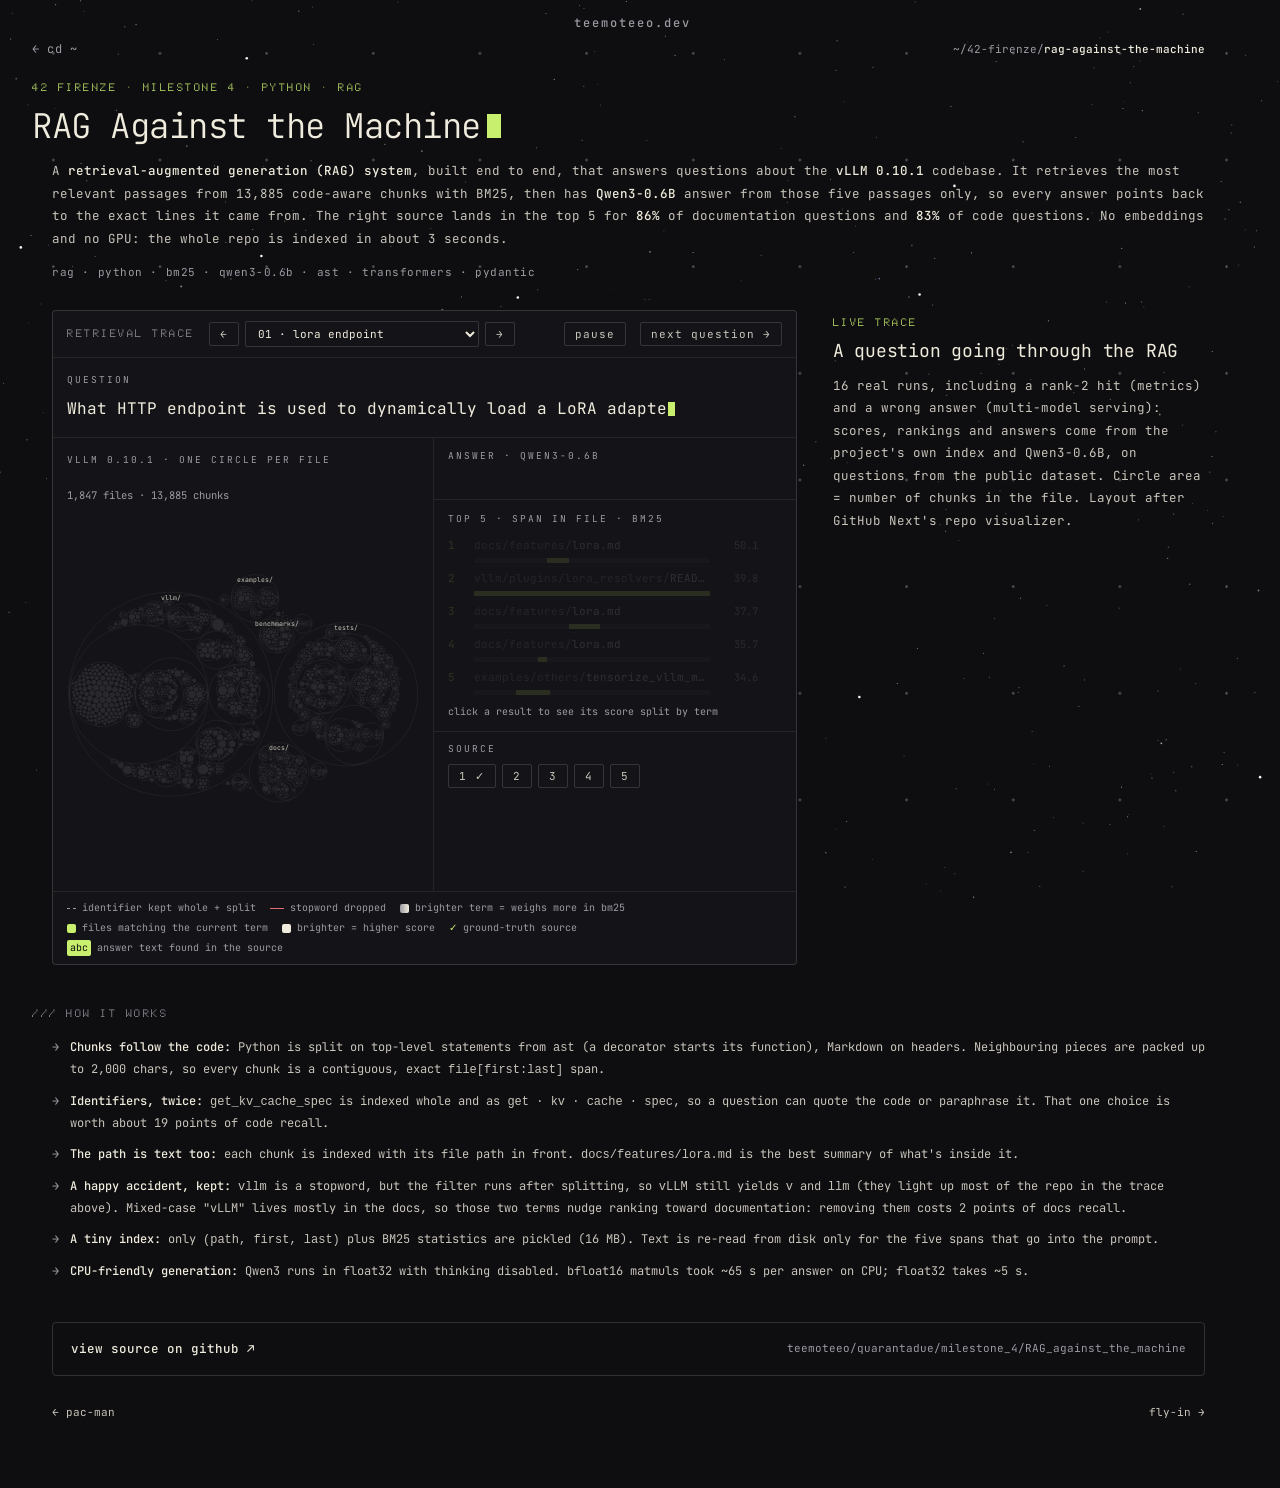
<file: projects/rag-against-the-machine.html>
<!DOCTYPE html>
<html lang="en">
<head>
  <meta charset="UTF-8">
  <meta name="viewport" content="width=device-width, initial-scale=1.0">
  <title>RAG Against the Machine — Timoteo Costantini Scala</title>
  <meta name="description" content="42 firenze · milestone 4 · python · rag — project by Timoteo Costantini Scala.">
  <link rel="preconnect" href="https://fonts.googleapis.com">
  <link rel="preconnect" href="https://fonts.gstatic.com" crossorigin>
  <link href="https://fonts.googleapis.com/css2?family=JetBrains+Mono:ital,wght@0,300;0,400;0,500;0,600;1,300&family=Doto:wght@800&display=swap" rel="stylesheet">
  <script>try { if (localStorage.getItem('theme') === 'light') document.documentElement.dataset.theme = 'light'; } catch (e) {}</script>
  <link rel="stylesheet" href="../css/project.css?v=20261126a">
  <style>
.rag>div{min-width:0}
.rag-h{display:block;font-size:9.5px;letter-spacing:2px;text-transform:uppercase;color:var(--fg-muted);margin-bottom:8px}
.rag-q{padding:14px;border-bottom:1px solid var(--border)}
.rag-text{font-size:16px;color:var(--fg);min-height:26px;line-height:1.75}
.qw{border-radius:2px;transition:color .35s,opacity .35s,background-color .15s,text-decoration-color .35s}
.qw.split{text-decoration:underline dashed;text-decoration-color:var(--fg-muted);text-underline-offset:5px;text-decoration-thickness:1px}
.struck .qw.stop{opacity:.3;text-decoration:line-through;text-decoration-color:var(--red)}
.qw.done{color:color-mix(in srgb,var(--fg) calc(var(--w,1)*100%),var(--fg-muted))}
.qw.fire{color:var(--on-lime);background:var(--lime);text-decoration-color:var(--on-lime)}
.caret{display:inline-block;width:7px;height:14px;background:var(--teal);vertical-align:-2px;margin-left:1px;animation:blink 1s step-end infinite}
.rag-mid{display:grid;grid-template-columns:minmax(0,1.05fr) minmax(0,1fr)}
.rag-map{padding:14px;position:relative;display:flex;flex-direction:column}
.rag-right{border-left:1px solid var(--border);align-self:stretch}
.rag-chead{display:flex;justify-content:space-between;gap:12px;align-items:baseline;flex-wrap:wrap}
#rag-count{font-size:10.5px;color:var(--fg-muted);margin-bottom:8px}
#rag-count b{color:var(--fg);font-weight:500} #rag-count b.t{color:var(--teal)}
#rag-pack{display:block;width:100%;max-width:380px;height:auto;margin:auto}   /* compact: the panel fits one screen */
#rag-pack .lf{transition:fill-opacity .35s,fill .35s}
#rag-pack .dl text{fill:var(--fg-dim);font:11px 'JetBrains Mono',monospace;pointer-events:none}
#rag-pack .ring{opacity:0;transition:opacity .4s;transition-delay:calc(var(--i)*150ms)}
#rag-pack.ranked .ring{opacity:1}
#rag-pack .ring circle{fill:none;stroke:var(--lime);stroke-width:1.4}
#rag-pack .ring text{fill:var(--teal);font:500 11px 'JetBrains Mono',monospace}
.rag-tip{position:absolute;pointer-events:none;background:var(--surface);border:1px solid var(--border2);padding:3px 7px;font-size:10.5px;color:var(--fg);border-radius:2px;max-width:320px;word-break:break-all;z-index:3}
.rag-right{display:flex;flex-direction:column;min-width:0}
.rag-top{padding:11px 14px}
#rag-ansp{padding:10px 14px;border-bottom:1px solid var(--border);min-height:62px}
.rag-top{display:flex;flex-direction:column}
.rag-src{padding:9px 14px;border-top:1px solid var(--border)}
.rag-foot{gap:4px 14px;font-size:10px;padding:8px 14px}
.viz-auto{all:unset;font-size:10.5px;color:var(--fg-muted);cursor:pointer;white-space:nowrap}
.viz-auto:hover{color:var(--teal)}
.viz-auto:empty{display:none}
.qsel{display:inline-flex;gap:6px;align-items:center;min-width:0}
.viz-sel{font-family:inherit;font-size:11px;color:var(--fg);background:var(--bg2);border:1px solid var(--border2);border-radius:2px;padding:4px 8px;max-width:260px;min-width:0;cursor:pointer;color-scheme:dark}
.viz-sel:hover{border-color:var(--fg-muted)}
.viz-sel:focus-visible,.viz-btn:focus-visible{outline:1px solid var(--teal);outline-offset:2px}
.rr{border-bottom:1px solid var(--border);opacity:.12;transition:opacity .3s;transition-delay:calc(var(--i)*150ms)}
.rr:last-child{border-bottom:0}
#rag-list.on .rr{opacity:1}
.rr-head{all:unset;box-sizing:border-box;width:100%;display:grid;grid-template-columns:16px minmax(0,1fr) 38px 14px;gap:10px;align-items:start;padding:3px 0;cursor:pointer}
.rr-head:focus-visible{outline:1px solid var(--teal);outline-offset:2px}
.rr-head:hover .rp{color:var(--teal)}
.rk{font-size:11px;color:var(--teal);font-weight:500;line-height:16px}
.rm{min-width:0;display:block}
.rp{display:block;font-size:11px;color:var(--fg);white-space:nowrap;overflow:hidden;text-overflow:ellipsis;line-height:16px}
.rp span{color:var(--fg-muted)}
.rf{display:block;position:relative;height:5px;background:var(--border2);border-radius:1px;margin-top:5px}
.rf i{position:absolute;top:0;bottom:0;background:var(--lime);min-width:2px}
.rs{font-size:10.5px;color:var(--fg-dim);text-align:right;line-height:16px;font-variant-numeric:tabular-nums}
.gt{font-size:12px;color:var(--teal);opacity:0;transition:opacity .4s;line-height:16px}
#rag-list.gt-on .rr.hit .gt{opacity:1}
.rx{display:none;padding:2px 0 12px 26px}
.rr.open .rx{display:block}
.rr.open .rk::after{content:''}
.xb{display:flex;height:10px;background:var(--surface);border-radius:1px;overflow:hidden}
.xb i{display:block;height:100%;border-right:1px solid var(--bg2)}
.xl{display:flex;flex-wrap:wrap;gap:4px 12px;margin-top:8px;font-size:10.5px;color:var(--fg-dim)}
.xl i{display:inline-block;width:8px;height:8px;border-radius:1px;margin-right:5px}
.xl em{font-style:normal;color:var(--fg-muted);font-variant-numeric:tabular-nums}
.rag-hint{font-size:10px;color:var(--fg-muted);margin-top:6px}
#rag-out{font-size:12.5px;line-height:1.65;color:var(--fg);white-space:pre-wrap;word-break:break-word}
#rag-out code{color:var(--on-lime);background:var(--lime);padding:0 4px;border-radius:2px}
#rag-out code.blk{display:block;padding:6px 8px;margin:4px 0;background:var(--surface);color:var(--fg-dim);font-size:11px;white-space:pre-wrap}
#rag-out sup{color:var(--teal);font-size:9px;margin-left:2px}
#rag-out b{font-weight:500}
.rag-tabs{display:flex;gap:6px;flex-wrap:wrap;margin-bottom:8px}
#rag-srcp{font-size:10.5px;color:var(--fg-dim);margin-bottom:6px;word-break:break-all;min-height:16px}
#rag-src{font-family:inherit;font-size:11px;line-height:1.6;color:var(--fg-muted);white-space:pre-wrap;word-break:break-word;height:64px;overflow:auto;margin:0}   /* compact: it scrolls */
#rag-src,#rag-out,#rag-list{scrollbar-width:thin;scrollbar-color:var(--teal) transparent}
#rag-src,#rag-out{padding-right:10px}
#rag-src::-webkit-scrollbar,#rag-out::-webkit-scrollbar,#rag-list::-webkit-scrollbar{width:3px;height:3px}
#rag-src::-webkit-scrollbar-track,#rag-out::-webkit-scrollbar-track,#rag-list::-webkit-scrollbar-track{background:var(--border)}
#rag-src::-webkit-scrollbar-thumb,#rag-out::-webkit-scrollbar-thumb,#rag-list::-webkit-scrollbar-thumb{background:var(--teal)}
#rag-src mark.t{background:none;color:var(--fg);border-bottom:1px solid var(--teal)}
#rag-src mark.a{background:var(--lime);color:var(--on-lime);border-radius:2px;padding:0 2px}
.lg .ln{width:14px;height:0;border-top:1px solid var(--red);border-radius:0}
@media(max-width:760px){.rag-mid{grid-template-columns:1fr}.rag-map{position:relative;border-bottom:1px solid var(--border)}.rag-right{border-left:0}.viz-sel{font-size:12px;padding:8px;flex:1}.qsel{flex:1 1 100%}.rr-head{grid-template-columns:14px minmax(0,1fr) 34px 12px;gap:8px}.rx{padding-left:22px}}
</style>
</head>
<body>
  <main class="pj">
    <div class="pj-top">
      <a href="../index.html">← cd ~</a>
      <a class="pj-domain" href="../index.html">teemoteeo.dev</a>
      <span class="pj-crumb">~/42-firenze/<b>rag-against-the-machine</b></span>
    </div>

    <header class="pj-head">
      <div class="pj-eyebrow">42 firenze · milestone 4 · python · rag</div>
      <h1 class="pj-title">RAG Against the Machine</h1>
      <p class="pj-lead">A <strong>retrieval-augmented generation (RAG) system</strong>, built end to end, that answers questions about the <strong>vLLM 0.10.1</strong> codebase. It retrieves the most relevant passages from 13,885 code-aware chunks with BM25, then has <strong>Qwen3-0.6B</strong> answer from those five passages only, so every answer points back to the exact lines it came from. The right source lands in the top 5 for <strong>86%</strong> of documentation questions and <strong>83%</strong> of code questions. No embeddings and no GPU: the whole repo is indexed in about 3 seconds.</p>
      <div class="pj-tags"><span>rag</span><span>python</span><span>bm25</span><span>qwen3-0.6b</span><span>ast</span><span>transformers</span><span>pydantic</span></div>
    </header>

    <div class="pj-main">
    <div class="viz">
      <div class="viz-bar"><span class="viz-label">retrieval trace</span><span class="qsel"><button id="viz-prev" class="viz-btn" aria-label="previous question">←</button><select id="viz-sel" class="viz-sel" aria-label="question"></select><button id="viz-next" class="viz-btn" aria-label="next question">→</button></span><span class="grow"></span>
        <button id="viz-auto" class="viz-auto" type="button"></button><button id="viz-play" class="viz-btn">pause</button><button id="viz-skip" class="viz-btn">next question →</button></div>
      <div class="viz-stage rag">
        <div class="rag-q"><span class="rag-h">question</span><div id="rag-text" class="rag-text"></div></div>
        <div class="rag-mid">
          <div class="rag-map">
            <div class="rag-chead"><span class="rag-h">vllm 0.10.1 · one circle per file</span><span id="rag-count"></span></div>
            <svg id="rag-pack" role="img" aria-label="The vLLM repository as nested circles, lit by BM25 score"></svg>
            <div id="rag-tip" class="rag-tip" hidden></div>
          </div>
          <div class="rag-right">
            <div id="rag-ansp"><span class="rag-h">answer · qwen3-0.6b</span><div id="rag-out"></div></div>
            <div class="rag-top"><span class="rag-h">top 5 · span in file · bm25</span><div id="rag-list"></div>
              <div class="rag-hint">click a result to see its score split by term</div></div>
            <div class="rag-src"><span class="rag-h">source</span><div class="rag-tabs" id="rag-tabs"></div><div id="rag-srcp"></div><pre id="rag-src"></pre></div>
          </div>
        </div>
      </div>
      <div class="viz-foot rag-foot">
        <span class="lg"><i style="height:0;border-radius:0;border-top:1px dashed var(--fg-muted)"></i>identifier kept whole + split</span>
        <span class="lg"><i class="ln"></i>stopword dropped</span>
        <span class="lg"><i style="background:linear-gradient(90deg,var(--fg-muted),var(--fg))"></i>brighter term = weighs more in bm25</span>
        <span class="lg"><i style="background:var(--lime)"></i>files matching the current term</span>
        <span class="lg"><i style="background:var(--fg)"></i>brighter = higher score</span>
        <span class="lg"><span style="color:var(--teal)">✓</span>ground-truth source</span>
        <span class="lg"><mark style="background:var(--lime);color:var(--on-lime);padding:0 3px;border-radius:2px;font-size:10px">abc</mark>answer text found in the source</span>
      </div>
    </div>
      <aside class="pj-aside"><span class="pj-aside-k">live trace</span><h3 class="pj-aside-t">A question going through the RAG</h3><p class="viz-note">16 real runs, including a rank-2 hit (metrics) and a wrong answer (multi-model serving): scores, rankings and answers come from the project's own index and Qwen3-0.6B, on questions from the public dataset. Circle area = number of chunks in the file. Layout after GitHub Next's repo visualizer.</p></aside>
    </div>

    <section class="pj-sec">
      <h2>how it works</h2>
      <ul class="pj-points">
        <li><b>Chunks follow the code:</b> Python is split on top-level statements from <code>ast</code> (a decorator starts its function), Markdown on headers. Neighbouring pieces are packed up to 2,000 chars, so every chunk is a contiguous, exact <code>file[first:last]</code> span.</li>
        <li><b>Identifiers, twice:</b> <code>get_kv_cache_spec</code> is indexed whole and as <code>get · kv · cache · spec</code>, so a question can quote the code or paraphrase it. That one choice is worth about 19 points of code recall.</li>
        <li><b>The path is text too:</b> each chunk is indexed with its file path in front. <code>docs/features/lora.md</code> is the best summary of what's inside it.</li>
        <li><b>A happy accident, kept:</b> <code>vllm</code> is a stopword, but the filter runs after splitting, so <code>vLLM</code> still yields <code>v</code> and <code>llm</code> (they light up most of the repo in the trace above). Mixed-case "vLLM" lives mostly in the docs, so those two terms nudge ranking toward documentation: removing them costs 2 points of docs recall.</li>
        <li><b>A tiny index:</b> only <code>(path, first, last)</code> plus BM25 statistics are pickled (16 MB). Text is re-read from disk only for the five spans that go into the prompt.</li>
        <li><b>CPU-friendly generation:</b> Qwen3 runs in float32 with thinking disabled. bfloat16 matmuls took ~65 s per answer on CPU; float32 takes ~5 s.</li>
      </ul>
    </section>

    <a class="pj-repo" href="https://github.com/teemoteeo/quarantadue/tree/main/milestone_4/RAG_against_the_machine" target="_blank" rel="noopener">
      <b>view source on github ↗</b><span>teemoteeo/quarantadue/milestone_4/RAG_against_the_machine</span>
    </a>

    <nav class="pj-nav">
      <a href="pac-man.html">← pac-man</a>
      <a href="fly-in.html">fly-in →</a>
    </nav>
  </main>

  <script src="../js/projects/common.js?v=20261120d"></script>
  <script src="../js/projects/data/rag.js?v=20260930c"></script>
  <script src="../js/projects/rag.js?v=20261120f"></script>
  
  <script src="../js/space.js?v=20261118a"></script>
</body>
</html>
</file>
<file: map/story.css>
/* story.html — black canvas, white ink, color only for importance and options. */
:root {
  --font: "Helvetica Neue", Helvetica, Arial, sans-serif;
  --bg: #000; --ink: #fff; --ink-2: #b9b9b9; --muted: #777;
  --grid: rgba(255, 255, 255, .22); --grid-2: rgba(255, 255, 255, .09);
  --imp-1: #3d72f2; --imp-2: #626ff5; --imp-3: #7f6bf6; --imp-4: #9a65f5; --imp-5: #b25ef2;
  --opt: #e8743b; --ink-invert: 1;
  color-scheme: dark;
}
:root[data-theme="light"] {
  --bg: #f3f2ee; --ink: #0b0b0b; --ink-2: #4a4a4a; --muted: #8a8a8a;
  --grid: rgba(0, 0, 0, .22); --grid-2: rgba(0, 0, 0, .08);
  --imp-1: #2456d6; --imp-2: #424ed4; --imp-3: #5845d0; --imp-4: #6a3acb; --imp-5: #7a2cc4;
  --opt: #cf5a1f; --ink-invert: 0;
  color-scheme: light;
}

* { box-sizing: border-box; }
html, body { height: 100%; margin: 0; }
body { display: grid; grid-template-rows: auto 1fr auto; background: var(--bg); color: var(--ink); font: 13px/1.3 var(--font); overflow: hidden; }
button { font: inherit; color: var(--ink); background: none; border: 1px solid var(--grid); padding: 4px 10px; cursor: pointer; }
button:hover, button:focus-visible { border-color: var(--ink); outline: none; }
button.round { width: 28px; height: 28px; padding: 0; border-radius: 50%; }

.bar { display: flex; align-items: center; gap: 8px; padding: 8px 16px; border-color: var(--grid); }
.bar.top { justify-content: space-between; border-bottom: 1px solid var(--grid); }
.bar.bottom { border-top: 1px solid var(--grid); }
h1 { font-size: 18px; font-weight: 600; letter-spacing: -0.01em; margin: 0; }
h1 span { font-weight: 400; color: var(--muted); margin-left: 6px; }
#theme { margin-left: auto; }

/* ---- map ---- */
#map { position: relative; overflow: hidden; }
#map-svg { display: block; width: 100%; height: 100%; touch-action: none; cursor: grab; font-family: var(--font); }
#map-svg:active { cursor: grabbing; }
#years { position: absolute; inset: 0 0 auto; height: 24px; background: var(--bg); border-bottom: 1px solid var(--grid-2); pointer-events: none; }
#years .tick { position: absolute; left: 0; top: 0; padding: 4px 0 0 5px; white-space: nowrap; }
#years .tick.y { font-size: 14px; font-weight: 600; }
#years .tick.m { font-size: 10px; color: var(--muted); padding-top: 7px; text-transform: uppercase; letter-spacing: .06em; }
#lane-names { position: absolute; top: 26px; left: 0; pointer-events: none; }
.lane-name { position: absolute; left: 0; top: 0; white-space: nowrap; padding: 3px 8px; background: var(--bg); font-size: 12px; border: 1px solid var(--grid); border-left: 0; }

/* ---- world ---- */
#map-svg line { vector-effect: non-scaling-stroke; }
.gy { stroke: var(--grid); stroke-dasharray: 4 4; }
.gm { stroke: var(--grid-2); stroke-dasharray: 1 4; display: none; }
.show-months .gm { display: inline; }
.gl { stroke: var(--grid); }
.box { fill: var(--ink); }
.box-text { fill: var(--bg); font-weight: 500; }
.title { fill: var(--ink); }
.detail { fill: var(--ink-2); }

.ag-main { fill: var(--ink); }
.ag-sec { fill: var(--ink-2); }

.spine { stroke: var(--grid); }
.card { cursor: pointer; outline: none; }
.leader { stroke: var(--c); stroke-opacity: .6; }
.card .tick { fill: var(--c); }
.card .face { fill: var(--c); }
.card.uncertain .face { fill: none; stroke: var(--c); stroke-width: 1.5; stroke-dasharray: 3 2; vector-effect: non-scaling-stroke; }
.card .logo { pointer-events: none; }
.card .logo img { display: block; width: 100%; height: 100%; object-fit: contain; filter: brightness(0) invert(1); }
/* hollow card: logo in ink color (white on dark, black on light) */
.card.uncertain .logo img { filter: brightness(0) invert(var(--ink-invert)) opacity(.75); }
/* logos on their own opaque background keep their colors */
.card .logo.raw img { filter: none; }
.card .frame { fill: none; stroke: var(--c); stroke-width: 2; vector-effect: non-scaling-stroke; }
.card .range-span { stroke: var(--c); stroke-width: 2; }
.card .month-span { stroke: var(--c); stroke-width: 2; stroke-dasharray: 1 3; stroke-linecap: round; }
.card:focus-visible .face, .card:hover .face { stroke: var(--ink); stroke-width: 2; vector-effect: non-scaling-stroke; }


/* ---- bottom bar ---- */
#mini { width: 200px; border: 1px solid var(--grid); background: var(--bg); cursor: crosshair; touch-action: none; }
#mini .lens { fill: rgba(127, 127, 127, .15); stroke: var(--ink); stroke-width: 2px; vector-effect: non-scaling-stroke; }

/* ---- stage: right half of the map (bottom half on phones): a show's video, or a job's photos ---- */
#stage { position: absolute; top: 25px; right: 0; bottom: 0; width: 50%; display: flex; align-items: center; justify-content: center;
  background: color-mix(in srgb, var(--bg) 85%, transparent); pointer-events: none; animation: stage-in .3s ease-out; }
#stage[hidden] { display: none; }
#stage video { max-width: 88%; max-height: 88%; background: #000; pointer-events: auto; }
#stage img { display: none; max-width: 80%; max-height: 82%; object-fit: contain; pointer-events: auto; touch-action: pan-y; user-select: none; }
#stage.photos { background: color-mix(in srgb, var(--bg) 96%, transparent); }
#stage.photos video { display: none; }
#stage.photos img { display: block; }
#stage-prev, #stage-next, #stage-count { display: none; }
#stage.photos #stage-prev, #stage.photos #stage-next { display: block; position: absolute; top: 50%; translate: 0 -50%; pointer-events: auto;
  width: 36px; height: 36px; font-size: 20px; line-height: 1; background: var(--bg); }
#stage-prev { left: 3%; } #stage-next { right: 3%; }
#stage.photos #stage-prev[hidden], #stage.photos #stage-next[hidden] { display: none; }
#stage.photos #stage-count { display: block; position: absolute; bottom: 3%; left: 0; right: 0; margin: 0; text-align: center; font-size: 12px; color: var(--ink-2); font-variant-numeric: tabular-nums; }
@keyframes stage-in { from { opacity: 0; } }
@media (max-width: 699px) { #stage { top: 50%; width: 100%; } }

/* ---- info ---- */
#info { position: fixed; top: 52px; right: 12px; width: min(320px, calc(100vw - 24px)); padding: 14px 16px; background: var(--bg); border: 1px solid var(--ink); z-index: 5; }
#info p { margin: 0 0 10px; color: var(--ink-2); }
#info .nums { color: var(--ink); font-size: 14px; }
#info ul { list-style: none; margin: 0 0 12px; padding: 0; display: grid; gap: 6px; }
#info li { display: flex; align-items: center; gap: 8px; }
.ramp { display: inline-flex; align-items: flex-end; gap: 2px; flex: none; }
.ramp i { display: block; background: var(--imp-1); width: 4px; height: 5px; }
.ramp i:nth-child(2) { background: var(--imp-2); width: 6px; height: 7px; }
.ramp i:nth-child(3) { background: var(--imp-3); width: 8px; height: 10px; }
.ramp i:nth-child(4) { background: var(--imp-4); width: 10px; height: 12px; }
.ramp i:nth-child(5) { background: var(--imp-5); width: 12px; height: 15px; }
.key { width: 12px; height: 15px; flex: none; }
.key.opt { background: var(--opt); }
.key.hollow { border: 1.5px dashed var(--imp-3); }
.key.dots { height: 2px; background: radial-gradient(circle, var(--ink) .9px, transparent 1px) 0 50% / 4px 2px repeat-x; }

@media (max-width: 520px) {
  .bar { padding: 6px 10px; gap: 6px; }
  #mini { width: 120px; }
  #zoom-fit { display: none; }
}
</file>
<file: css/project.css>
@import './base.css?v=20261120v12';

/* project pages render immediately: no boot gate */
body { min-height: 100vh; }
html { scrollbar-gutter: stable; }   /* come la home (css/cube.css): stessi bordi anche con la scrollbar */
/* same horizontal space as the home (css/layout.css): left-aligned, headings on the sidebar's left edge
   (32px; 24px under 1280), content --hang further in, right edge where the home's main column ends
   (sidebar 300 + main max 1180, minus its 60px padding; 260 / 32px under 1280; 20px under 900) */
.pj {
  max-width: 1480px;
  margin: 0;
  padding: 40px 60px 72px calc(32px + var(--hang, 20px));
}
@media (max-width: 1279px) { .pj { max-width: 1440px; padding: 40px 32px 72px calc(24px + var(--hang, 20px)); } }
@media (max-width: 900px) { .pj { padding: 32px 20px 64px calc(20px + var(--hang, 20px)); } }
/* spatial hierarchy: navigation, eyebrow, title and section headings sit on the outer edge,
   everything they introduce (lead, tags, demo, text) is indented by --hang. A fixed step, not
   the old window-dependent one that at some widths was a few px and looked like a mistake. */
.pj { --hang: 20px; }
.pj-head .pj-eyebrow, .pj-head .pj-title { margin-left: calc(-1 * var(--hang)); }
.pj-top { margin-left: calc(-1 * var(--hang)); }   /* "← cd ~" in line with the titles */
.pj-sec h2 { margin-left: calc(-1 * var(--hang)); }
.pj-top {
  display: flex; justify-content: space-between; align-items: baseline; gap: 16px;
  font-size: 11px; color: var(--fg-muted);
}
/* the domain at the very top of the page, centred, above back link and path (same spot as the home) */
.pj-top a.pj-domain {
  position: absolute; top: 14px; left: 50%; transform: translateX(-50%);
  font-weight: 500; letter-spacing: 2px; white-space: nowrap;
}
@media (max-width: 700px) { .pj-top a.pj-domain { top: 4px; font-size: 11px; } }
/* navigation, not content: quiet, so the title is the first thing you read */
.pj-top a { color: var(--fg-muted); text-decoration: none; font-size: 12px; letter-spacing: .5px; transition: color .2s; }
.pj-top a:hover { color: var(--teal); }
.pj-crumb { min-width: 0; white-space: nowrap; overflow: hidden; text-overflow: ellipsis; }
.pj-crumb b { color: var(--fg); font-weight: 500; }

.pj-head { margin: 20px 0 28px; }
.pj-eyebrow {
  font-size: 11px; letter-spacing: 2px; text-transform: uppercase;
  color: var(--teal); margin-bottom: 10px;   /* same voice as the cards on the home */
}
.pj-title {
  font-size: clamp(26px, 3.4vw, 34px); font-weight: 300; letter-spacing: -.5px;
  line-height: 1.1; color: var(--fg);
}
/* a block as tall as the capitals, sitting on the baseline: the █ glyph hung below the letters */
.pj-title::after { content: ''; display: inline-block; width: .42em; height: .7em; margin-left: 6px; background: var(--teal); animation: blink 1s step-end infinite; vertical-align: baseline; }
.pj-lead {
  margin-top: 16px; max-width: none;
  font-size: 12.5px; line-height: 1.8; color: var(--fg-dim);
}
.pj-lead strong { color: var(--fg); font-weight: 500; }
.pj-tags { display: flex; flex-wrap: wrap; gap: 4px 8px; margin-top: 14px; }
/* tags as a quiet line, like the project rows on the home: boxes competed with the lead */
.pj-tags span { font-size: 11px; letter-spacing: .5px; color: var(--fg-muted); }
.pj-tags span:not(:last-child)::after { content: ' ·'; }

/* visualization panel */
.viz {
  border: 1px solid var(--border2); border-radius: 4px;
  background: var(--bg2); overflow: hidden;
}
.viz-bar {
  display: flex; flex-wrap: wrap; align-items: center; gap: 8px 14px;
  padding: 10px 14px; border-bottom: 1px solid var(--border);
  font-size: 11px; color: var(--fg-muted);
}
.viz-bar .grow { flex: 1; }
.viz-label { letter-spacing: 1.5px; text-transform: uppercase; font-size: 11px; }
.viz-btn {
  font-family: inherit; font-size: 11px; letter-spacing: 1px; text-transform: lowercase;
  background: transparent; color: var(--fg-dim);
  border: 1px solid var(--border2); border-radius: 2px;
  padding: 4px 10px; cursor: pointer;
}
.viz-btn:hover { color: var(--fg); border-color: var(--fg-muted); }
.viz-btn.on { color: var(--bg); background: var(--teal); border-color: var(--teal); }
.viz-stage { position: relative; }
.viz-stage canvas, .viz-stage svg { display: block; width: 100%; height: auto; }
.viz-foot {
  display: flex; flex-wrap: wrap; gap: 6px 18px;
  padding: 10px 14px; border-top: 1px solid var(--border);
  font-size: 11px; color: var(--fg-muted);
}
.lg { display: inline-flex; align-items: center; gap: 6px; }
.lg i { width: 9px; height: 9px; border-radius: 2px; display: inline-block; }
.viz-note { margin-top: 10px; font-size: 11px; color: var(--fg-muted); }
.viz-note code { color: var(--fg-dim); }

.range { accent-color: var(--teal); width: 140px; }

/* sections */
.pj-sec { margin-top: 40px; }
.pj-sec h2 {
  font-size: 11px; font-weight: 400; letter-spacing: 2.5px; text-transform: uppercase;
  color: var(--fg-muted); margin-bottom: 14px;
}
.pj-sec h2::before { content: '/// '; }
.pj-points { list-style: none; display: grid; gap: 10px; }
.pj-points li { font-size: 12px; line-height: 1.75; color: var(--fg-dim); padding-left: 18px; position: relative; }
.pj-points li::before { content: '→'; position: absolute; left: 0; color: var(--fg-muted); }
.pj-points b { color: var(--fg); font-weight: 500; }

.pj-repo {
  display: flex; justify-content: space-between; align-items: center; gap: 12px;
  margin-top: 40px; padding: 16px 18px;
  border: 1px solid var(--border2); border-radius: 4px;
  color: var(--fg); text-decoration: none; font-size: 12.5px;
  transition: border-color .15s, background .15s;
}
.pj-repo span { color: var(--fg-muted); font-size: 11px; overflow-wrap: anywhere; }
.pj-repo:hover { border-color: var(--teal); background: var(--surface); }
.pj-repo:hover b { color: var(--teal); }
.pj-repo b { font-weight: 500; white-space: nowrap; }

.pj-nav {
  display: flex; justify-content: space-between; gap: 12px; margin-top: 28px;
  font-size: 11px;
}
.pj-nav a { color: var(--fg-dim); text-decoration: none; }
.pj-nav a:hover { color: var(--teal); }

@media (max-width: 700px) {
  .pj { padding: 24px 18px 56px; --hang: 0px; }
  /* i controlli a 10.5px erano illeggibili e difficili da centrare col dito */
  .viz-bar { gap: 8px 10px; padding: 10px 12px; }
  .viz-btn { font-size: 11.5px; padding: 8px 12px; min-height: 36px; }
  .viz-label { font-size: 11px; }
  .pj-head { margin: 16px 0 22px; }
  .pj-repo { flex-direction: column; align-items: flex-start; }
}

/* like fly-in: the demo spans from the title on the left to the breadcrumb on the right */

/* ===== LIGHT THEME (js/theme.js, set in <head> from localStorage) =====
   the demo panels follow the theme too (variables + js/projects/common.js); only the
   things that are pictures of something else stay dark: the Mac in BUSY, the Pac-Man game, the career map */

/* ===== main demo (2/3) + what you are looking at (1/3) =====
   static grid: the page loads at its final size, nothing resizes after load */
.pj-main { display: grid; grid-template-columns: minmax(0, 2fr) minmax(0, 1fr); gap: 0 36px; align-items: start; margin-top: 24px; }
.pj-main > .viz, .pj-left > .viz { margin: 0 !important; }
.pj-left { min-width: 0; }
.pj-aside { position: sticky; top: 24px; padding-top: 4px; }
.pj-aside-k {
  display: block; font-family: 'Doto', 'JetBrains Mono', monospace; font-weight: 800;
  font-size: 11px; letter-spacing: 1.5px; text-transform: uppercase; color: var(--teal);
}
.pj-aside-t { font-size: 18px; font-weight: 400; line-height: 1.3; letter-spacing: -.2px; color: var(--fg); margin: 8px 0 12px; }
.pj-aside .viz-note, .pj-aside .mm-note { margin: 0 !important; font-size: 12.5px; line-height: 1.8; color: var(--fg-dim); }
.pj-aside .viz-note code { color: var(--fg); }
@media (max-width: 1000px) {
  .pj-main { grid-template-columns: minmax(0, 1fr); }
  .pj-aside { position: static; padding-top: 16px; }
}
</file>
